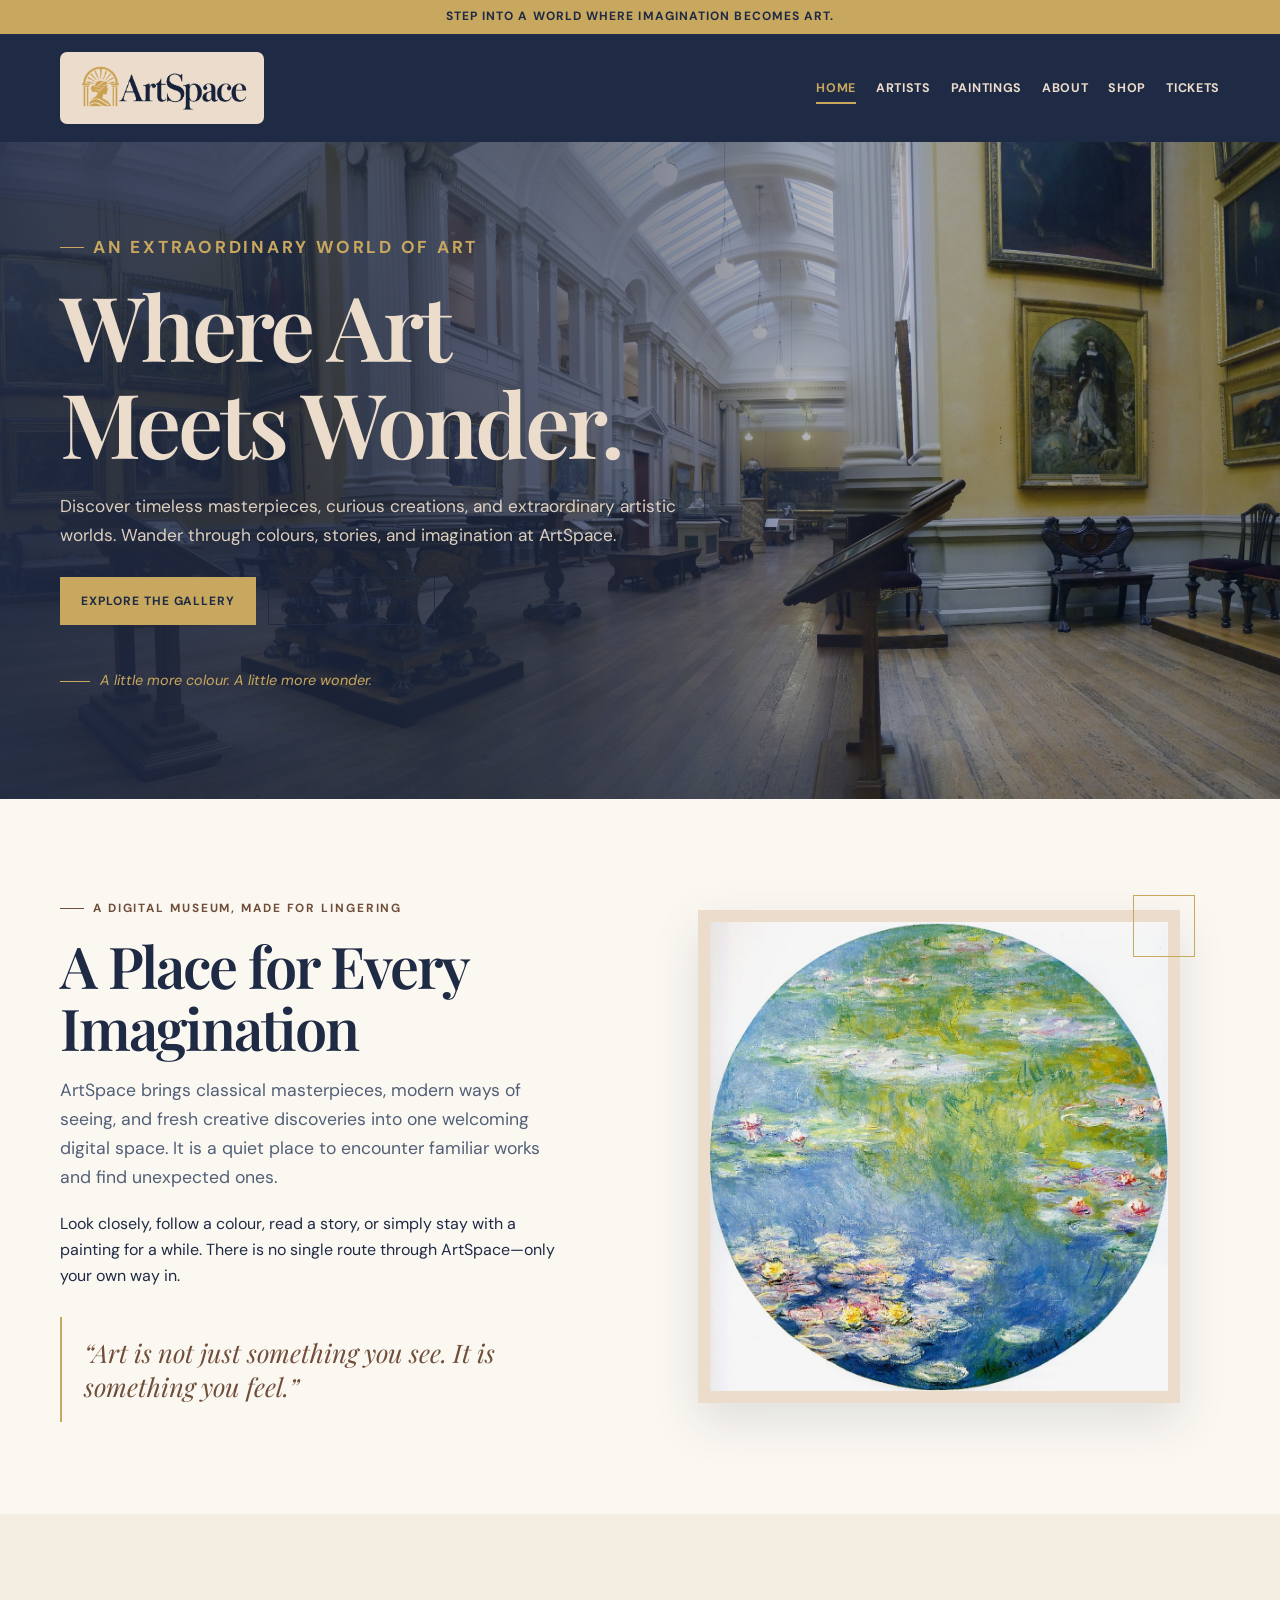
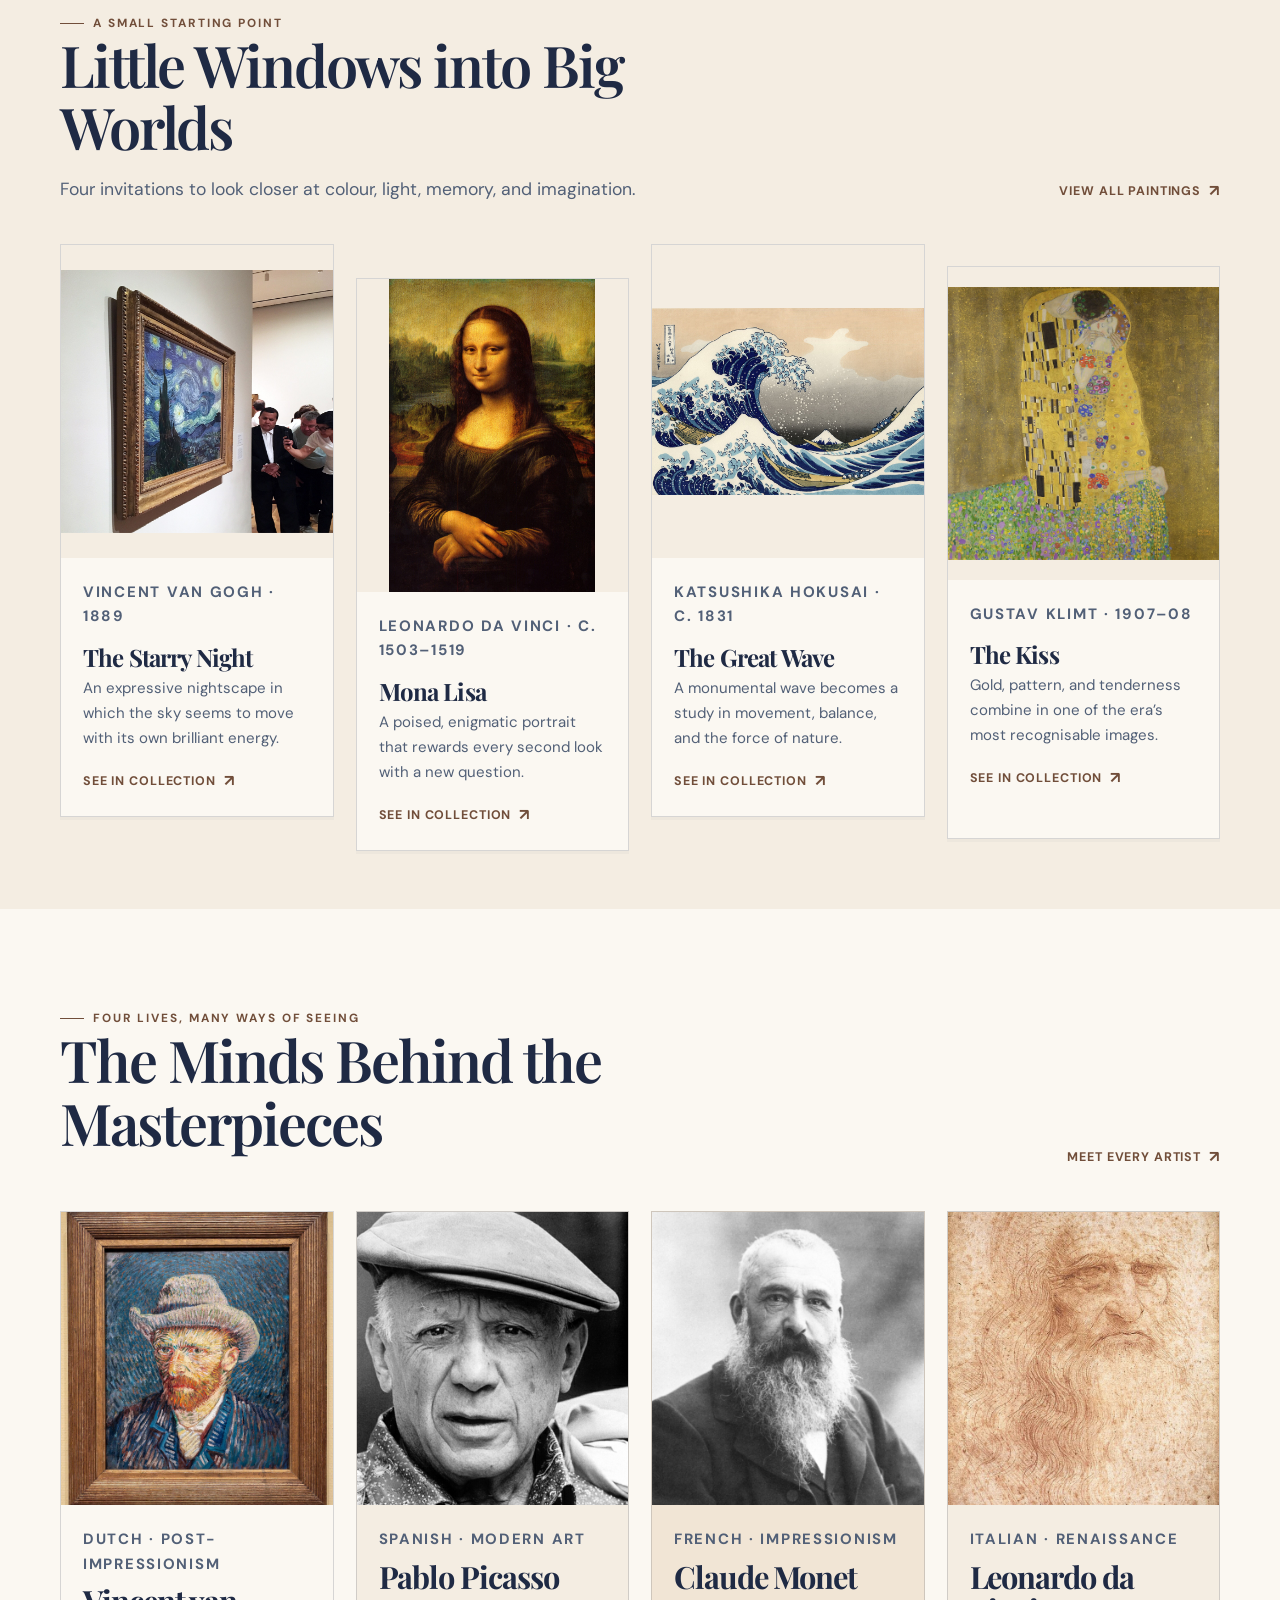
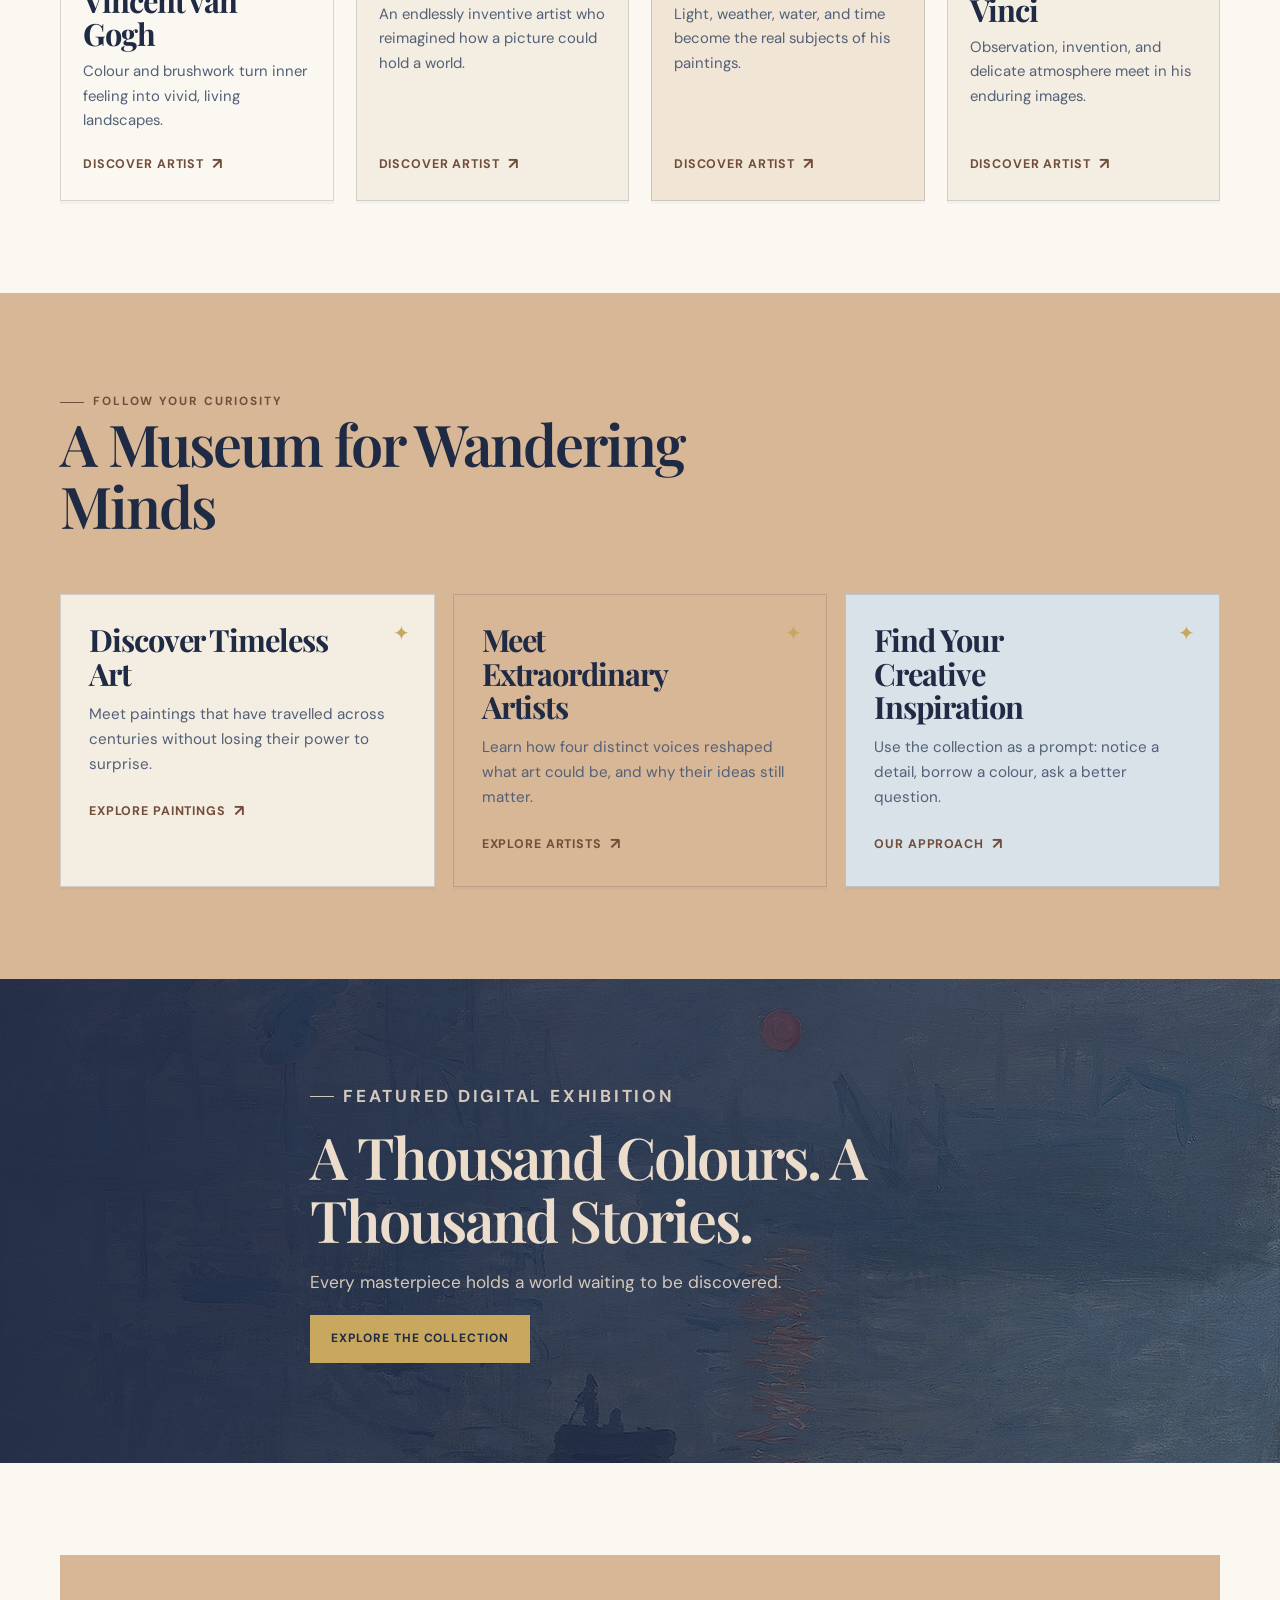
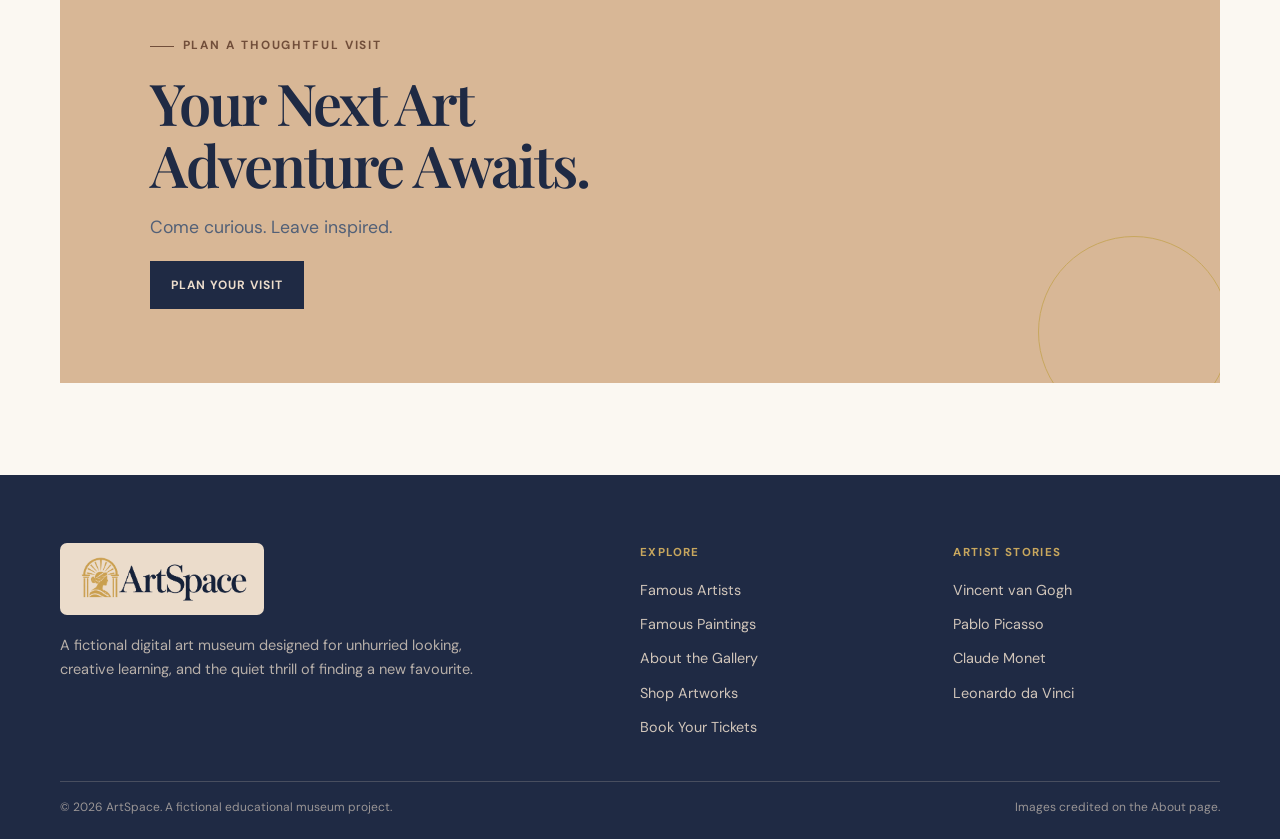
<file: index.html>
<!doctype html>
<html lang="en">
<head>
  <meta charset="utf-8">
  <meta name="viewport" content="width=device-width, initial-scale=1">
  <meta name="description" content="ArtSpace is a fictional digital museum for curious visitors, timeless masterpieces, and creative discovery.">
  <title>ArtSpace | Where Art Meets Wonder</title>
  <link rel="stylesheet" href="style.css">
</head>
<body>
  <div class="announcement">Step into a world where imagination becomes art.</div>
  <header class="site-header">
    <div class="wrap nav-shell">
      <a class="brand" href="index.html" aria-label="ArtSpace home">
        <img class="brand-logo" src="images/artspace-logo-v2.png" alt="ArtSpace Digital Art Gallery">
      </a>
      <nav class="site-nav" aria-label="Primary navigation">
        <a href="index.html" aria-current="page">Home</a>
        <a href="artists.html">Artists</a>
        <a href="paintings.html">Paintings</a>
        <a href="about.html">About</a>
        <a href="shop.html">Shop</a>
        <a href="tickets.html">Tickets</a>
      </nav>
    </div>
  </header>

  <main class="page-main">
    <section class="hero" aria-labelledby="hero-title">
      <div class="hero-media"><img src="images/gallery-hero.jpg" alt="Sunlit historic art gallery with golden walls, framed paintings, columns, and a glass roof"></div>
      <div class="wrap hero-content">
        <div class="hero-copy">
          <p class="eyebrow">An extraordinary world of art</p>
          <h1 id="hero-title">Where Art<br>Meets Wonder.</h1>
          <p>Discover timeless masterpieces, curious creations, and extraordinary artistic worlds. Wander through colours, stories, and imagination at ArtSpace.</p>
          <div class="hero-actions">
            <a class="button button--gold" href="paintings.html">Explore the gallery</a>
            <a class="button button--outline" href="artists.html">Meet the artists</a>
          </div>
          <p class="hero-note">A little more colour. A little more wonder.</p>
        </div>
      </div>
    </section>

    <section class="section" aria-labelledby="imagination-title">
      <div class="wrap split">
        <div>
          <p class="eyebrow">A digital museum, made for lingering</p>
          <h2 id="imagination-title">A Place for Every Imagination</h2>
          <p class="lead">ArtSpace brings classical masterpieces, modern ways of seeing, and fresh creative discoveries into one welcoming digital space. It is a quiet place to encounter familiar works and find unexpected ones.</p>
          <p>Look closely, follow a colour, read a story, or simply stay with a painting for a while. There is no single route through ArtSpace—only your own way in.</p>
          <p class="pull-quote">“Art is not just something you see. It is something you feel.”</p>
        </div>
        <figure class="image-frame image-frame--art">
          <img src="images/paintings/water-lilies.jpg" loading="lazy" alt="Claude Monet's Water Lilies painting, with blue water and pale blossoms">
        </figure>
      </div>
    </section>

    <section class="section section--paper" aria-labelledby="windows-title">
      <div class="wrap">
        <div class="section-head">
          <div>
            <p class="eyebrow">A small starting point</p>
            <h2 id="windows-title">Little Windows into Big Worlds</h2>
            <p class="lead">Four invitations to look closer at colour, light, memory, and imagination.</p>
          </div>
          <a class="text-link" href="paintings.html">View all paintings</a>
        </div>
        <div class="collection-grid">
          <article class="art-card">
            <div class="art-media"><img src="images/paintings/starry-night.jpg" loading="lazy" alt="The Starry Night by Vincent van Gogh, a swirling blue night sky over a village"></div>
            <div class="art-body"><p class="art-meta">Vincent van Gogh · 1889</p><h3>The Starry Night</h3><p>An expressive nightscape in which the sky seems to move with its own brilliant energy.</p><a class="text-link" href="paintings.html#modern">See in collection</a></div>
          </article>
          <article class="art-card">
            <div class="art-media"><img src="images/paintings/mona-lisa.jpg" loading="lazy" alt="Leonardo da Vinci's Mona Lisa portrait"></div>
            <div class="art-body"><p class="art-meta">Leonardo da Vinci · c. 1503–1519</p><h3>Mona Lisa</h3><p>A poised, enigmatic portrait that rewards every second look with a new question.</p><a class="text-link" href="paintings.html#classical">See in collection</a></div>
          </article>
          <article class="art-card">
            <div class="art-media"><img src="images/paintings/great-wave.jpg" loading="lazy" alt="The Great Wave off Kanagawa by Katsushika Hokusai, with a foaming wave above boats"></div>
            <div class="art-body"><p class="art-meta">Katsushika Hokusai · c. 1831</p><h3>The Great Wave</h3><p>A monumental wave becomes a study in movement, balance, and the force of nature.</p><a class="text-link" href="paintings.html#classical">See in collection</a></div>
          </article>
          <article class="art-card">
            <div class="art-media"><img src="images/paintings/kiss.jpg" loading="lazy" alt="The Kiss by Gustav Klimt, a couple embraced in a gold patterned composition"></div>
            <div class="art-body"><p class="art-meta">Gustav Klimt · 1907–08</p><h3>The Kiss</h3><p>Gold, pattern, and tenderness combine in one of the era’s most recognisable images.</p><a class="text-link" href="paintings.html#modern">See in collection</a></div>
          </article>
        </div>
      </div>
    </section>

    <section class="section" aria-labelledby="minds-title">
      <div class="wrap">
        <div class="section-head">
          <div>
            <p class="eyebrow">Four lives, many ways of seeing</p>
            <h2 id="minds-title">The Minds Behind the Masterpieces</h2>
          </div>
          <a class="text-link" href="artists.html">Meet every artist</a>
        </div>
        <div class="artist-grid">
          <article class="artist-card"><img src="images/van-gogh.jpg" loading="lazy" alt="Vincent van Gogh's Self-Portrait with Grey Felt Hat"><div class="artist-body"><p class="card-kicker">Dutch · Post-Impressionism</p><h3>Vincent van Gogh</h3><p>Colour and brushwork turn inner feeling into vivid, living landscapes.</p><a class="text-link" href="artist-van-gogh.html">Discover artist</a></div></article>
          <article class="artist-card"><img src="images/picasso.jpg" loading="lazy" alt="Black-and-white portrait photograph of Pablo Picasso wearing a cap"><div class="artist-body"><p class="card-kicker">Spanish · Modern art</p><h3>Pablo Picasso</h3><p>An endlessly inventive artist who reimagined how a picture could hold a world.</p><a class="text-link" href="artist-picasso.html">Discover artist</a></div></article>
          <article class="artist-card"><img src="images/monet.jpg" loading="lazy" alt="Portrait photograph of Claude Monet with a long white beard"><div class="artist-body"><p class="card-kicker">French · Impressionism</p><h3>Claude Monet</h3><p>Light, weather, water, and time become the real subjects of his paintings.</p><a class="text-link" href="artist-monet.html">Discover artist</a></div></article>
          <article class="artist-card"><img src="images/da-vinci.jpg" loading="lazy" alt="Leonardo da Vinci's red chalk self-portrait drawing"><div class="artist-body"><p class="card-kicker">Italian · Renaissance</p><h3>Leonardo da Vinci</h3><p>Observation, invention, and delicate atmosphere meet in his enduring images.</p><a class="text-link" href="artist-da-vinci.html">Discover artist</a></div></article>
        </div>
      </div>
    </section>

    <section class="section section--tan" aria-labelledby="highlights-title">
      <div class="wrap">
        <div class="section-head"><div><p class="eyebrow">Follow your curiosity</p><h2 id="highlights-title">A Museum for Wandering Minds</h2></div></div>
        <div class="highlight-grid">
          <article class="info-card"><h3>Discover Timeless Art</h3><p>Meet paintings that have travelled across centuries without losing their power to surprise.</p><a class="text-link" href="paintings.html">Explore paintings</a></article>
          <article class="info-card"><h3>Meet Extraordinary Artists</h3><p>Learn how four distinct voices reshaped what art could be, and why their ideas still matter.</p><a class="text-link" href="artists.html">Explore artists</a></article>
          <article class="info-card"><h3>Find Your Creative Inspiration</h3><p>Use the collection as a prompt: notice a detail, borrow a colour, ask a better question.</p><a class="text-link" href="about.html">Our approach</a></article>
        </div>
      </div>
    </section>

    <section class="exhibition" aria-labelledby="exhibition-title">
      <img src="images/paintings/impression-sunrise.jpg" loading="lazy" alt="Claude Monet's Impression, Sunrise, with a red sun over a misty harbour">
      <div class="wrap exhibition-copy"><p class="eyebrow">Featured digital exhibition</p><h2 id="exhibition-title">A Thousand Colours. A Thousand Stories.</h2><p>Every masterpiece holds a world waiting to be discovered.</p><a class="button button--gold" href="paintings.html">Explore the collection</a></div>
    </section>

    <section class="section" aria-labelledby="visit-title">
      <div class="wrap visit-cta"><p class="eyebrow">Plan a thoughtful visit</p><h2 id="visit-title">Your Next Art Adventure Awaits.</h2><p class="lead">Come curious. Leave inspired.</p><a class="button" href="tickets.html">Plan your visit</a></div>
    </section>
  </main>

  <footer class="site-footer">
    <div class="wrap footer-top">
      <div><a class="brand footer-brand" href="index.html"><img class="brand-logo" src="images/artspace-logo-v2.png" alt="ArtSpace Digital Art Gallery"></a><p class="footer-copy">A fictional digital art museum designed for unhurried looking, creative learning, and the quiet thrill of finding a new favourite.</p></div>
      <div><p class="footer-title">Explore</p><ul class="footer-links"><li><a href="artists.html">Famous Artists</a></li><li><a href="paintings.html">Famous Paintings</a></li><li><a href="about.html">About the Gallery</a></li><li><a href="shop.html">Shop Artworks</a></li><li><a href="tickets.html">Book Your Tickets</a></li></ul></div>
      <div><p class="footer-title">Artist stories</p><ul class="footer-links"><li><a href="artist-van-gogh.html">Vincent van Gogh</a></li><li><a href="artist-picasso.html">Pablo Picasso</a></li><li><a href="artist-monet.html">Claude Monet</a></li><li><a href="artist-da-vinci.html">Leonardo da Vinci</a></li></ul></div>
    </div>
    <div class="wrap footer-bottom"><span>© 2026 ArtSpace. A fictional educational museum project.</span><span>Images credited on the About page.</span></div>
  </footer>
</body>
</html>
</file>
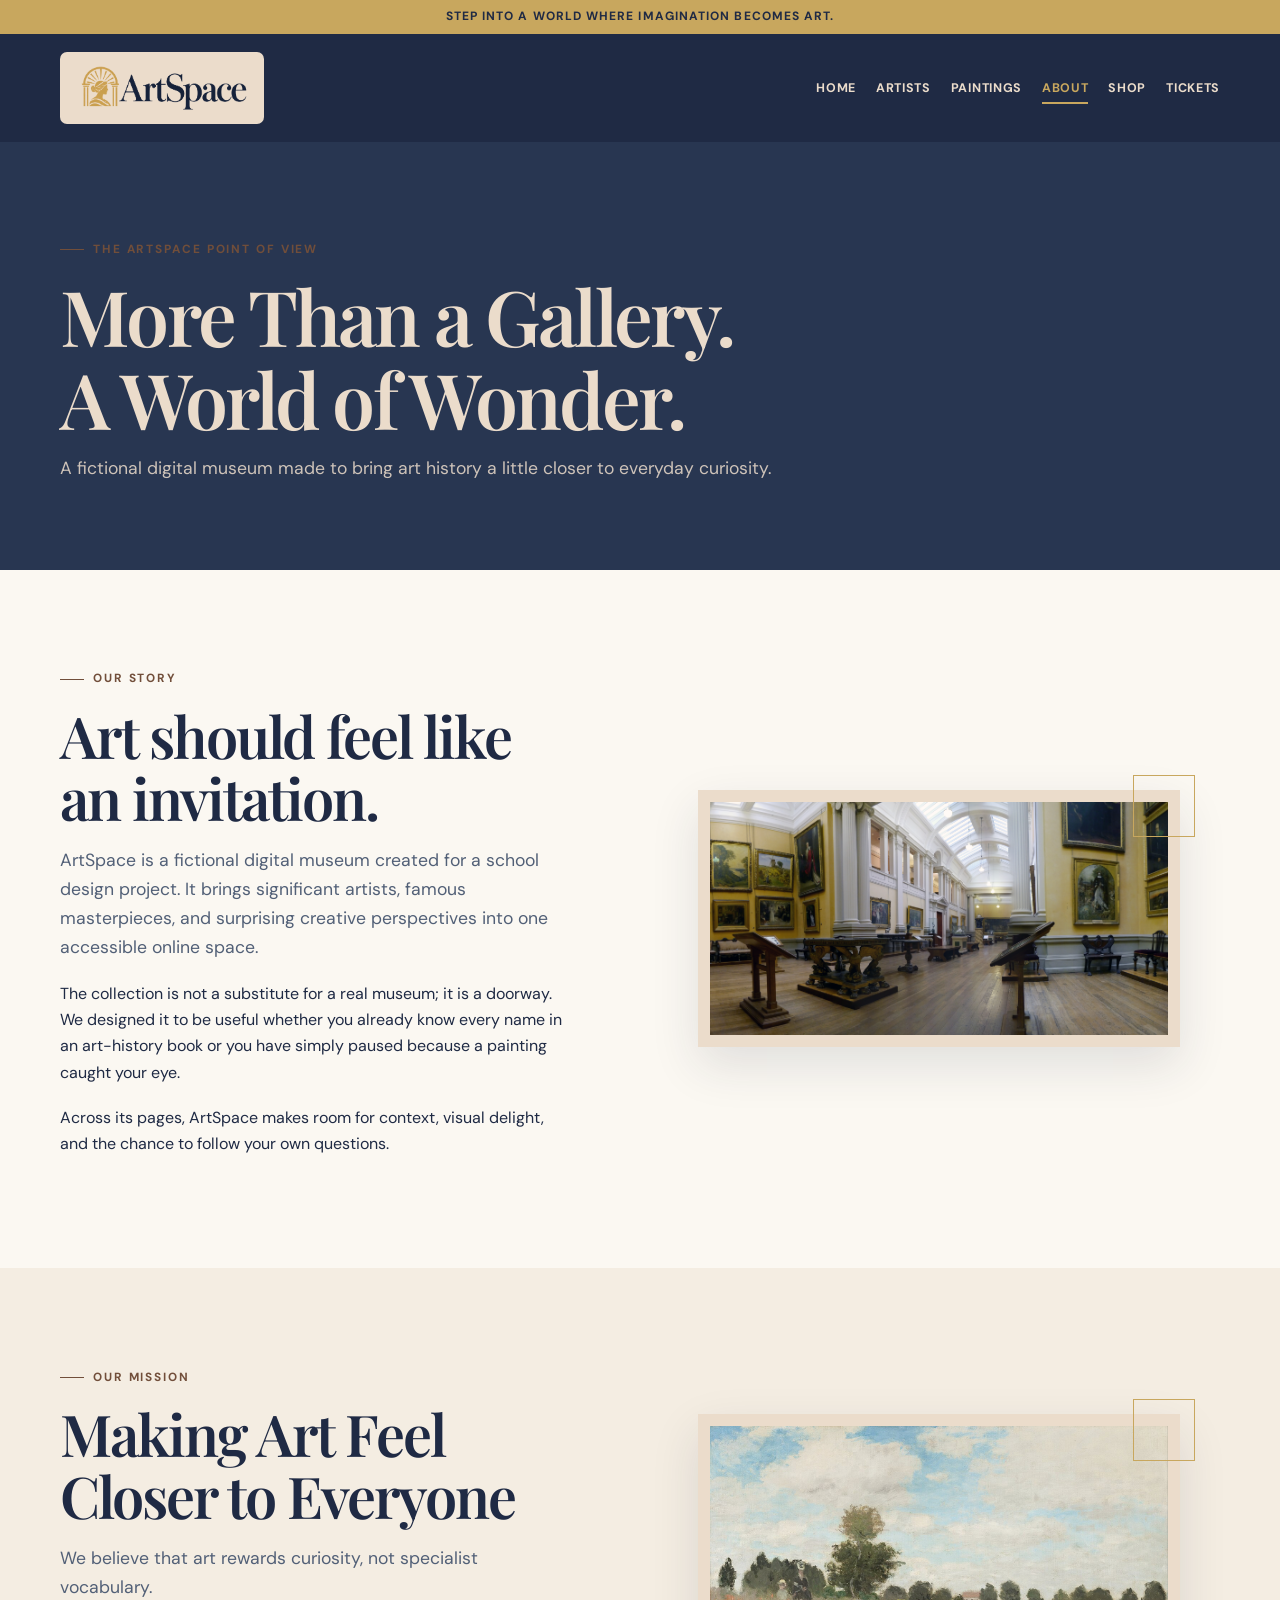
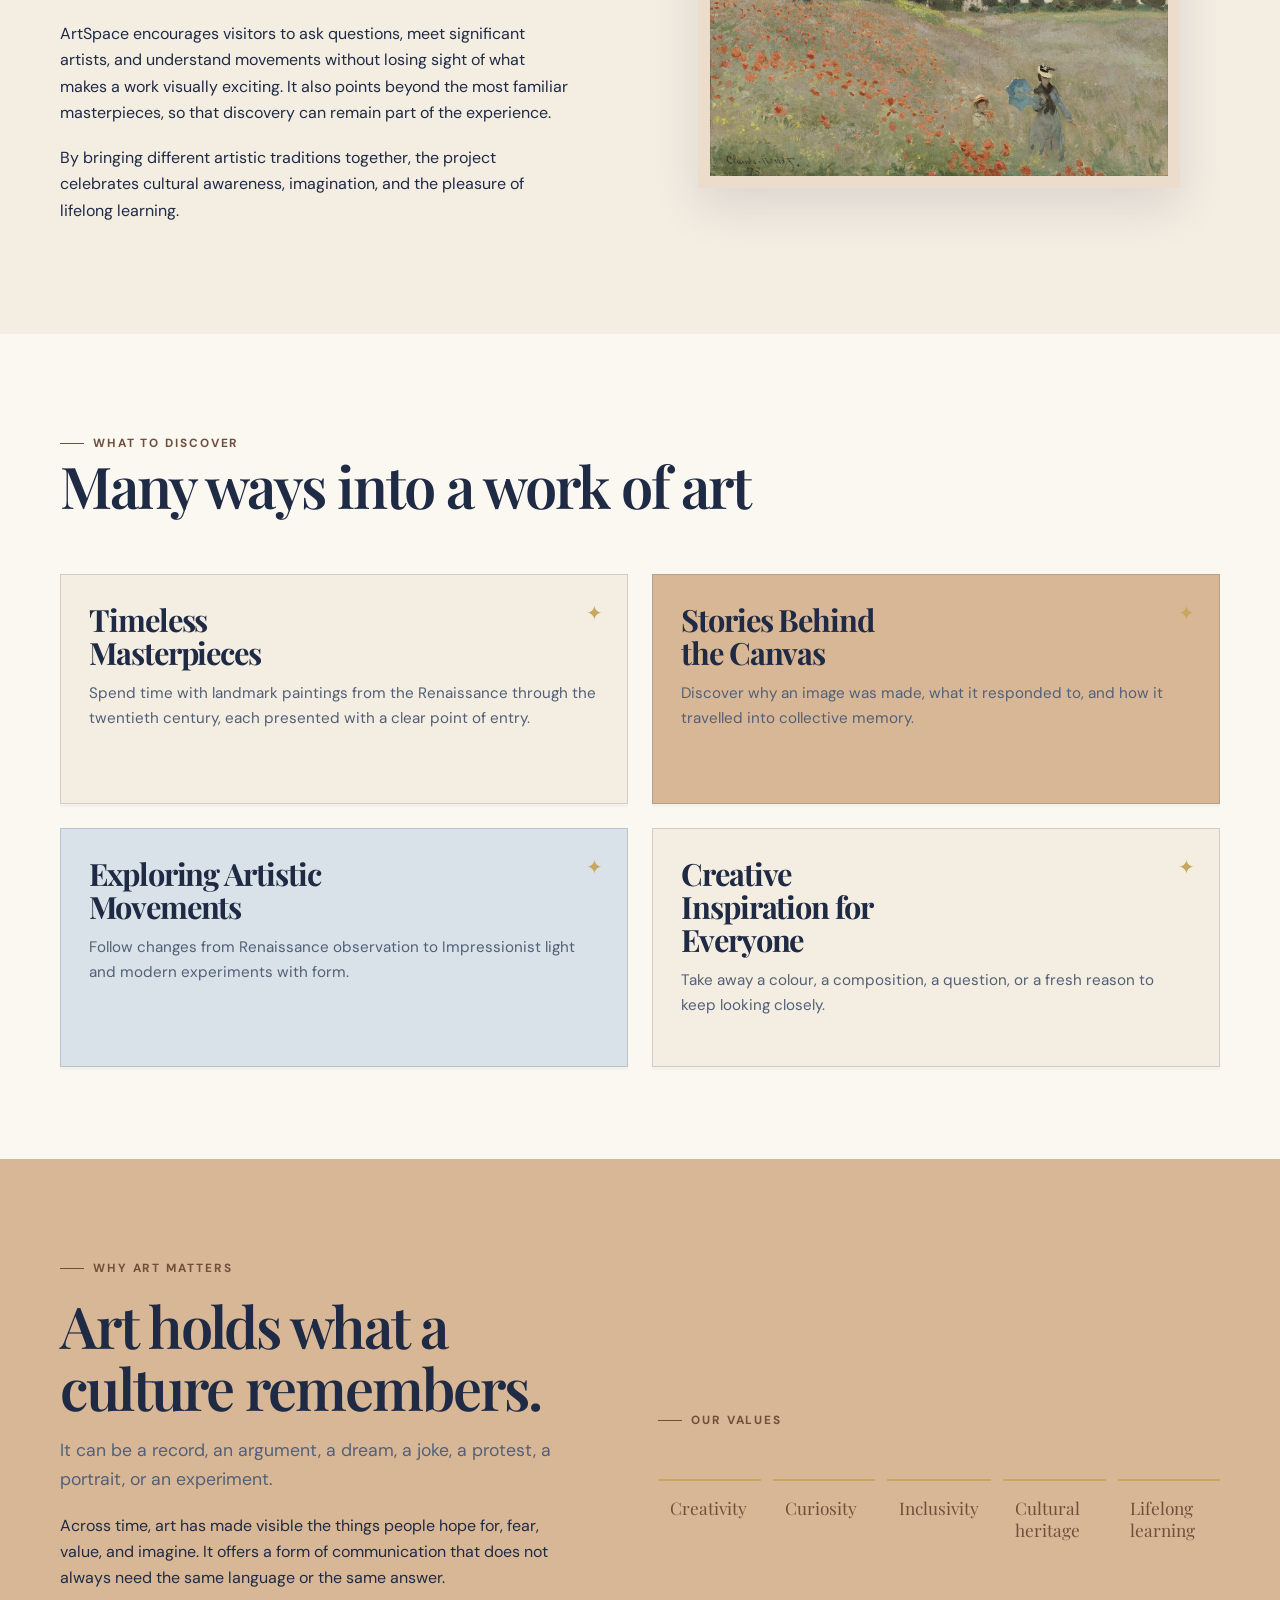
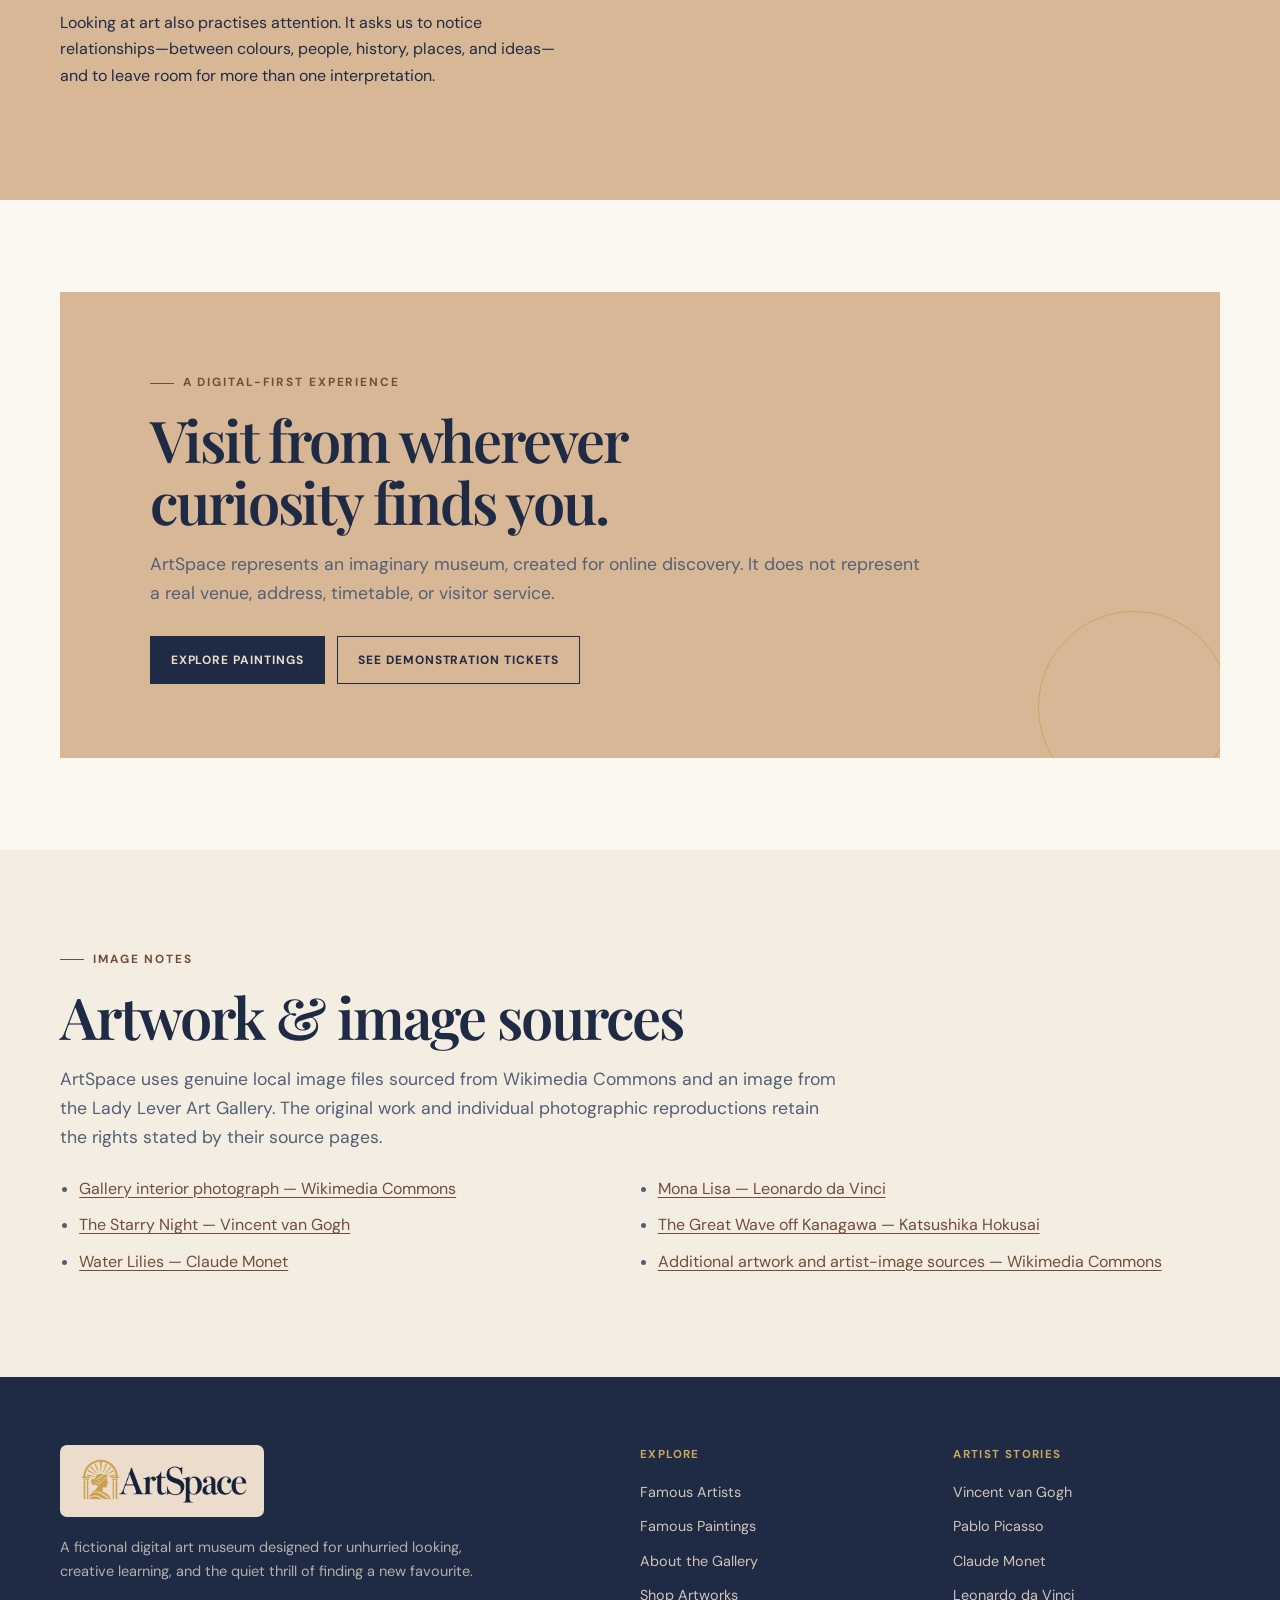
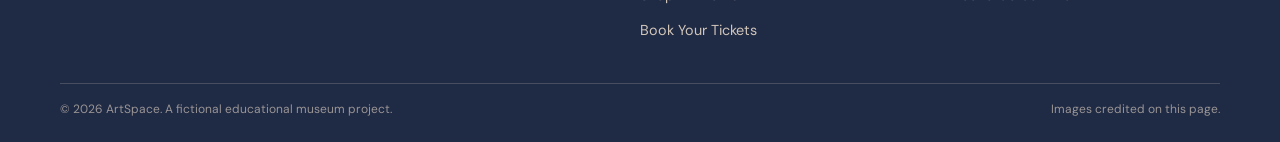
<file: about.html>
<!doctype html>
<html lang="en">
<head><meta charset="utf-8"><meta name="viewport" content="width=device-width, initial-scale=1"><meta name="description" content="Learn about ArtSpace, a fictional digital museum created to make art more approachable."><title>About the Gallery | ArtSpace</title><link rel="stylesheet" href="style.css"></head>
<body>
  <div class="announcement">Step into a world where imagination becomes art.</div>
  <header class="site-header"><div class="wrap nav-shell"><a class="brand" href="index.html" aria-label="ArtSpace home"><img class="brand-logo" src="images/artspace-logo-v2.png" alt="ArtSpace Digital Art Gallery"></a><nav class="site-nav" aria-label="Primary navigation"><a href="index.html">Home</a><a href="artists.html">Artists</a><a href="paintings.html">Paintings</a><a href="about.html" aria-current="page">About</a><a href="shop.html">Shop</a><a href="tickets.html">Tickets</a></nav></div></header>
  <main class="page-main">
    <section class="page-intro" aria-labelledby="about-title"><div class="wrap"><p class="eyebrow">The ArtSpace point of view</p><h1 id="about-title">More Than a Gallery.<br>A World of Wonder.</h1><p class="lead">A fictional digital museum made to bring art history a little closer to everyday curiosity.</p></div></section>
    <section class="section"><div class="wrap split"><div><p class="eyebrow">Our story</p><h2>Art should feel like an invitation.</h2><p class="lead">ArtSpace is a fictional digital museum created for a school design project. It brings significant artists, famous masterpieces, and surprising creative perspectives into one accessible online space.</p><p>The collection is not a substitute for a real museum; it is a doorway. We designed it to be useful whether you already know every name in an art-history book or you have simply paused because a painting caught your eye.</p><p>Across its pages, ArtSpace makes room for context, visual delight, and the chance to follow your own questions.</p></div><figure class="image-frame"><img src="images/gallery-hero.jpg" loading="lazy" alt="Bright historic art gallery interior with golden walls, framed art, and a skylight"></figure></div></section>
    <section class="section section--paper" aria-labelledby="mission-title"><div class="wrap split split--reverse"><figure class="image-frame image-frame--art"><img src="images/paintings/poppy-field.jpg" loading="lazy" alt="Claude Monet's Poppy Field near Argenteuil"></figure><div><p class="eyebrow">Our mission</p><h2 id="mission-title">Making Art Feel Closer to Everyone</h2><p class="lead">We believe that art rewards curiosity, not specialist vocabulary.</p><p>ArtSpace encourages visitors to ask questions, meet significant artists, and understand movements without losing sight of what makes a work visually exciting. It also points beyond the most familiar masterpieces, so that discovery can remain part of the experience.</p><p>By bringing different artistic traditions together, the project celebrates cultural awareness, imagination, and the pleasure of lifelong learning.</p></div></div></section>
    <section class="section" aria-labelledby="discover-title"><div class="wrap"><div class="section-head"><div><p class="eyebrow">What to discover</p><h2 id="discover-title">Many ways into a work of art</h2></div></div><div class="about-grid"><article class="info-card"><h3>Timeless Masterpieces</h3><p>Spend time with landmark paintings from the Renaissance through the twentieth century, each presented with a clear point of entry.</p></article><article class="info-card"><h3>Stories Behind the Canvas</h3><p>Discover why an image was made, what it responded to, and how it travelled into collective memory.</p></article><article class="info-card"><h3>Exploring Artistic Movements</h3><p>Follow changes from Renaissance observation to Impressionist light and modern experiments with form.</p></article><article class="info-card"><h3>Creative Inspiration for Everyone</h3><p>Take away a colour, a composition, a question, or a fresh reason to keep looking closely.</p></article></div></div></section>
    <section class="section section--tan" aria-labelledby="matters-title"><div class="wrap split"><div><p class="eyebrow">Why art matters</p><h2 id="matters-title">Art holds what a culture remembers.</h2><p class="lead">It can be a record, an argument, a dream, a joke, a protest, a portrait, or an experiment.</p><p>Across time, art has made visible the things people hope for, fear, value, and imagine. It offers a form of communication that does not always need the same language or the same answer.</p><p>Looking at art also practises attention. It asks us to notice relationships—between colours, people, history, places, and ideas—and to leave room for more than one interpretation.</p></div><div><p class="eyebrow">Our values</p><ul class="values"><li>Creativity</li><li>Curiosity</li><li>Inclusivity</li><li>Cultural heritage</li><li>Lifelong learning</li></ul></div></div></section>
    <section class="section" aria-labelledby="visit-title"><div class="wrap visit-cta"><p class="eyebrow">A digital-first experience</p><h2 id="visit-title">Visit from wherever curiosity finds you.</h2><p class="lead">ArtSpace represents an imaginary museum, created for online discovery. It does not represent a real venue, address, timetable, or visitor service.</p><div class="button-row"><a class="button" href="paintings.html">Explore paintings</a><a class="button button--outline" href="tickets.html">See demonstration tickets</a></div></div></section>
    <section class="section section--paper" id="image-notes" aria-labelledby="credits-title"><div class="wrap"><p class="eyebrow">Image notes</p><h2 id="credits-title">Artwork &amp; image sources</h2><p class="lead">ArtSpace uses genuine local image files sourced from Wikimedia Commons and an image from the Lady Lever Art Gallery. The original work and individual photographic reproductions retain the rights stated by their source pages.</p><ul class="credits-list"><li><a href="https://commons.wikimedia.org/wiki/File:Lady_Lever_Art_Gallery,_Port_Sunlight,_Wirral._(30_365)_(12223683453).jpg" target="_blank" rel="noopener noreferrer">Gallery interior photograph — Wikimedia Commons</a></li><li><a href="https://commons.wikimedia.org/wiki/File:The_Starry_Night.jpg" target="_blank" rel="noopener noreferrer">The Starry Night — Vincent van Gogh</a></li><li><a href="https://commons.wikimedia.org/wiki/File:Claude_Monet_Water_Lilies_1908.jpg" target="_blank" rel="noopener noreferrer">Water Lilies — Claude Monet</a></li><li><a href="https://commons.wikimedia.org/wiki/File:Mona_Lisa.jpg" target="_blank" rel="noopener noreferrer">Mona Lisa — Leonardo da Vinci</a></li><li><a href="https://commons.wikimedia.org/wiki/File:The_Great_Wave_off_Kanagawa.jpg" target="_blank" rel="noopener noreferrer">The Great Wave off Kanagawa — Katsushika Hokusai</a></li><li><a href="https://commons.wikimedia.org/" target="_blank" rel="noopener noreferrer">Additional artwork and artist-image sources — Wikimedia Commons</a></li></ul></div></section>
  </main>
  <footer class="site-footer"><div class="wrap footer-top"><div><a class="brand footer-brand" href="index.html"><img class="brand-logo" src="images/artspace-logo-v2.png" alt="ArtSpace Digital Art Gallery"></a><p class="footer-copy">A fictional digital art museum designed for unhurried looking, creative learning, and the quiet thrill of finding a new favourite.</p></div><div><p class="footer-title">Explore</p><ul class="footer-links"><li><a href="artists.html">Famous Artists</a></li><li><a href="paintings.html">Famous Paintings</a></li><li><a href="about.html">About the Gallery</a></li><li><a href="shop.html">Shop Artworks</a></li><li><a href="tickets.html">Book Your Tickets</a></li></ul></div><div><p class="footer-title">Artist stories</p><ul class="footer-links"><li><a href="artist-van-gogh.html">Vincent van Gogh</a></li><li><a href="artist-picasso.html">Pablo Picasso</a></li><li><a href="artist-monet.html">Claude Monet</a></li><li><a href="artist-da-vinci.html">Leonardo da Vinci</a></li></ul></div></div><div class="wrap footer-bottom"><span>© 2026 ArtSpace. A fictional educational museum project.</span><span>Images credited on this page.</span></div>
  </footer>
</body>
</html>
</file>
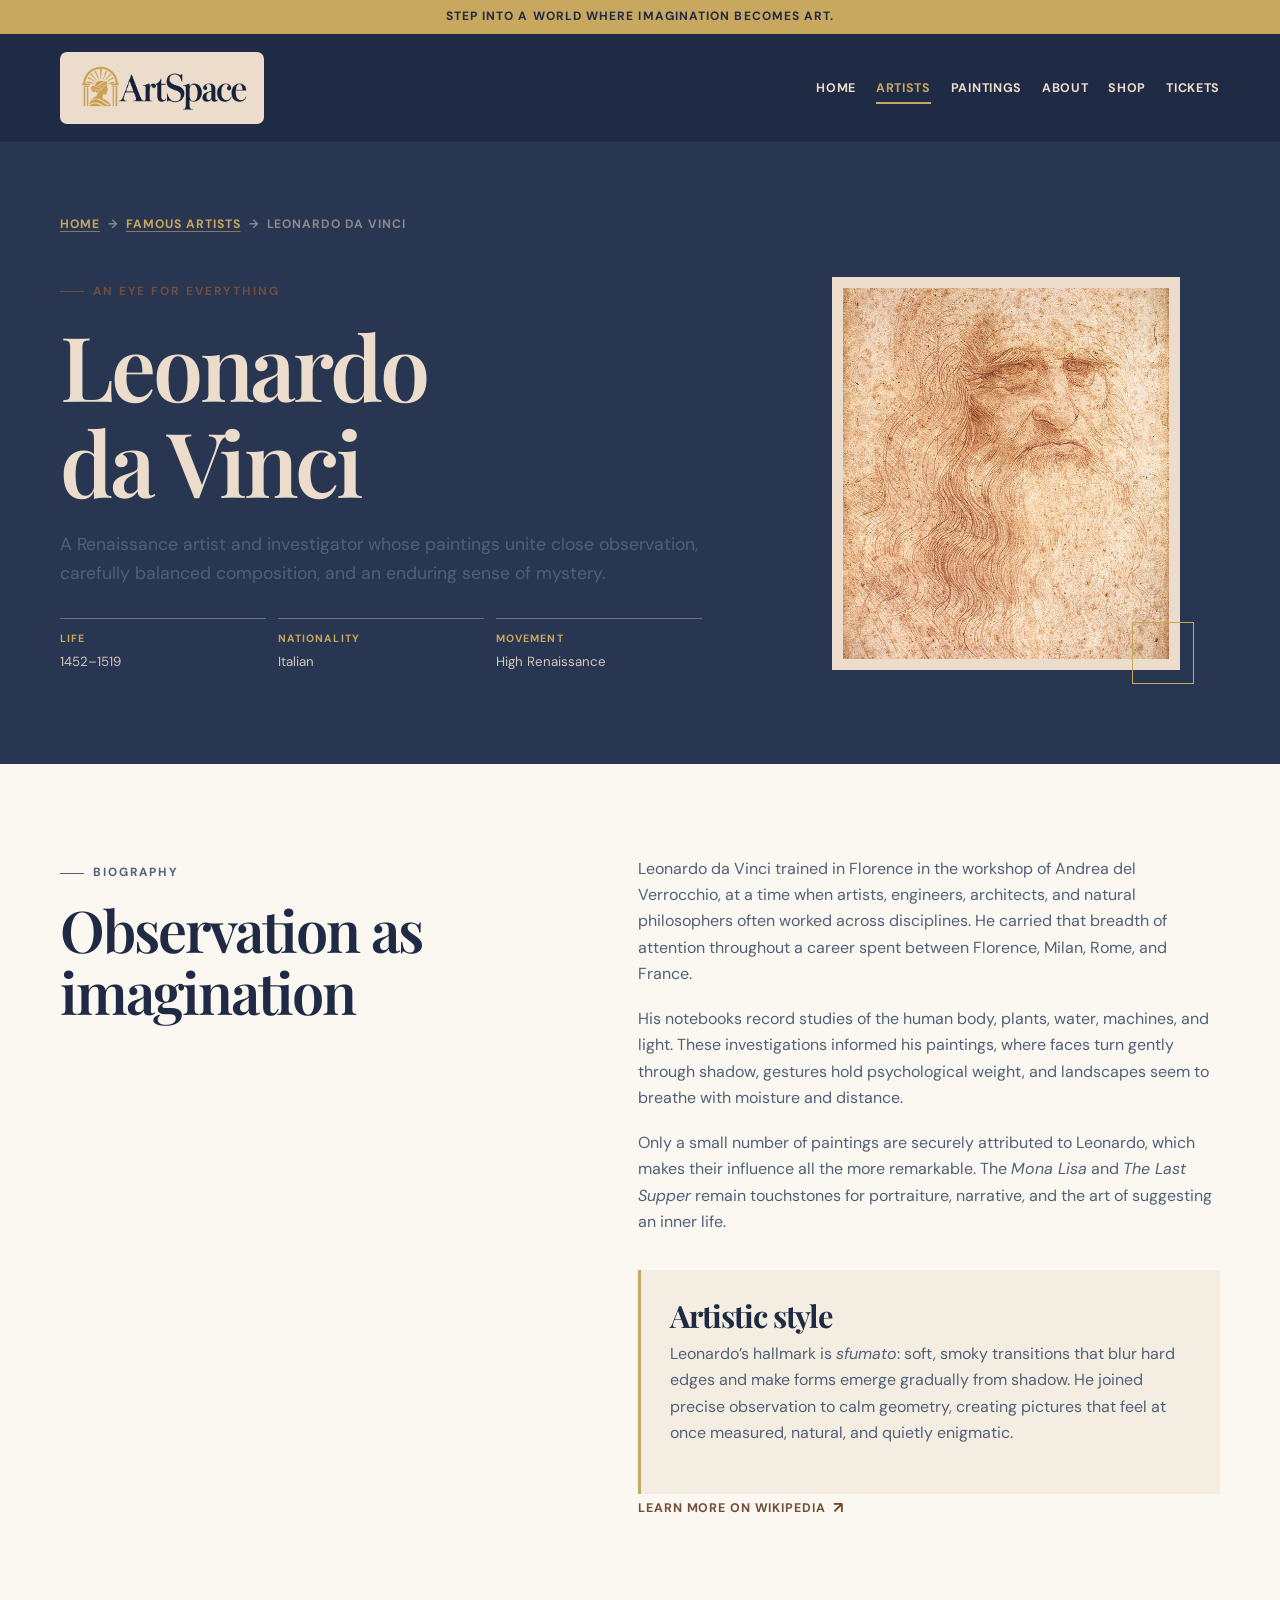
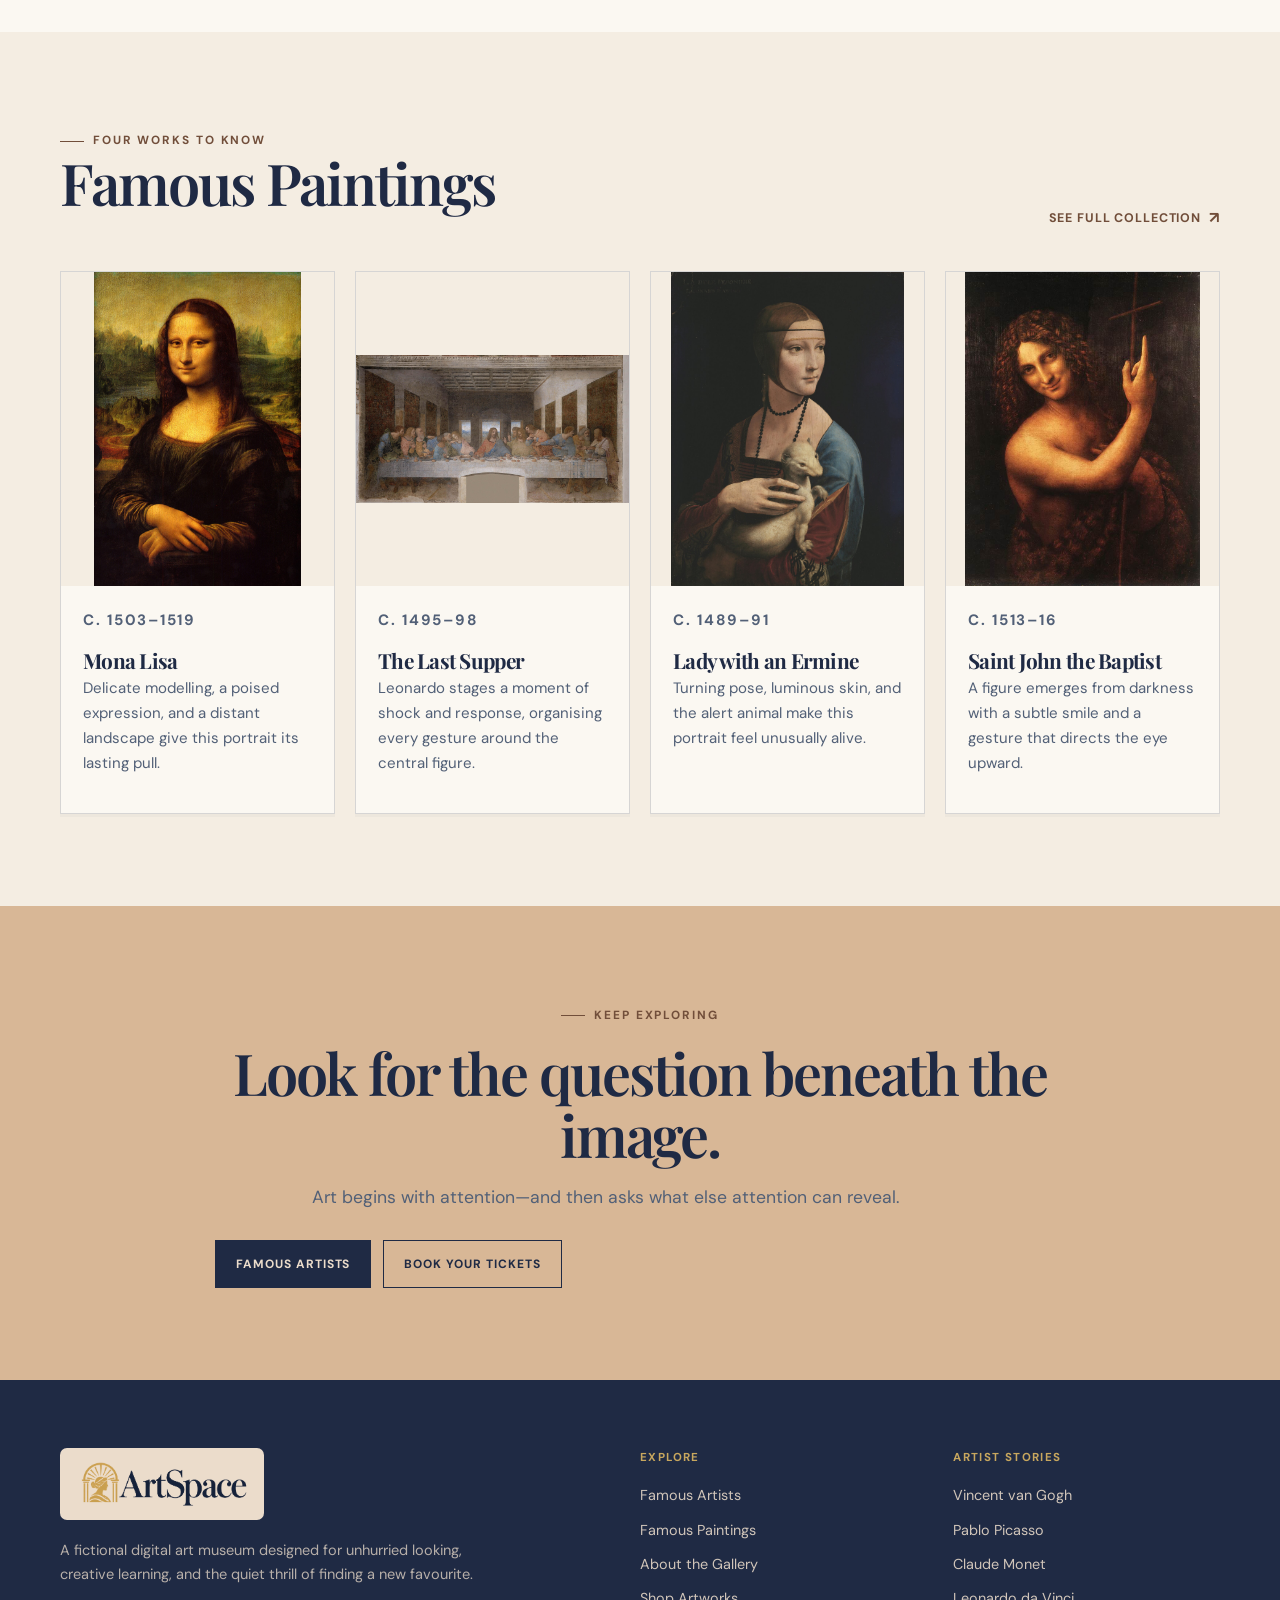
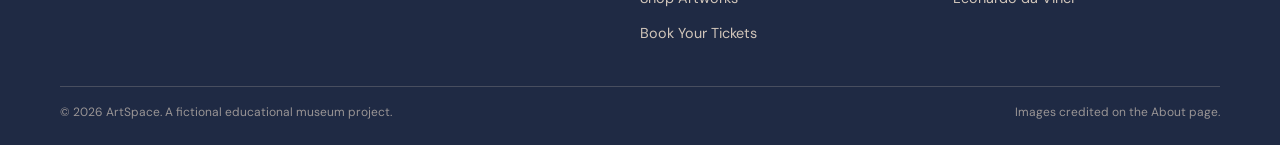
<file: artist-da-vinci.html>
<!doctype html>
<html lang="en">
<head><meta charset="utf-8"><meta name="viewport" content="width=device-width, initial-scale=1"><meta name="description" content="Discover the life, style, and famous paintings of Leonardo da Vinci at ArtSpace."><title>Leonardo da Vinci | ArtSpace</title><link rel="stylesheet" href="style.css"></head>
<body>
  <div class="announcement">Step into a world where imagination becomes art.</div>
  <header class="site-header"><div class="wrap nav-shell"><a class="brand" href="index.html" aria-label="ArtSpace home"><img class="brand-logo" src="images/artspace-logo-v2.png" alt="ArtSpace Digital Art Gallery"></a><nav class="site-nav" aria-label="Primary navigation"><a href="index.html">Home</a><a href="artists.html" aria-current="page">Artists</a><a href="paintings.html">Paintings</a><a href="about.html">About</a><a href="shop.html">Shop</a><a href="tickets.html">Tickets</a></nav></div></header>
  <main class="page-main">
    <section class="artist-hero" aria-labelledby="artist-title"><div class="wrap"><nav class="breadcrumbs" aria-label="Breadcrumb"><a href="index.html">Home</a><span>→</span><a href="artists.html">Famous artists</a><span>→</span><span aria-current="page">Leonardo da Vinci</span></nav><div class="artist-hero-grid"><div><p class="eyebrow">An eye for everything</p><h1 id="artist-title">Leonardo<br>da Vinci</h1><p class="lead">A Renaissance artist and investigator whose paintings unite close observation, carefully balanced composition, and an enduring sense of mystery.</p><ul class="artist-facts"><li><strong>Life</strong>1452–1519</li><li><strong>Nationality</strong>Italian</li><li><strong>Movement</strong>High Renaissance</li></ul></div><figure class="portrait-frame"><img src="images/da-vinci.jpg" alt="Leonardo da Vinci's red chalk self-portrait drawing"></figure></div></div></section>
    <section class="section"><div class="wrap prose-grid"><div><p class="eyebrow">Biography</p><h2>Observation as imagination</h2></div><div><p>Leonardo da Vinci trained in Florence in the workshop of Andrea del Verrocchio, at a time when artists, engineers, architects, and natural philosophers often worked across disciplines. He carried that breadth of attention throughout a career spent between Florence, Milan, Rome, and France.</p><p>His notebooks record studies of the human body, plants, water, machines, and light. These investigations informed his paintings, where faces turn gently through shadow, gestures hold psychological weight, and landscapes seem to breathe with moisture and distance.</p><p>Only a small number of paintings are securely attributed to Leonardo, which makes their influence all the more remarkable. The <em>Mona Lisa</em> and <em>The Last Supper</em> remain touchstones for portraiture, narrative, and the art of suggesting an inner life.</p><div class="style-note"><h3>Artistic style</h3><p>Leonardo’s hallmark is <em>sfumato</em>: soft, smoky transitions that blur hard edges and make forms emerge gradually from shadow. He joined precise observation to calm geometry, creating pictures that feel at once measured, natural, and quietly enigmatic.</p></div><p><a class="text-link" href="https://en.wikipedia.org/wiki/Leonardo_da_Vinci" target="_blank" rel="noopener noreferrer">Learn more on Wikipedia</a></p></div></div></section>
    <section class="section section--paper" aria-labelledby="works-title"><div class="wrap"><div class="section-head"><div><p class="eyebrow">Four works to know</p><h2 id="works-title">Famous Paintings</h2></div><a class="text-link" href="paintings.html">See full collection</a></div><div class="painting-grid"><article class="art-card"><div class="art-media"><img src="images/paintings/mona-lisa.jpg" loading="lazy" alt="Mona Lisa by Leonardo da Vinci"></div><div class="art-body"><p class="art-meta">c. 1503–1519</p><h3>Mona Lisa</h3><p>Delicate modelling, a poised expression, and a distant landscape give this portrait its lasting pull.</p></div></article><article class="art-card"><div class="art-media"><img src="images/paintings/last-supper.jpg" loading="lazy" alt="The Last Supper by Leonardo da Vinci, a long dining scene with Christ and apostles"></div><div class="art-body"><p class="art-meta">c. 1495–98</p><h3>The Last Supper</h3><p>Leonardo stages a moment of shock and response, organising every gesture around the central figure.</p></div></article><article class="art-card"><div class="art-media"><img src="images/paintings/lady-ermine.jpg" loading="lazy" alt="Lady with an Ermine by Leonardo da Vinci, a portrait of a woman holding an ermine"></div><div class="art-body"><p class="art-meta">c. 1489–91</p><h3>Lady with an Ermine</h3><p>Turning pose, luminous skin, and the alert animal make this portrait feel unusually alive.</p></div></article><article class="art-card"><div class="art-media"><img src="images/paintings/saint-john.jpg" loading="lazy" alt="Saint John the Baptist by Leonardo da Vinci"></div><div class="art-body"><p class="art-meta">c. 1513–16</p><h3>Saint John the Baptist</h3><p>A figure emerges from darkness with a subtle smile and a gesture that directs the eye upward.</p></div></article></div></div></section>
    <section class="section section--tan"><div class="wrap statement"><p class="eyebrow">Keep exploring</p><h2>Look for the question beneath the image.</h2><p class="lead">Art begins with attention—and then asks what else attention can reveal.</p><div class="button-row"><a class="button" href="artists.html">Famous artists</a><a class="button button--outline" href="tickets.html">Book your tickets</a></div></div></section>
  </main>
  <footer class="site-footer"><div class="wrap footer-top"><div><a class="brand footer-brand" href="index.html"><img class="brand-logo" src="images/artspace-logo-v2.png" alt="ArtSpace Digital Art Gallery"></a><p class="footer-copy">A fictional digital art museum designed for unhurried looking, creative learning, and the quiet thrill of finding a new favourite.</p></div><div><p class="footer-title">Explore</p><ul class="footer-links"><li><a href="artists.html">Famous Artists</a></li><li><a href="paintings.html">Famous Paintings</a></li><li><a href="about.html">About the Gallery</a></li><li><a href="shop.html">Shop Artworks</a></li><li><a href="tickets.html">Book Your Tickets</a></li></ul></div><div><p class="footer-title">Artist stories</p><ul class="footer-links"><li><a href="artist-van-gogh.html">Vincent van Gogh</a></li><li><a href="artist-picasso.html">Pablo Picasso</a></li><li><a href="artist-monet.html">Claude Monet</a></li><li><a href="artist-da-vinci.html">Leonardo da Vinci</a></li></ul></div></div><div class="wrap footer-bottom"><span>© 2026 ArtSpace. A fictional educational museum project.</span><span>Images credited on the About page.</span></div>
  </footer>
</body>
</html>
</file>
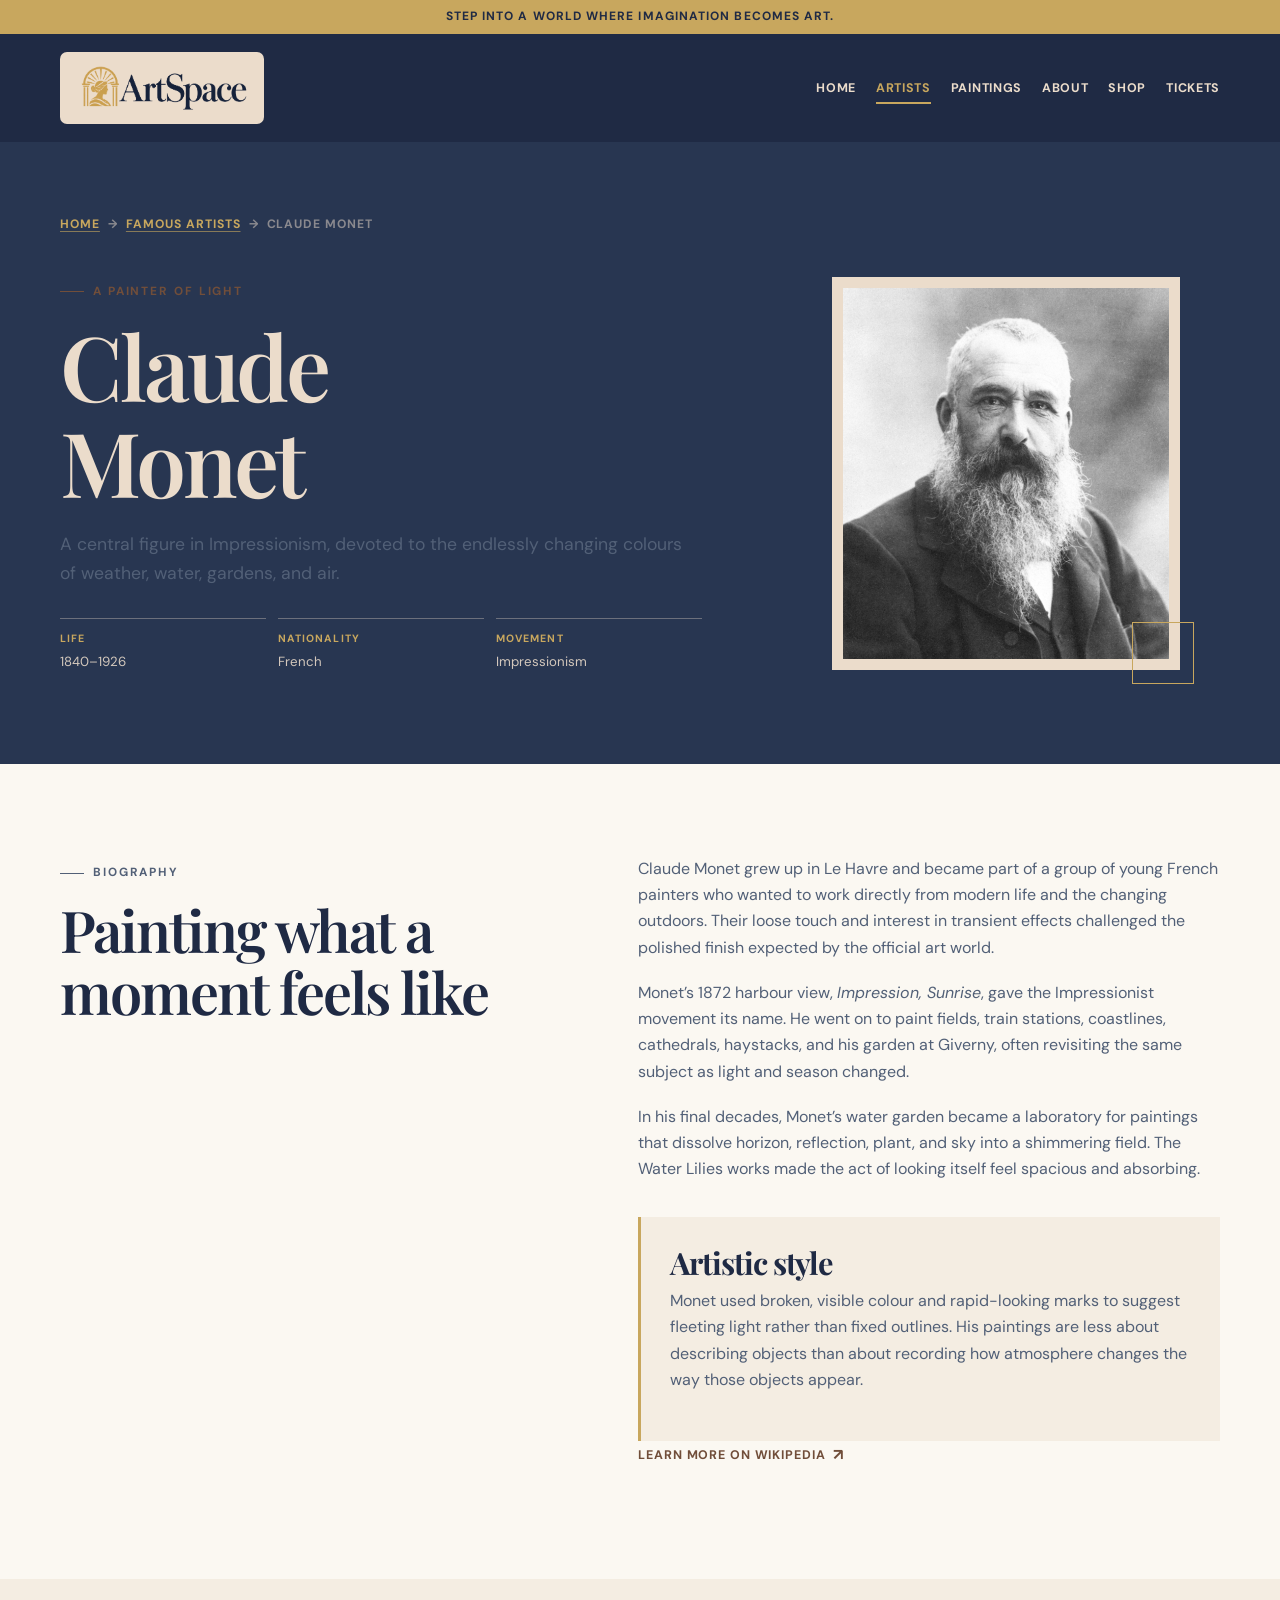
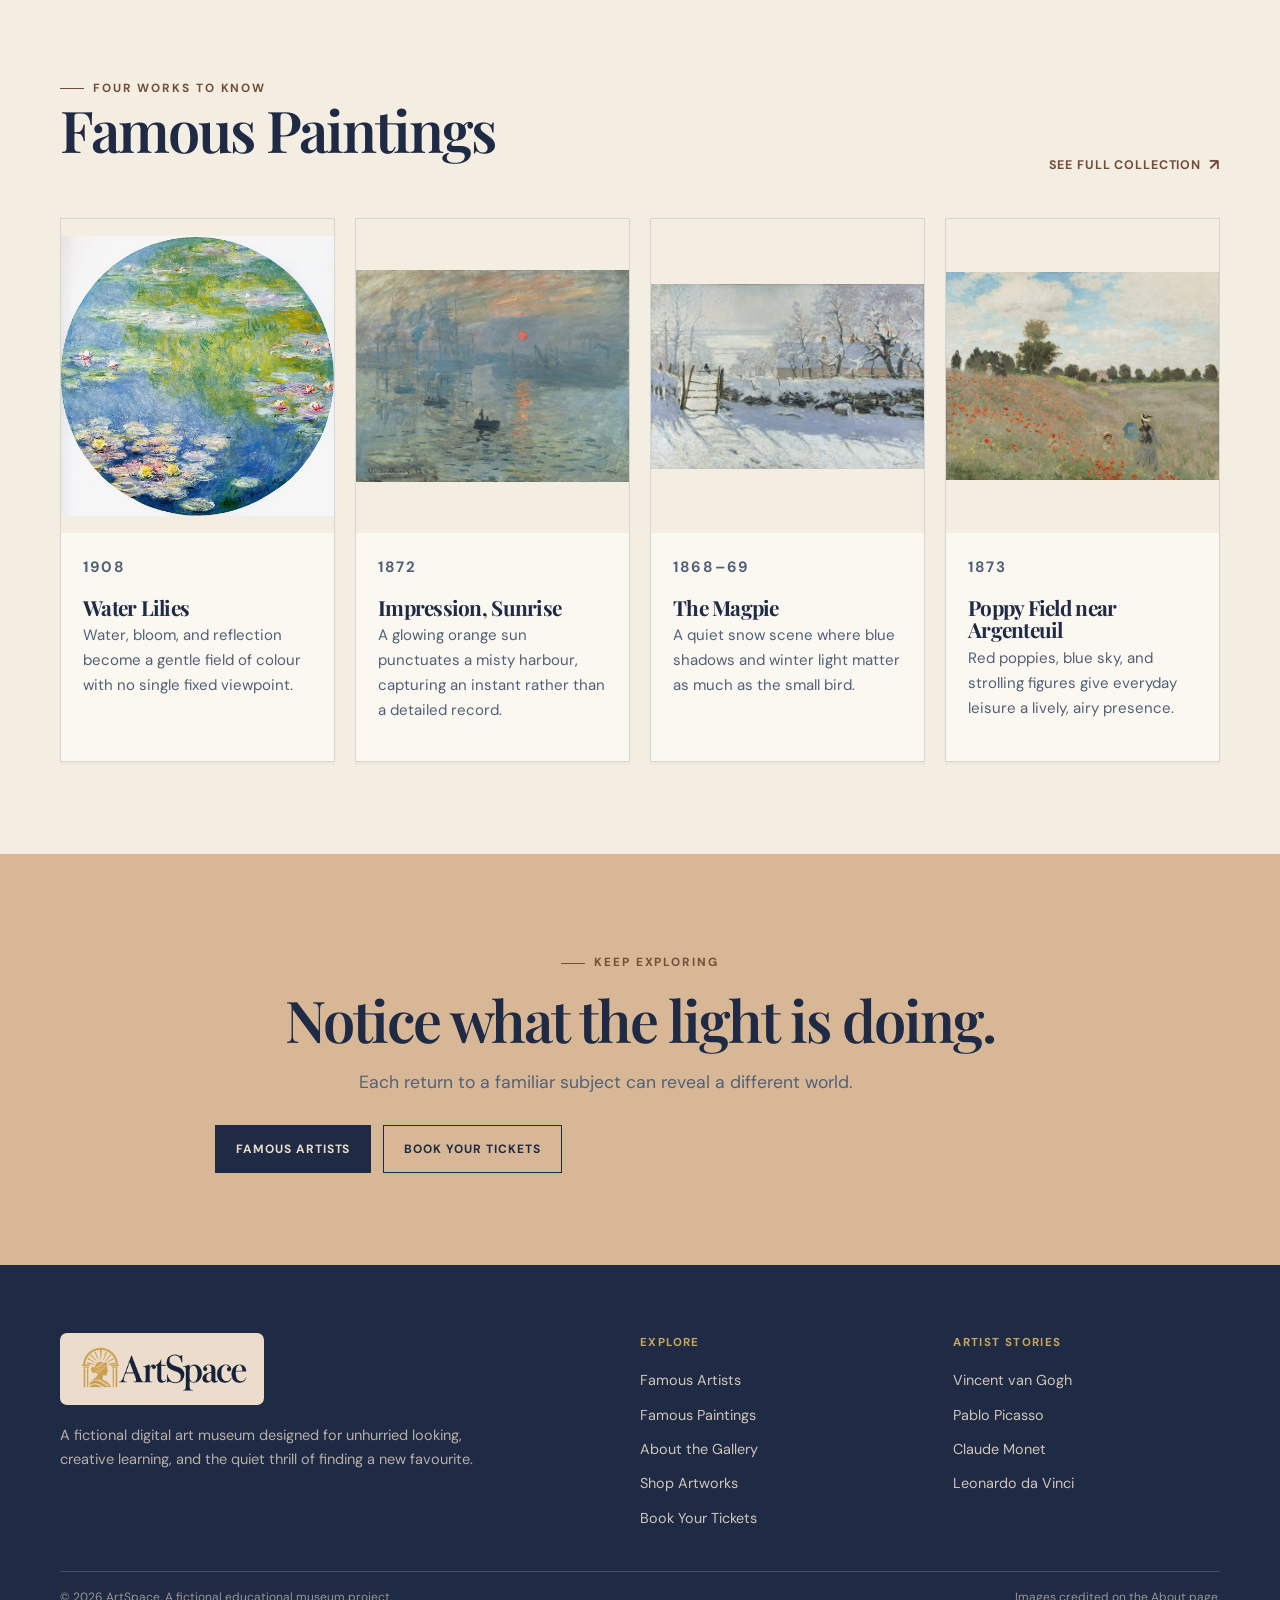
<file: artist-monet.html>
<!doctype html>
<html lang="en">
<head><meta charset="utf-8"><meta name="viewport" content="width=device-width, initial-scale=1"><meta name="description" content="Discover the life, style, and famous paintings of Claude Monet at ArtSpace."><title>Claude Monet | ArtSpace</title><link rel="stylesheet" href="style.css"></head>
<body>
  <div class="announcement">Step into a world where imagination becomes art.</div>
  <header class="site-header"><div class="wrap nav-shell"><a class="brand" href="index.html" aria-label="ArtSpace home"><img class="brand-logo" src="images/artspace-logo-v2.png" alt="ArtSpace Digital Art Gallery"></a><nav class="site-nav" aria-label="Primary navigation"><a href="index.html">Home</a><a href="artists.html" aria-current="page">Artists</a><a href="paintings.html">Paintings</a><a href="about.html">About</a><a href="shop.html">Shop</a><a href="tickets.html">Tickets</a></nav></div></header>
  <main class="page-main">
    <section class="artist-hero" aria-labelledby="artist-title"><div class="wrap"><nav class="breadcrumbs" aria-label="Breadcrumb"><a href="index.html">Home</a><span>→</span><a href="artists.html">Famous artists</a><span>→</span><span aria-current="page">Claude Monet</span></nav><div class="artist-hero-grid"><div><p class="eyebrow">A painter of light</p><h1 id="artist-title">Claude<br>Monet</h1><p class="lead">A central figure in Impressionism, devoted to the endlessly changing colours of weather, water, gardens, and air.</p><ul class="artist-facts"><li><strong>Life</strong>1840–1926</li><li><strong>Nationality</strong>French</li><li><strong>Movement</strong>Impressionism</li></ul></div><figure class="portrait-frame"><img src="images/monet.jpg" alt="Portrait photograph of Claude Monet with a long white beard"></figure></div></div></section>
    <section class="section"><div class="wrap prose-grid"><div><p class="eyebrow">Biography</p><h2>Painting what a moment feels like</h2></div><div><p>Claude Monet grew up in Le Havre and became part of a group of young French painters who wanted to work directly from modern life and the changing outdoors. Their loose touch and interest in transient effects challenged the polished finish expected by the official art world.</p><p>Monet’s 1872 harbour view, <em>Impression, Sunrise</em>, gave the Impressionist movement its name. He went on to paint fields, train stations, coastlines, cathedrals, haystacks, and his garden at Giverny, often revisiting the same subject as light and season changed.</p><p>In his final decades, Monet’s water garden became a laboratory for paintings that dissolve horizon, reflection, plant, and sky into a shimmering field. The Water Lilies works made the act of looking itself feel spacious and absorbing.</p><div class="style-note"><h3>Artistic style</h3><p>Monet used broken, visible colour and rapid-looking marks to suggest fleeting light rather than fixed outlines. His paintings are less about describing objects than about recording how atmosphere changes the way those objects appear.</p></div><p><a class="text-link" href="https://en.wikipedia.org/wiki/Claude_Monet" target="_blank" rel="noopener noreferrer">Learn more on Wikipedia</a></p></div></div></section>
    <section class="section section--paper" aria-labelledby="works-title"><div class="wrap"><div class="section-head"><div><p class="eyebrow">Four works to know</p><h2 id="works-title">Famous Paintings</h2></div><a class="text-link" href="paintings.html">See full collection</a></div><div class="painting-grid"><article class="art-card"><div class="art-media"><img src="images/paintings/water-lilies.jpg" loading="lazy" alt="Water Lilies by Claude Monet, painted in 1908"></div><div class="art-body"><p class="art-meta">1908</p><h3>Water Lilies</h3><p>Water, bloom, and reflection become a gentle field of colour with no single fixed viewpoint.</p></div></article><article class="art-card"><div class="art-media"><img src="images/paintings/impression-sunrise.jpg" loading="lazy" alt="Impression, Sunrise by Claude Monet"></div><div class="art-body"><p class="art-meta">1872</p><h3>Impression, Sunrise</h3><p>A glowing orange sun punctuates a misty harbour, capturing an instant rather than a detailed record.</p></div></article><article class="art-card"><div class="art-media"><img src="images/paintings/magpie.jpg" loading="lazy" alt="The Magpie by Claude Monet, a snowy landscape with a black bird on a gate"></div><div class="art-body"><p class="art-meta">1868–69</p><h3>The Magpie</h3><p>A quiet snow scene where blue shadows and winter light matter as much as the small bird.</p></div></article><article class="art-card"><div class="art-media"><img src="images/paintings/poppy-field.jpg" loading="lazy" alt="Poppy Field near Argenteuil by Claude Monet, with figures walking through red flowers"></div><div class="art-body"><p class="art-meta">1873</p><h3>Poppy Field near Argenteuil</h3><p>Red poppies, blue sky, and strolling figures give everyday leisure a lively, airy presence.</p></div></article></div></div></section>
    <section class="section section--tan"><div class="wrap statement"><p class="eyebrow">Keep exploring</p><h2>Notice what the light is doing.</h2><p class="lead">Each return to a familiar subject can reveal a different world.</p><div class="button-row"><a class="button" href="artists.html">Famous artists</a><a class="button button--outline" href="tickets.html">Book your tickets</a></div></div></section>
  </main>
  <footer class="site-footer"><div class="wrap footer-top"><div><a class="brand footer-brand" href="index.html"><img class="brand-logo" src="images/artspace-logo-v2.png" alt="ArtSpace Digital Art Gallery"></a><p class="footer-copy">A fictional digital art museum designed for unhurried looking, creative learning, and the quiet thrill of finding a new favourite.</p></div><div><p class="footer-title">Explore</p><ul class="footer-links"><li><a href="artists.html">Famous Artists</a></li><li><a href="paintings.html">Famous Paintings</a></li><li><a href="about.html">About the Gallery</a></li><li><a href="shop.html">Shop Artworks</a></li><li><a href="tickets.html">Book Your Tickets</a></li></ul></div><div><p class="footer-title">Artist stories</p><ul class="footer-links"><li><a href="artist-van-gogh.html">Vincent van Gogh</a></li><li><a href="artist-picasso.html">Pablo Picasso</a></li><li><a href="artist-monet.html">Claude Monet</a></li><li><a href="artist-da-vinci.html">Leonardo da Vinci</a></li></ul></div></div><div class="wrap footer-bottom"><span>© 2026 ArtSpace. A fictional educational museum project.</span><span>Images credited on the About page.</span></div>
  </footer>
</body>
</html>
</file>
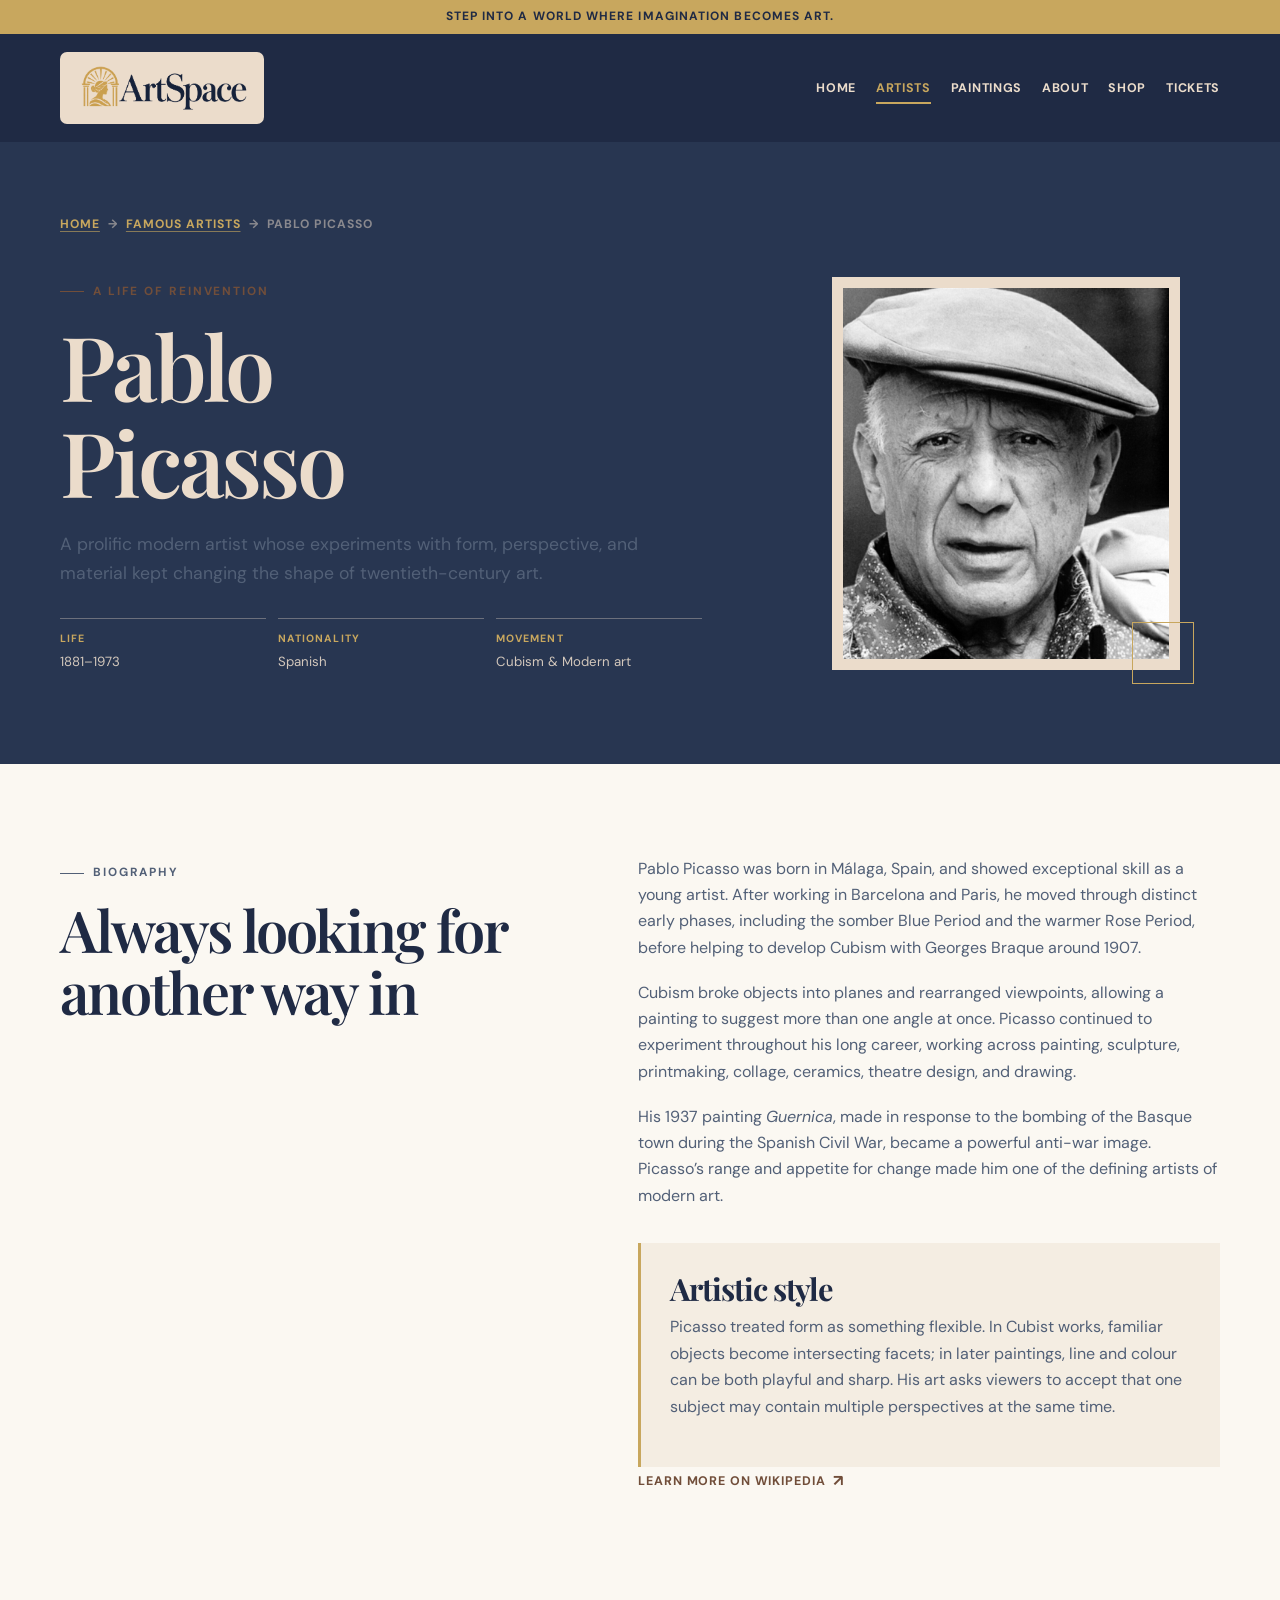
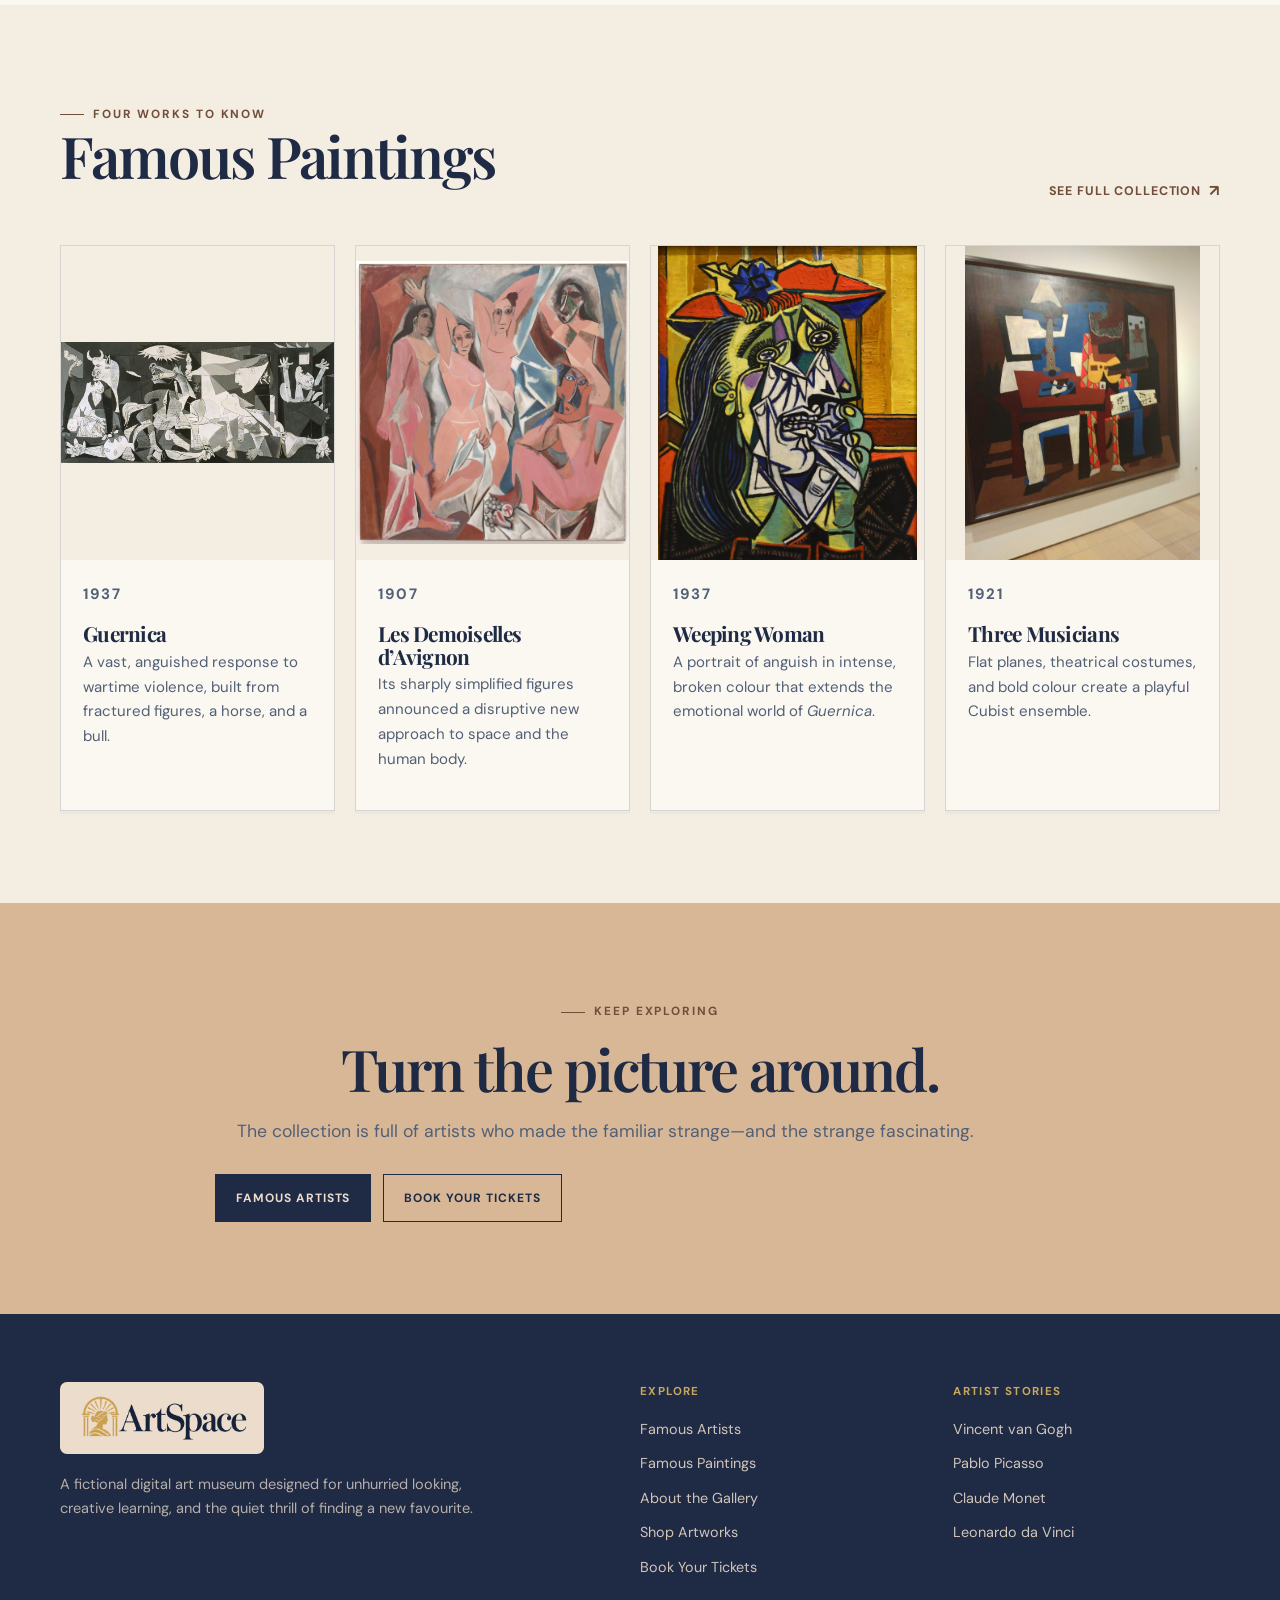
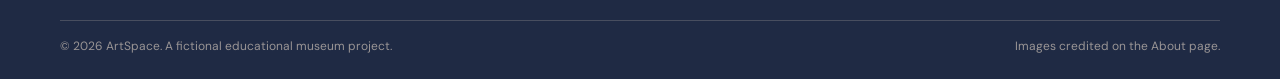
<file: artist-picasso.html>
<!doctype html>
<html lang="en">
<head><meta charset="utf-8"><meta name="viewport" content="width=device-width, initial-scale=1"><meta name="description" content="Discover the life, style, and famous works of Pablo Picasso at ArtSpace."><title>Pablo Picasso | ArtSpace</title><link rel="stylesheet" href="style.css"></head>
<body>
  <div class="announcement">Step into a world where imagination becomes art.</div>
  <header class="site-header"><div class="wrap nav-shell"><a class="brand" href="index.html" aria-label="ArtSpace home"><img class="brand-logo" src="images/artspace-logo-v2.png" alt="ArtSpace Digital Art Gallery"></a><nav class="site-nav" aria-label="Primary navigation"><a href="index.html">Home</a><a href="artists.html" aria-current="page">Artists</a><a href="paintings.html">Paintings</a><a href="about.html">About</a><a href="shop.html">Shop</a><a href="tickets.html">Tickets</a></nav></div></header>
  <main class="page-main">
    <section class="artist-hero" aria-labelledby="artist-title"><div class="wrap"><nav class="breadcrumbs" aria-label="Breadcrumb"><a href="index.html">Home</a><span>→</span><a href="artists.html">Famous artists</a><span>→</span><span aria-current="page">Pablo Picasso</span></nav><div class="artist-hero-grid"><div><p class="eyebrow">A life of reinvention</p><h1 id="artist-title">Pablo<br>Picasso</h1><p class="lead">A prolific modern artist whose experiments with form, perspective, and material kept changing the shape of twentieth-century art.</p><ul class="artist-facts"><li><strong>Life</strong>1881–1973</li><li><strong>Nationality</strong>Spanish</li><li><strong>Movement</strong>Cubism &amp; Modern art</li></ul></div><figure class="portrait-frame"><img src="images/picasso.jpg" alt="Black-and-white portrait photograph of Pablo Picasso wearing a cap"></figure></div></div></section>
    <section class="section"><div class="wrap prose-grid"><div><p class="eyebrow">Biography</p><h2>Always looking for another way in</h2></div><div><p>Pablo Picasso was born in Málaga, Spain, and showed exceptional skill as a young artist. After working in Barcelona and Paris, he moved through distinct early phases, including the somber Blue Period and the warmer Rose Period, before helping to develop Cubism with Georges Braque around 1907.</p><p>Cubism broke objects into planes and rearranged viewpoints, allowing a painting to suggest more than one angle at once. Picasso continued to experiment throughout his long career, working across painting, sculpture, printmaking, collage, ceramics, theatre design, and drawing.</p><p>His 1937 painting <em>Guernica</em>, made in response to the bombing of the Basque town during the Spanish Civil War, became a powerful anti-war image. Picasso’s range and appetite for change made him one of the defining artists of modern art.</p><div class="style-note"><h3>Artistic style</h3><p>Picasso treated form as something flexible. In Cubist works, familiar objects become intersecting facets; in later paintings, line and colour can be both playful and sharp. His art asks viewers to accept that one subject may contain multiple perspectives at the same time.</p></div><p><a class="text-link" href="https://en.wikipedia.org/wiki/Pablo_Picasso" target="_blank" rel="noopener noreferrer">Learn more on Wikipedia</a></p></div></div></section>
    <section class="section section--paper" aria-labelledby="works-title"><div class="wrap"><div class="section-head"><div><p class="eyebrow">Four works to know</p><h2 id="works-title">Famous Paintings</h2></div><a class="text-link" href="paintings.html">See full collection</a></div><div class="painting-grid"><article class="art-card"><div class="art-media"><img src="images/paintings/guernica.jpg" loading="lazy" alt="Guernica by Pablo Picasso, a large monochrome anti-war painting"></div><div class="art-body"><p class="art-meta">1937</p><h3>Guernica</h3><p>A vast, anguished response to wartime violence, built from fractured figures, a horse, and a bull.</p></div></article><article class="art-card"><div class="art-media"><img src="images/paintings/demoiselles.jpg" loading="lazy" alt="Les Demoiselles d'Avignon by Pablo Picasso"></div><div class="art-body"><p class="art-meta">1907</p><h3>Les Demoiselles d’Avignon</h3><p>Its sharply simplified figures announced a disruptive new approach to space and the human body.</p></div></article><article class="art-card"><div class="art-media"><img src="images/paintings/weeping-woman.jpg" loading="lazy" alt="Weeping Woman by Pablo Picasso, painted in 1937"></div><div class="art-body"><p class="art-meta">1937</p><h3>Weeping Woman</h3><p>A portrait of anguish in intense, broken colour that extends the emotional world of <em>Guernica</em>.</p></div></article><article class="art-card"><div class="art-media"><img src="images/paintings/three-musicians.jpg" loading="lazy" alt="Photograph of Pablo Picasso's Three Musicians displayed at the Museum of Modern Art"></div><div class="art-body"><p class="art-meta">1921</p><h3>Three Musicians</h3><p>Flat planes, theatrical costumes, and bold colour create a playful Cubist ensemble.</p></div></article></div></div></section>
    <section class="section section--tan"><div class="wrap statement"><p class="eyebrow">Keep exploring</p><h2>Turn the picture around.</h2><p class="lead">The collection is full of artists who made the familiar strange—and the strange fascinating.</p><div class="button-row"><a class="button" href="artists.html">Famous artists</a><a class="button button--outline" href="tickets.html">Book your tickets</a></div></div></section>
  </main>
  <footer class="site-footer"><div class="wrap footer-top"><div><a class="brand footer-brand" href="index.html"><img class="brand-logo" src="images/artspace-logo-v2.png" alt="ArtSpace Digital Art Gallery"></a><p class="footer-copy">A fictional digital art museum designed for unhurried looking, creative learning, and the quiet thrill of finding a new favourite.</p></div><div><p class="footer-title">Explore</p><ul class="footer-links"><li><a href="artists.html">Famous Artists</a></li><li><a href="paintings.html">Famous Paintings</a></li><li><a href="about.html">About the Gallery</a></li><li><a href="shop.html">Shop Artworks</a></li><li><a href="tickets.html">Book Your Tickets</a></li></ul></div><div><p class="footer-title">Artist stories</p><ul class="footer-links"><li><a href="artist-van-gogh.html">Vincent van Gogh</a></li><li><a href="artist-picasso.html">Pablo Picasso</a></li><li><a href="artist-monet.html">Claude Monet</a></li><li><a href="artist-da-vinci.html">Leonardo da Vinci</a></li></ul></div></div><div class="wrap footer-bottom"><span>© 2026 ArtSpace. A fictional educational museum project.</span><span>Images credited on the About page.</span></div>
  </footer>
</body>
</html>
</file>
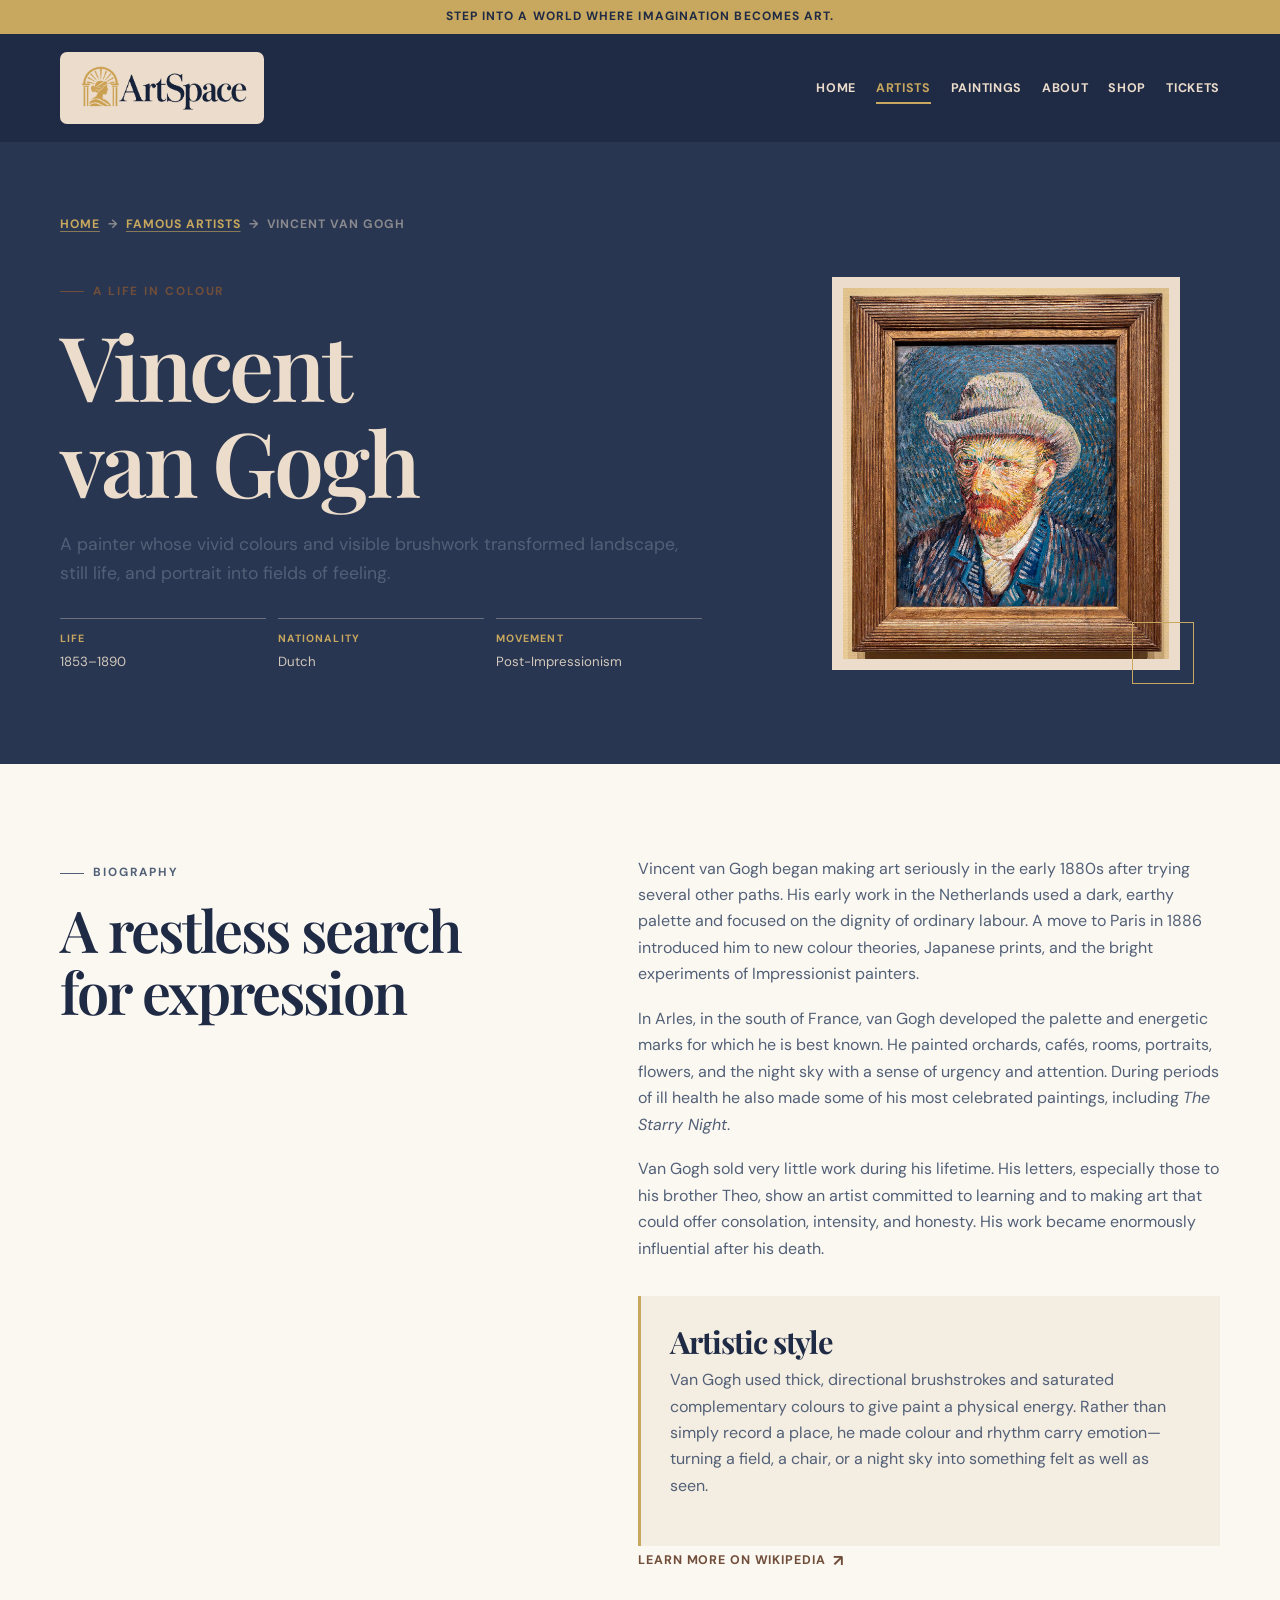
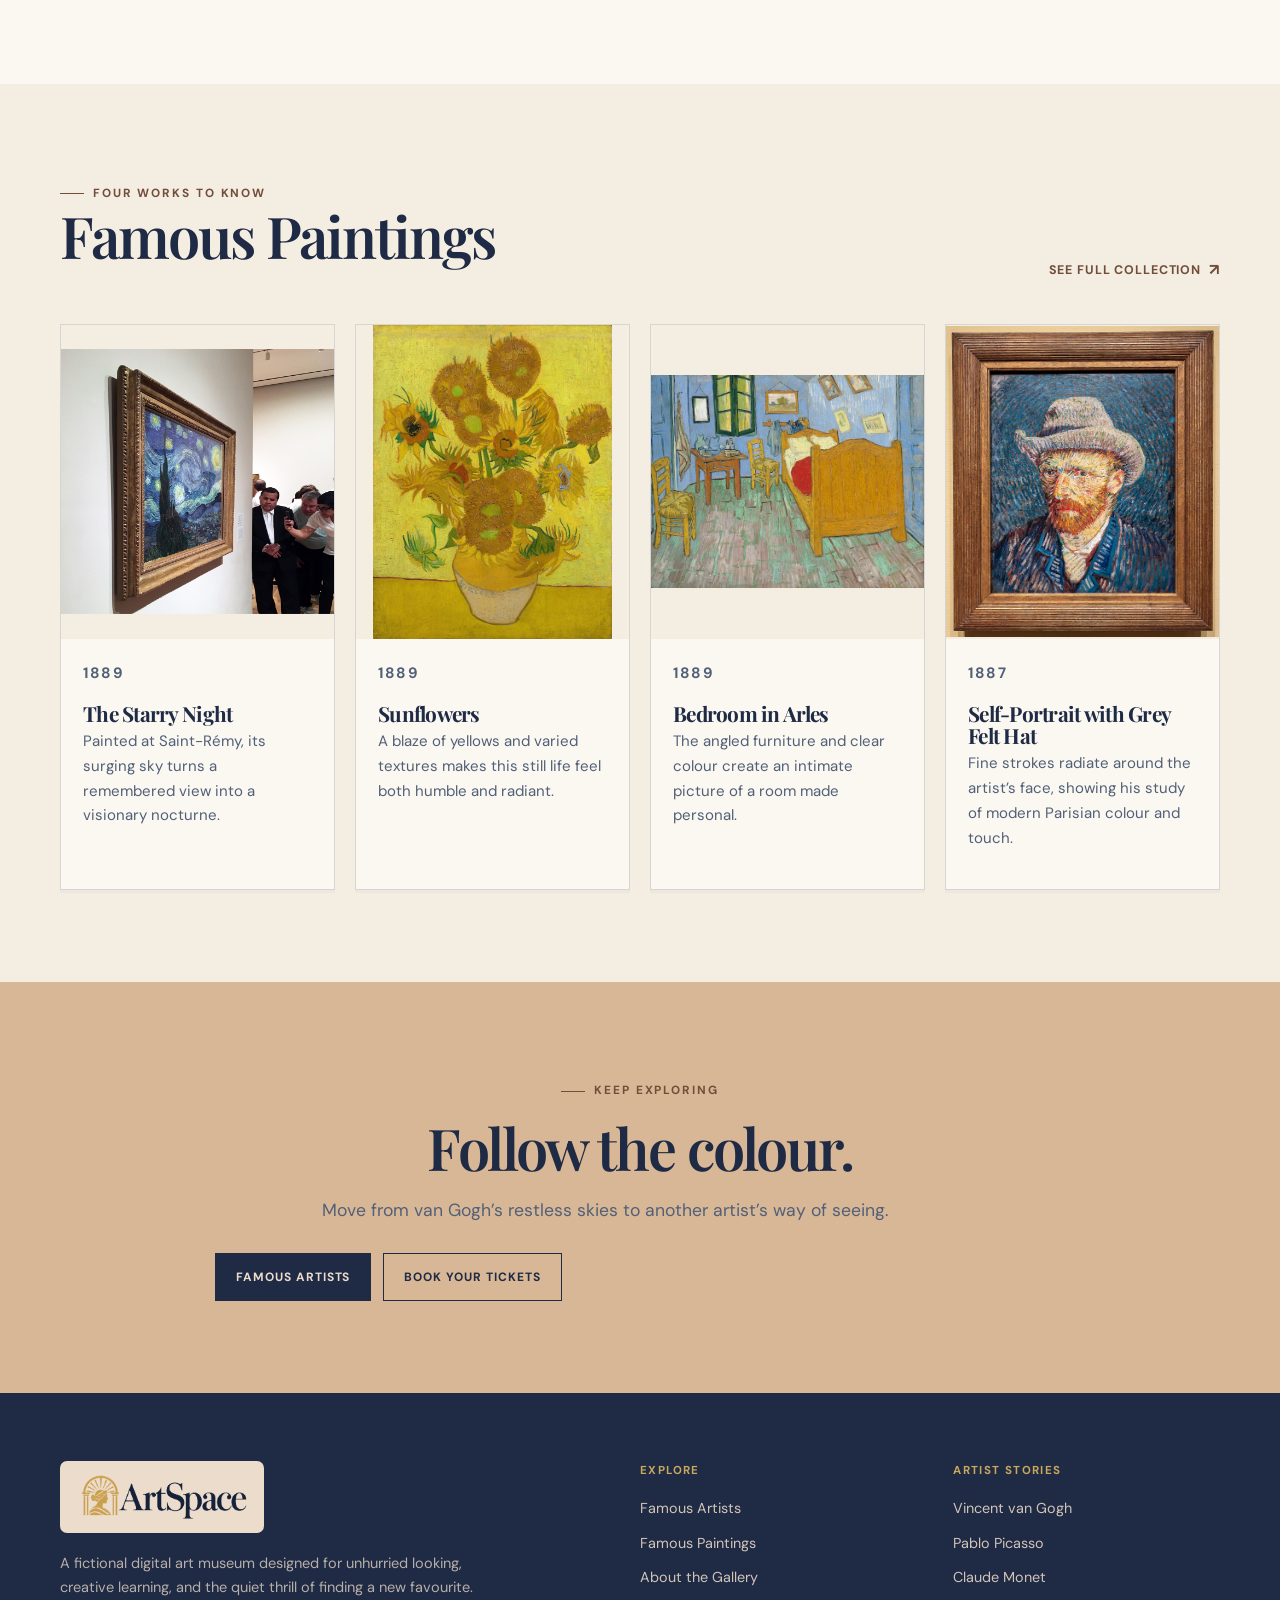
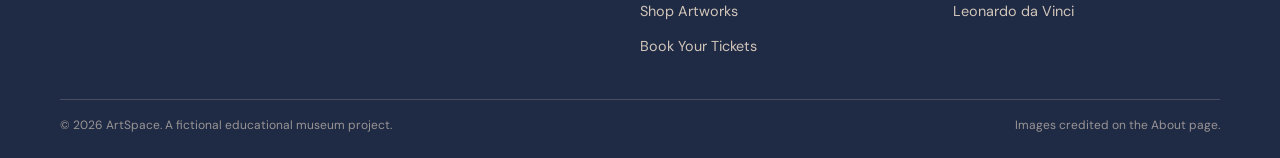
<file: artist-van-gogh.html>
<!doctype html>
<html lang="en">
<head><meta charset="utf-8"><meta name="viewport" content="width=device-width, initial-scale=1"><meta name="description" content="Discover the life, style, and famous paintings of Vincent van Gogh at ArtSpace."><title>Vincent van Gogh | ArtSpace</title><link rel="stylesheet" href="style.css"></head>
<body>
  <div class="announcement">Step into a world where imagination becomes art.</div>
  <header class="site-header"><div class="wrap nav-shell"><a class="brand" href="index.html" aria-label="ArtSpace home"><img class="brand-logo" src="images/artspace-logo-v2.png" alt="ArtSpace Digital Art Gallery"></a><nav class="site-nav" aria-label="Primary navigation"><a href="index.html">Home</a><a href="artists.html" aria-current="page">Artists</a><a href="paintings.html">Paintings</a><a href="about.html">About</a><a href="shop.html">Shop</a><a href="tickets.html">Tickets</a></nav></div></header>
  <main class="page-main">
    <section class="artist-hero" aria-labelledby="artist-title"><div class="wrap"><nav class="breadcrumbs" aria-label="Breadcrumb"><a href="index.html">Home</a><span>→</span><a href="artists.html">Famous artists</a><span>→</span><span aria-current="page">Vincent van Gogh</span></nav><div class="artist-hero-grid"><div><p class="eyebrow">A life in colour</p><h1 id="artist-title">Vincent<br>van Gogh</h1><p class="lead">A painter whose vivid colours and visible brushwork transformed landscape, still life, and portrait into fields of feeling.</p><ul class="artist-facts"><li><strong>Life</strong>1853–1890</li><li><strong>Nationality</strong>Dutch</li><li><strong>Movement</strong>Post-Impressionism</li></ul></div><figure class="portrait-frame"><img src="images/van-gogh.jpg" alt="Vincent van Gogh's Self-Portrait with Grey Felt Hat, painted in 1887"></figure></div></div></section>
    <section class="section"><div class="wrap prose-grid"><div><p class="eyebrow">Biography</p><h2>A restless search for expression</h2></div><div><p>Vincent van Gogh began making art seriously in the early 1880s after trying several other paths. His early work in the Netherlands used a dark, earthy palette and focused on the dignity of ordinary labour. A move to Paris in 1886 introduced him to new colour theories, Japanese prints, and the bright experiments of Impressionist painters.</p><p>In Arles, in the south of France, van Gogh developed the palette and energetic marks for which he is best known. He painted orchards, cafés, rooms, portraits, flowers, and the night sky with a sense of urgency and attention. During periods of ill health he also made some of his most celebrated paintings, including <em>The Starry Night</em>.</p><p>Van Gogh sold very little work during his lifetime. His letters, especially those to his brother Theo, show an artist committed to learning and to making art that could offer consolation, intensity, and honesty. His work became enormously influential after his death.</p><div class="style-note"><h3>Artistic style</h3><p>Van Gogh used thick, directional brushstrokes and saturated complementary colours to give paint a physical energy. Rather than simply record a place, he made colour and rhythm carry emotion—turning a field, a chair, or a night sky into something felt as well as seen.</p></div><p><a class="text-link" href="https://en.wikipedia.org/wiki/Vincent_van_Gogh" target="_blank" rel="noopener noreferrer">Learn more on Wikipedia</a></p></div></div></section>
    <section class="section section--paper" aria-labelledby="works-title"><div class="wrap"><div class="section-head"><div><p class="eyebrow">Four works to know</p><h2 id="works-title">Famous Paintings</h2></div><a class="text-link" href="paintings.html">See full collection</a></div><div class="painting-grid"><article class="art-card"><div class="art-media"><img src="images/paintings/starry-night.jpg" loading="lazy" alt="The Starry Night by Vincent van Gogh"></div><div class="art-body"><p class="art-meta">1889</p><h3>The Starry Night</h3><p>Painted at Saint-Rémy, its surging sky turns a remembered view into a visionary nocturne.</p></div></article><article class="art-card"><div class="art-media"><img src="images/paintings/sunflowers.jpg" loading="lazy" alt="Sunflowers by Vincent van Gogh in a yellow vase"></div><div class="art-body"><p class="art-meta">1889</p><h3>Sunflowers</h3><p>A blaze of yellows and varied textures makes this still life feel both humble and radiant.</p></div></article><article class="art-card"><div class="art-media"><img src="images/paintings/bedroom-arles.jpg" loading="lazy" alt="Bedroom in Arles by Vincent van Gogh, showing a blue-walled room"></div><div class="art-body"><p class="art-meta">1889</p><h3>Bedroom in Arles</h3><p>The angled furniture and clear colour create an intimate picture of a room made personal.</p></div></article><article class="art-card"><div class="art-media"><img src="images/van-gogh.jpg" loading="lazy" alt="Self-Portrait with Grey Felt Hat by Vincent van Gogh"></div><div class="art-body"><p class="art-meta">1887</p><h3>Self-Portrait with Grey Felt Hat</h3><p>Fine strokes radiate around the artist’s face, showing his study of modern Parisian colour and touch.</p></div></article></div></div></section>
    <section class="section section--tan"><div class="wrap statement"><p class="eyebrow">Keep exploring</p><h2>Follow the colour.</h2><p class="lead">Move from van Gogh’s restless skies to another artist’s way of seeing.</p><div class="button-row"><a class="button" href="artists.html">Famous artists</a><a class="button button--outline" href="tickets.html">Book your tickets</a></div></div></section>
  </main>
  <footer class="site-footer"><div class="wrap footer-top"><div><a class="brand footer-brand" href="index.html"><img class="brand-logo" src="images/artspace-logo-v2.png" alt="ArtSpace Digital Art Gallery"></a><p class="footer-copy">A fictional digital art museum designed for unhurried looking, creative learning, and the quiet thrill of finding a new favourite.</p></div><div><p class="footer-title">Explore</p><ul class="footer-links"><li><a href="artists.html">Famous Artists</a></li><li><a href="paintings.html">Famous Paintings</a></li><li><a href="about.html">About the Gallery</a></li><li><a href="shop.html">Shop Artworks</a></li><li><a href="tickets.html">Book Your Tickets</a></li></ul></div><div><p class="footer-title">Artist stories</p><ul class="footer-links"><li><a href="artist-van-gogh.html">Vincent van Gogh</a></li><li><a href="artist-picasso.html">Pablo Picasso</a></li><li><a href="artist-monet.html">Claude Monet</a></li><li><a href="artist-da-vinci.html">Leonardo da Vinci</a></li></ul></div></div><div class="wrap footer-bottom"><span>© 2026 ArtSpace. A fictional educational museum project.</span><span>Images credited on the About page.</span></div>
  </footer>
</body>
</html>
</file>
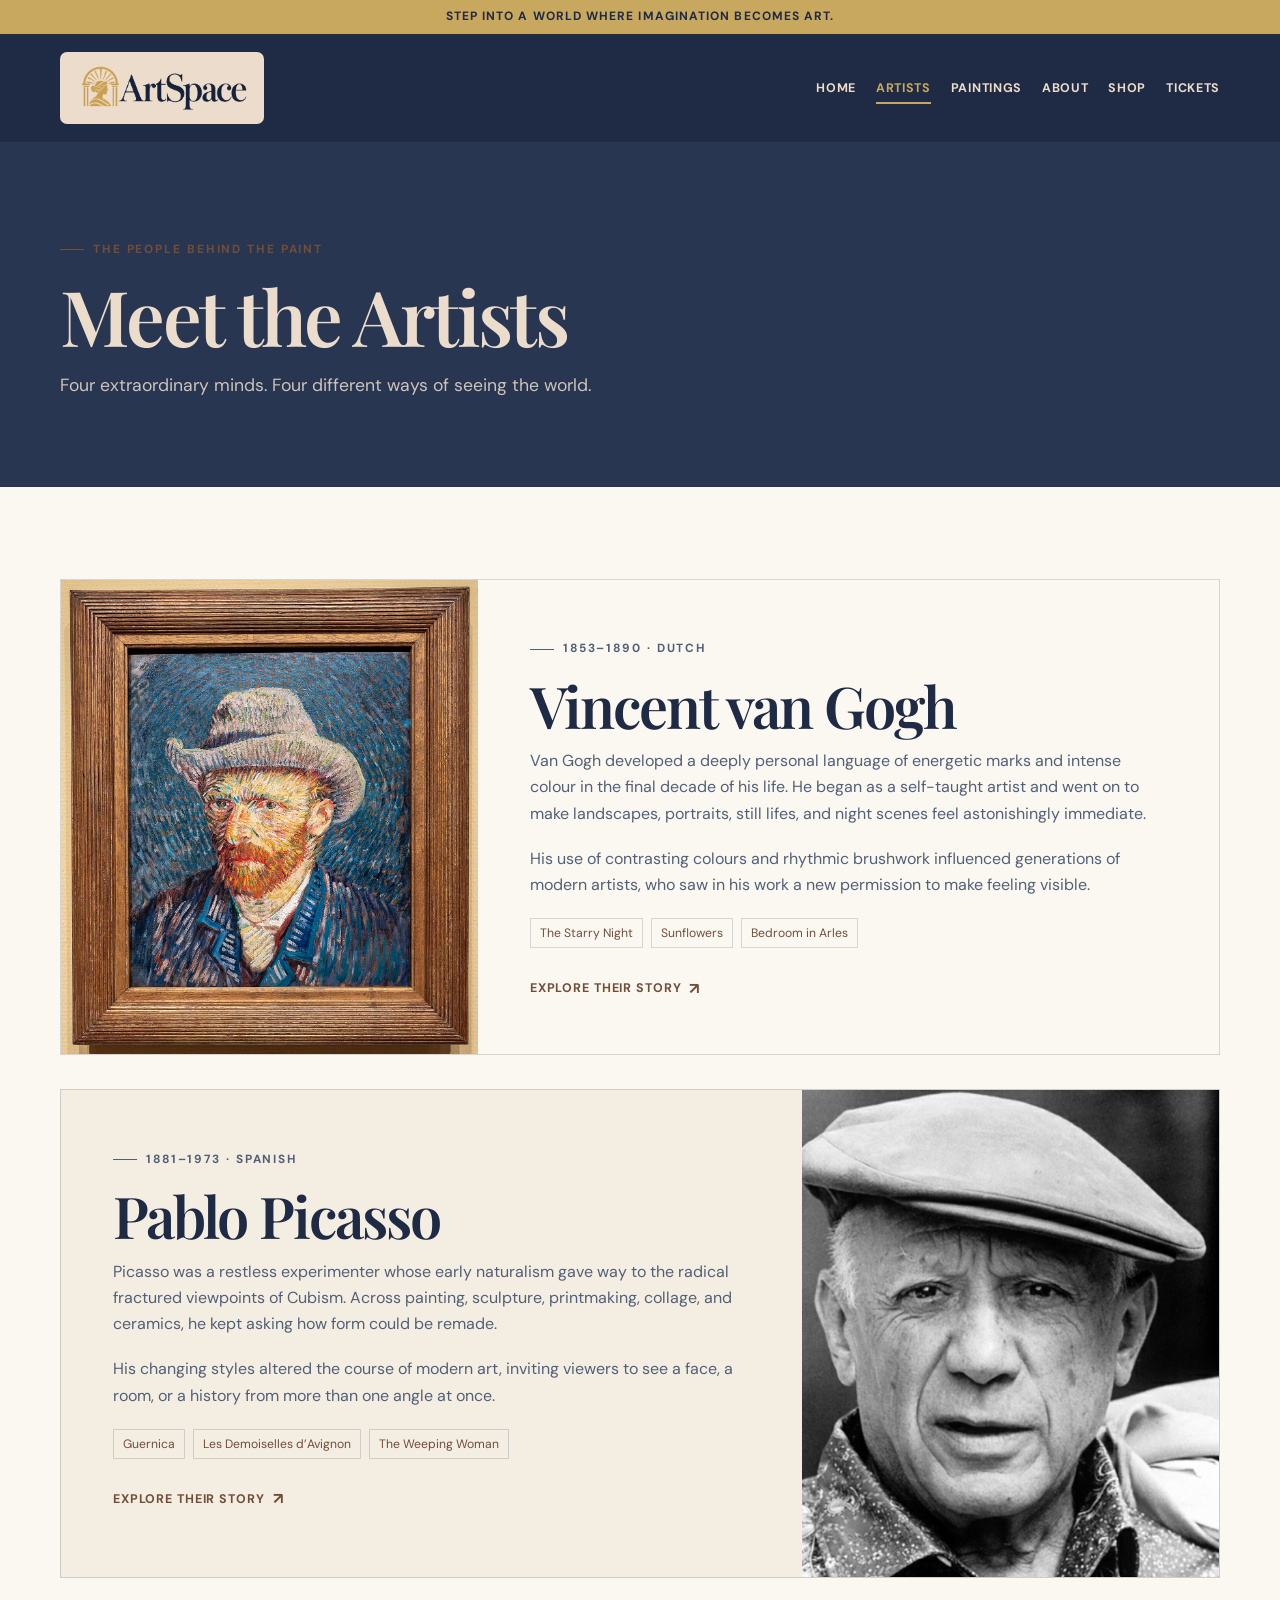
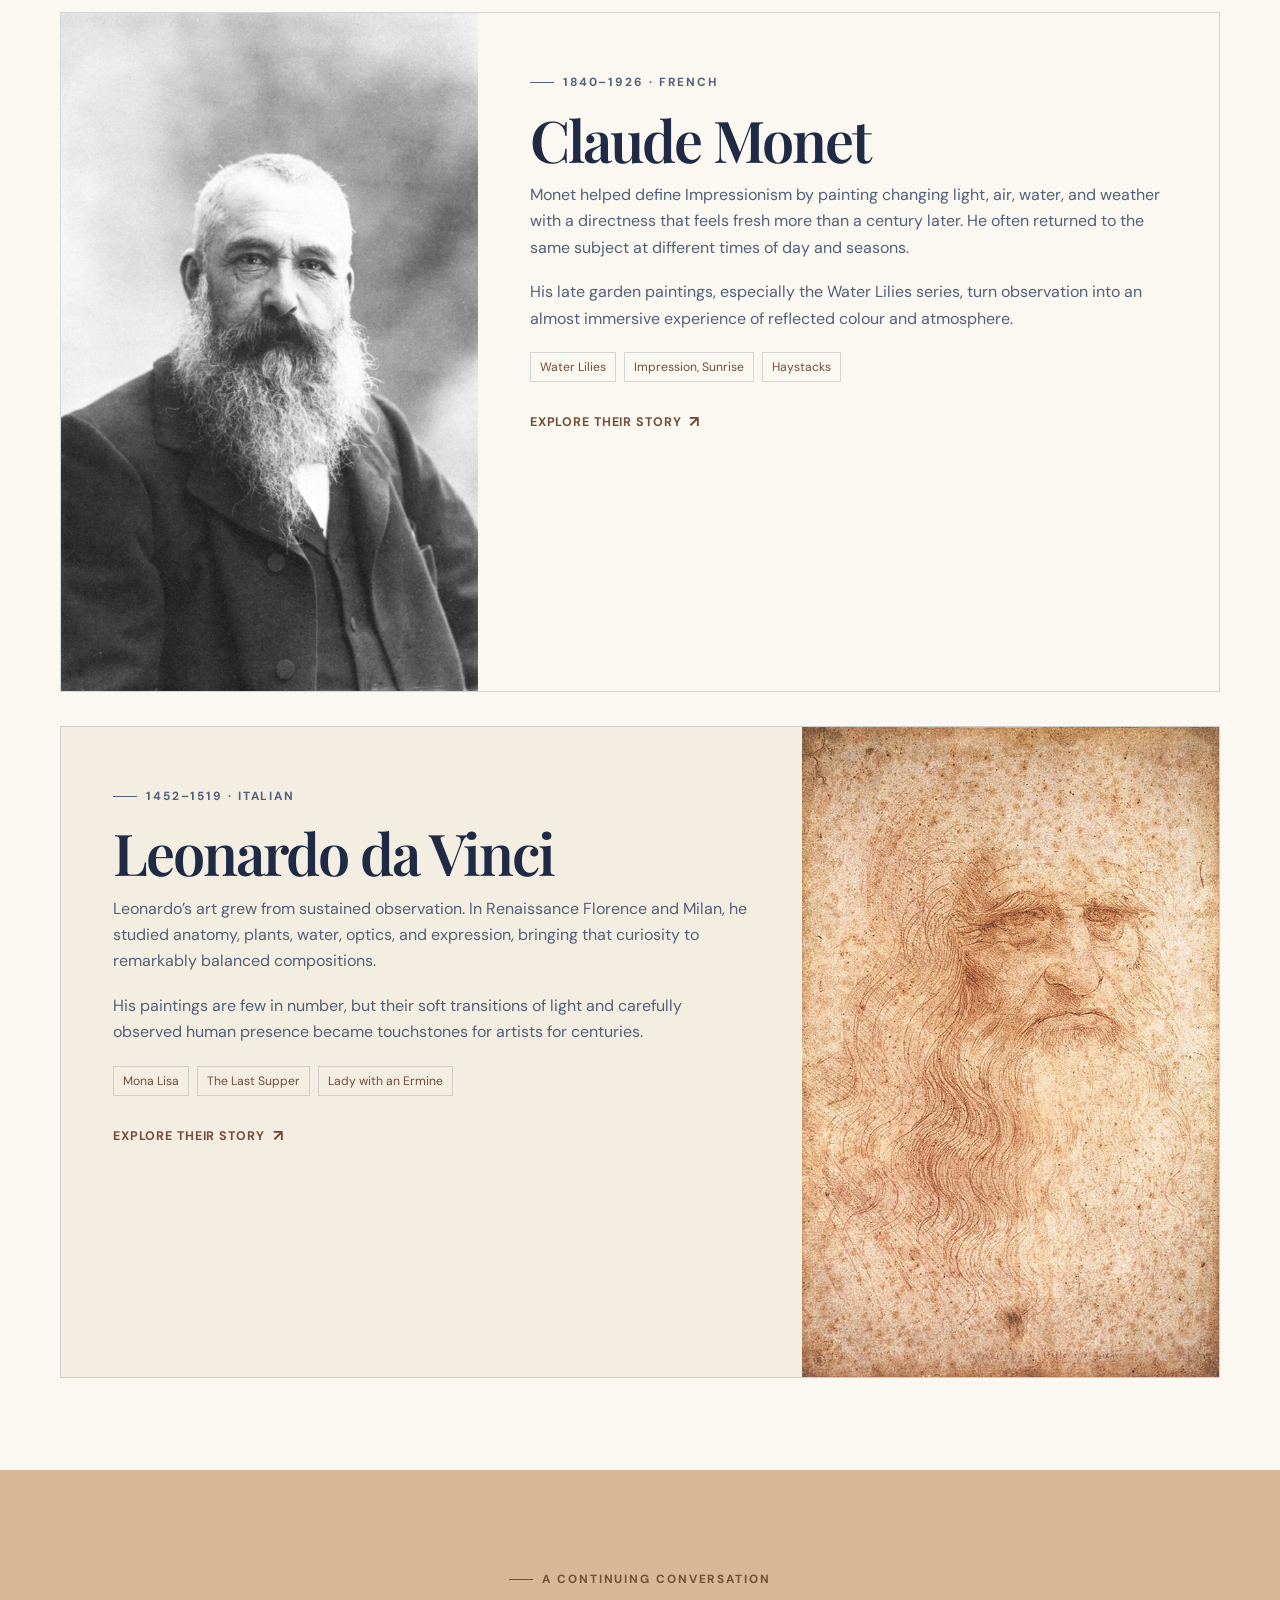
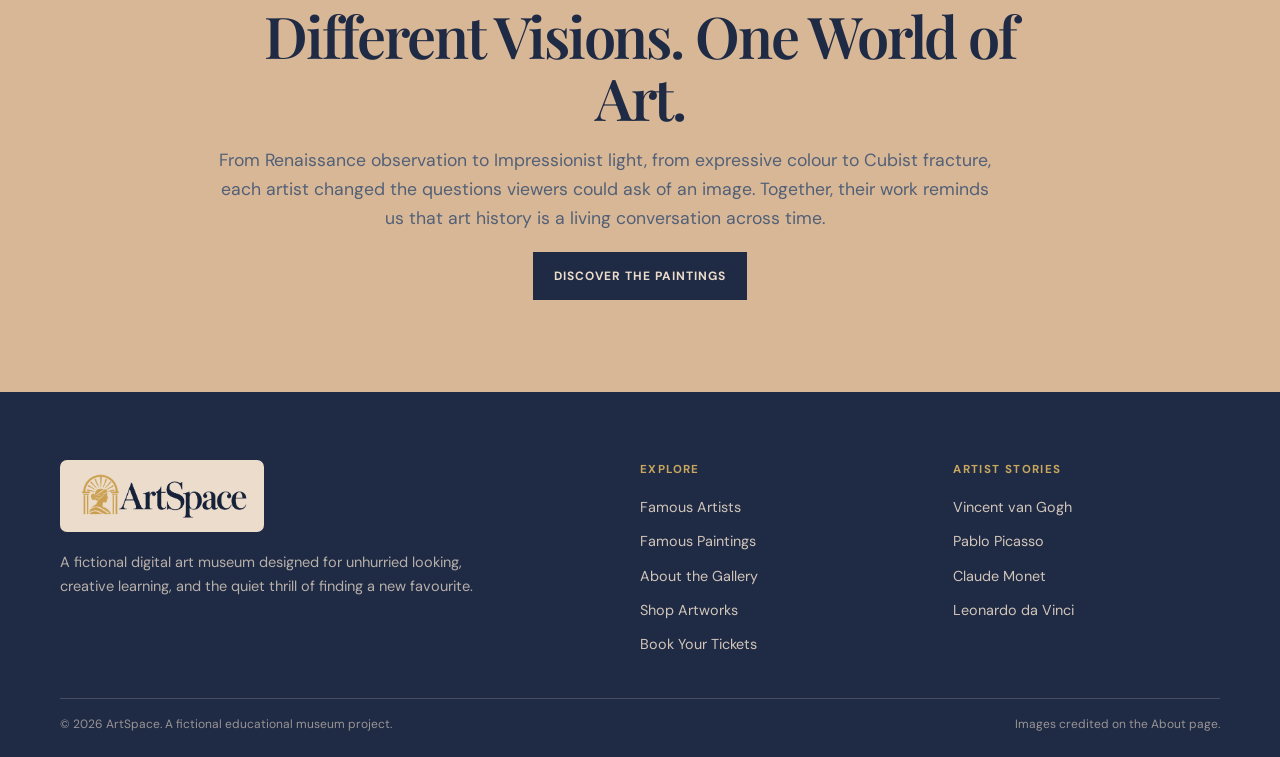
<file: artists.html>
<!doctype html>
<html lang="en">
<head>
  <meta charset="utf-8">
  <meta name="viewport" content="width=device-width, initial-scale=1">
  <meta name="description" content="Meet four extraordinary artists at ArtSpace: Vincent van Gogh, Pablo Picasso, Claude Monet, and Leonardo da Vinci.">
  <title>Famous Artists | ArtSpace</title>
  <link rel="stylesheet" href="style.css">
</head>
<body>
  <div class="announcement">Step into a world where imagination becomes art.</div>
  <header class="site-header"><div class="wrap nav-shell"><a class="brand" href="index.html" aria-label="ArtSpace home"><img class="brand-logo" src="images/artspace-logo-v2.png" alt="ArtSpace Digital Art Gallery"></a><nav class="site-nav" aria-label="Primary navigation"><a href="index.html">Home</a><a href="artists.html" aria-current="page">Artists</a><a href="paintings.html">Paintings</a><a href="about.html">About</a><a href="shop.html">Shop</a><a href="tickets.html">Tickets</a></nav></div></header>

  <main class="page-main">
    <section class="page-intro" aria-labelledby="artists-title"><div class="wrap"><p class="eyebrow">The people behind the paint</p><h1 id="artists-title">Meet the Artists</h1><p class="lead">Four extraordinary minds. Four different ways of seeing the world.</p></div></section>

    <section class="section" aria-label="Artist profiles">
      <div class="wrap artist-list">
        <article class="artist-feature">
          <div class="artist-feature-media"><img src="images/van-gogh.jpg" alt="Vincent van Gogh's Self-Portrait with Grey Felt Hat"></div>
          <div class="artist-feature-copy"><p class="eyebrow">1853–1890 · Dutch</p><h2>Vincent van Gogh</h2><p>Van Gogh developed a deeply personal language of energetic marks and intense colour in the final decade of his life. He began as a self-taught artist and went on to make landscapes, portraits, still lifes, and night scenes feel astonishingly immediate.</p><p>His use of contrasting colours and rhythmic brushwork influenced generations of modern artists, who saw in his work a new permission to make feeling visible.</p><ul class="artist-paintings"><li>The Starry Night</li><li>Sunflowers</li><li>Bedroom in Arles</li></ul><a class="text-link" href="artist-van-gogh.html">Explore their story</a></div>
        </article>
        <article class="artist-feature">
          <div class="artist-feature-media"><img src="images/picasso.jpg" loading="lazy" alt="Black-and-white portrait photograph of Pablo Picasso wearing a cap"></div>
          <div class="artist-feature-copy"><p class="eyebrow">1881–1973 · Spanish</p><h2>Pablo Picasso</h2><p>Picasso was a restless experimenter whose early naturalism gave way to the radical fractured viewpoints of Cubism. Across painting, sculpture, printmaking, collage, and ceramics, he kept asking how form could be remade.</p><p>His changing styles altered the course of modern art, inviting viewers to see a face, a room, or a history from more than one angle at once.</p><ul class="artist-paintings"><li>Guernica</li><li>Les Demoiselles d’Avignon</li><li>The Weeping Woman</li></ul><a class="text-link" href="artist-picasso.html">Explore their story</a></div>
        </article>
        <article class="artist-feature">
          <div class="artist-feature-media"><img src="images/monet.jpg" loading="lazy" alt="Portrait photograph of Claude Monet with a long white beard"></div>
          <div class="artist-feature-copy"><p class="eyebrow">1840–1926 · French</p><h2>Claude Monet</h2><p>Monet helped define Impressionism by painting changing light, air, water, and weather with a directness that feels fresh more than a century later. He often returned to the same subject at different times of day and seasons.</p><p>His late garden paintings, especially the Water Lilies series, turn observation into an almost immersive experience of reflected colour and atmosphere.</p><ul class="artist-paintings"><li>Water Lilies</li><li>Impression, Sunrise</li><li>Haystacks</li></ul><a class="text-link" href="artist-monet.html">Explore their story</a></div>
        </article>
        <article class="artist-feature">
          <div class="artist-feature-media"><img src="images/da-vinci.jpg" loading="lazy" alt="Leonardo da Vinci's red chalk self-portrait drawing"></div>
          <div class="artist-feature-copy"><p class="eyebrow">1452–1519 · Italian</p><h2>Leonardo da Vinci</h2><p>Leonardo’s art grew from sustained observation. In Renaissance Florence and Milan, he studied anatomy, plants, water, optics, and expression, bringing that curiosity to remarkably balanced compositions.</p><p>His paintings are few in number, but their soft transitions of light and carefully observed human presence became touchstones for artists for centuries.</p><ul class="artist-paintings"><li>Mona Lisa</li><li>The Last Supper</li><li>Lady with an Ermine</li></ul><a class="text-link" href="artist-da-vinci.html">Explore their story</a></div>
        </article>
      </div>
    </section>

    <section class="section section--tan" aria-labelledby="visions-title"><div class="wrap statement"><p class="eyebrow">A continuing conversation</p><h2 id="visions-title">Different Visions. One World of Art.</h2><p class="lead">From Renaissance observation to Impressionist light, from expressive colour to Cubist fracture, each artist changed the questions viewers could ask of an image. Together, their work reminds us that art history is a living conversation across time.</p><a class="button" href="paintings.html">Discover the paintings</a></div></section>
  </main>

  <footer class="site-footer"><div class="wrap footer-top"><div><a class="brand footer-brand" href="index.html"><img class="brand-logo" src="images/artspace-logo-v2.png" alt="ArtSpace Digital Art Gallery"></a><p class="footer-copy">A fictional digital art museum designed for unhurried looking, creative learning, and the quiet thrill of finding a new favourite.</p></div><div><p class="footer-title">Explore</p><ul class="footer-links"><li><a href="artists.html">Famous Artists</a></li><li><a href="paintings.html">Famous Paintings</a></li><li><a href="about.html">About the Gallery</a></li><li><a href="shop.html">Shop Artworks</a></li><li><a href="tickets.html">Book Your Tickets</a></li></ul></div><div><p class="footer-title">Artist stories</p><ul class="footer-links"><li><a href="artist-van-gogh.html">Vincent van Gogh</a></li><li><a href="artist-picasso.html">Pablo Picasso</a></li><li><a href="artist-monet.html">Claude Monet</a></li><li><a href="artist-da-vinci.html">Leonardo da Vinci</a></li></ul></div></div><div class="wrap footer-bottom"><span>© 2026 ArtSpace. A fictional educational museum project.</span><span>Images credited on the About page.</span></div>
  </footer>
</body>
</html>
</file>
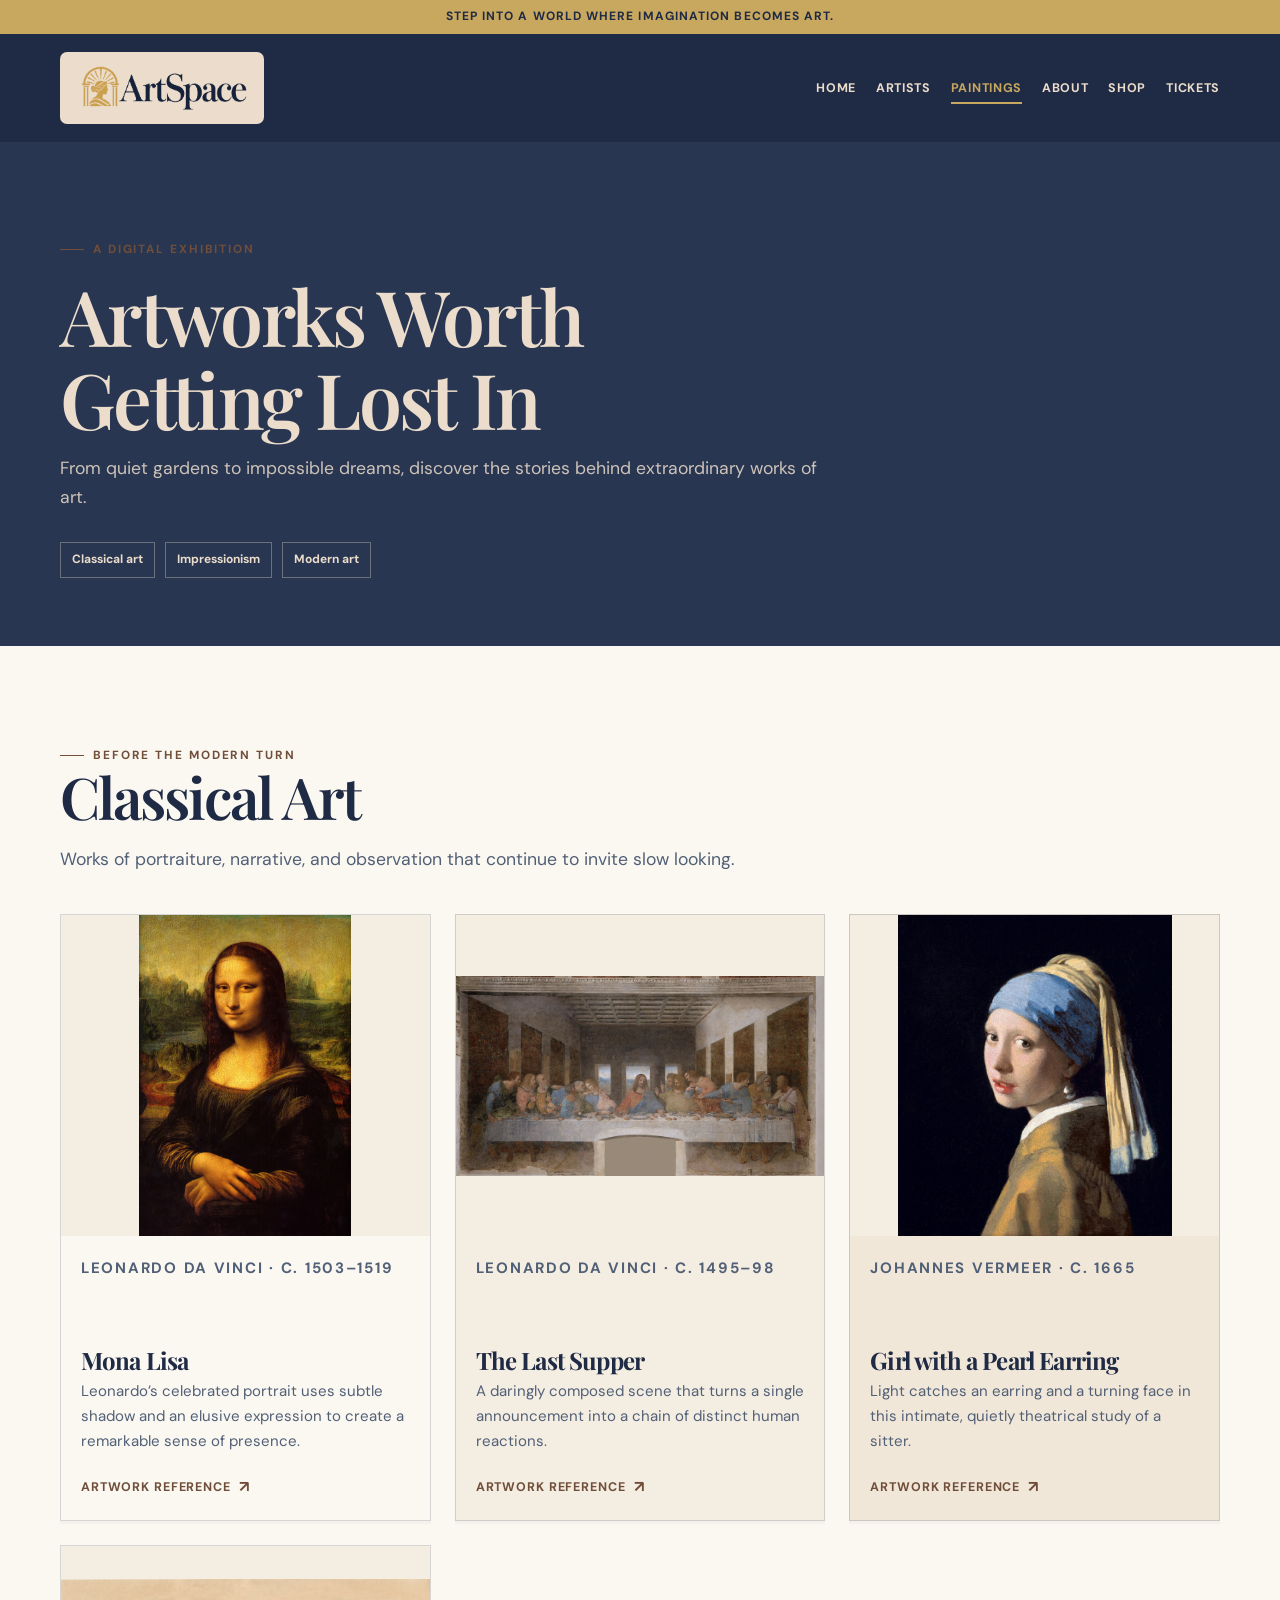
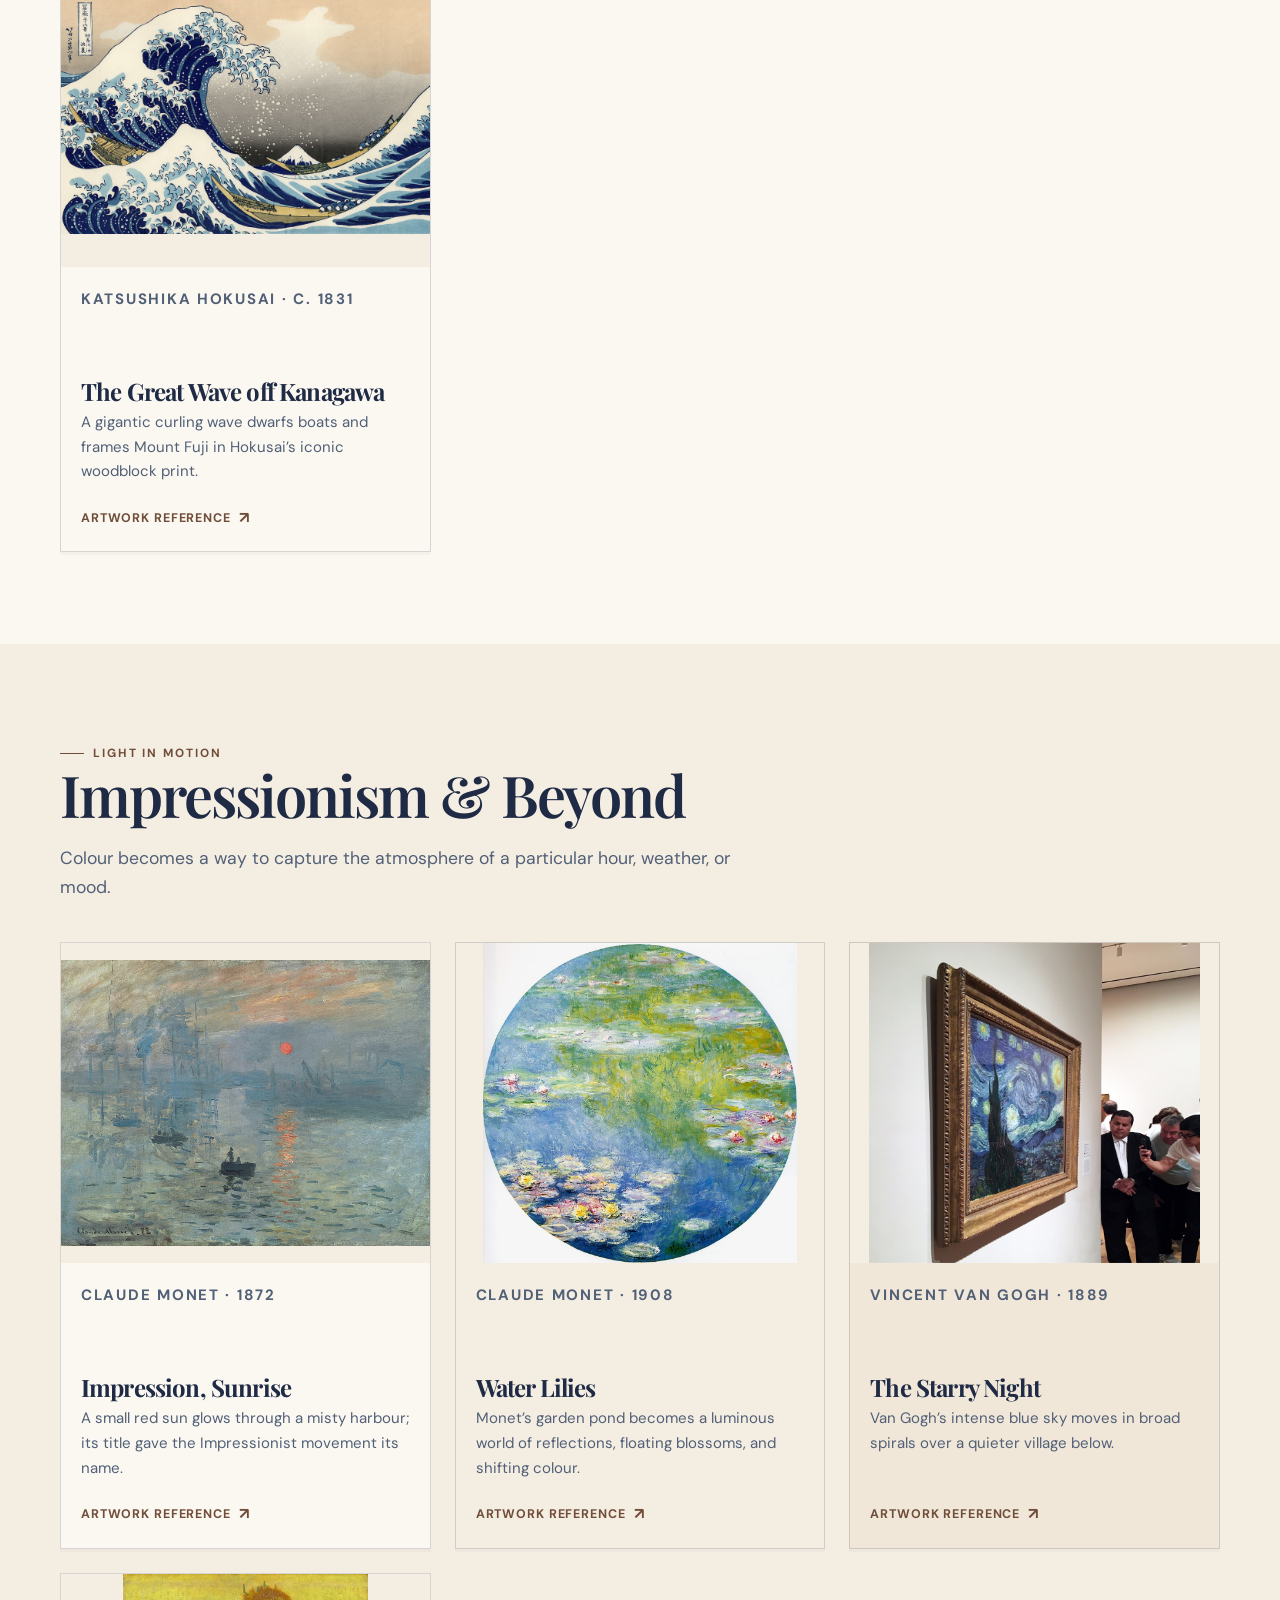
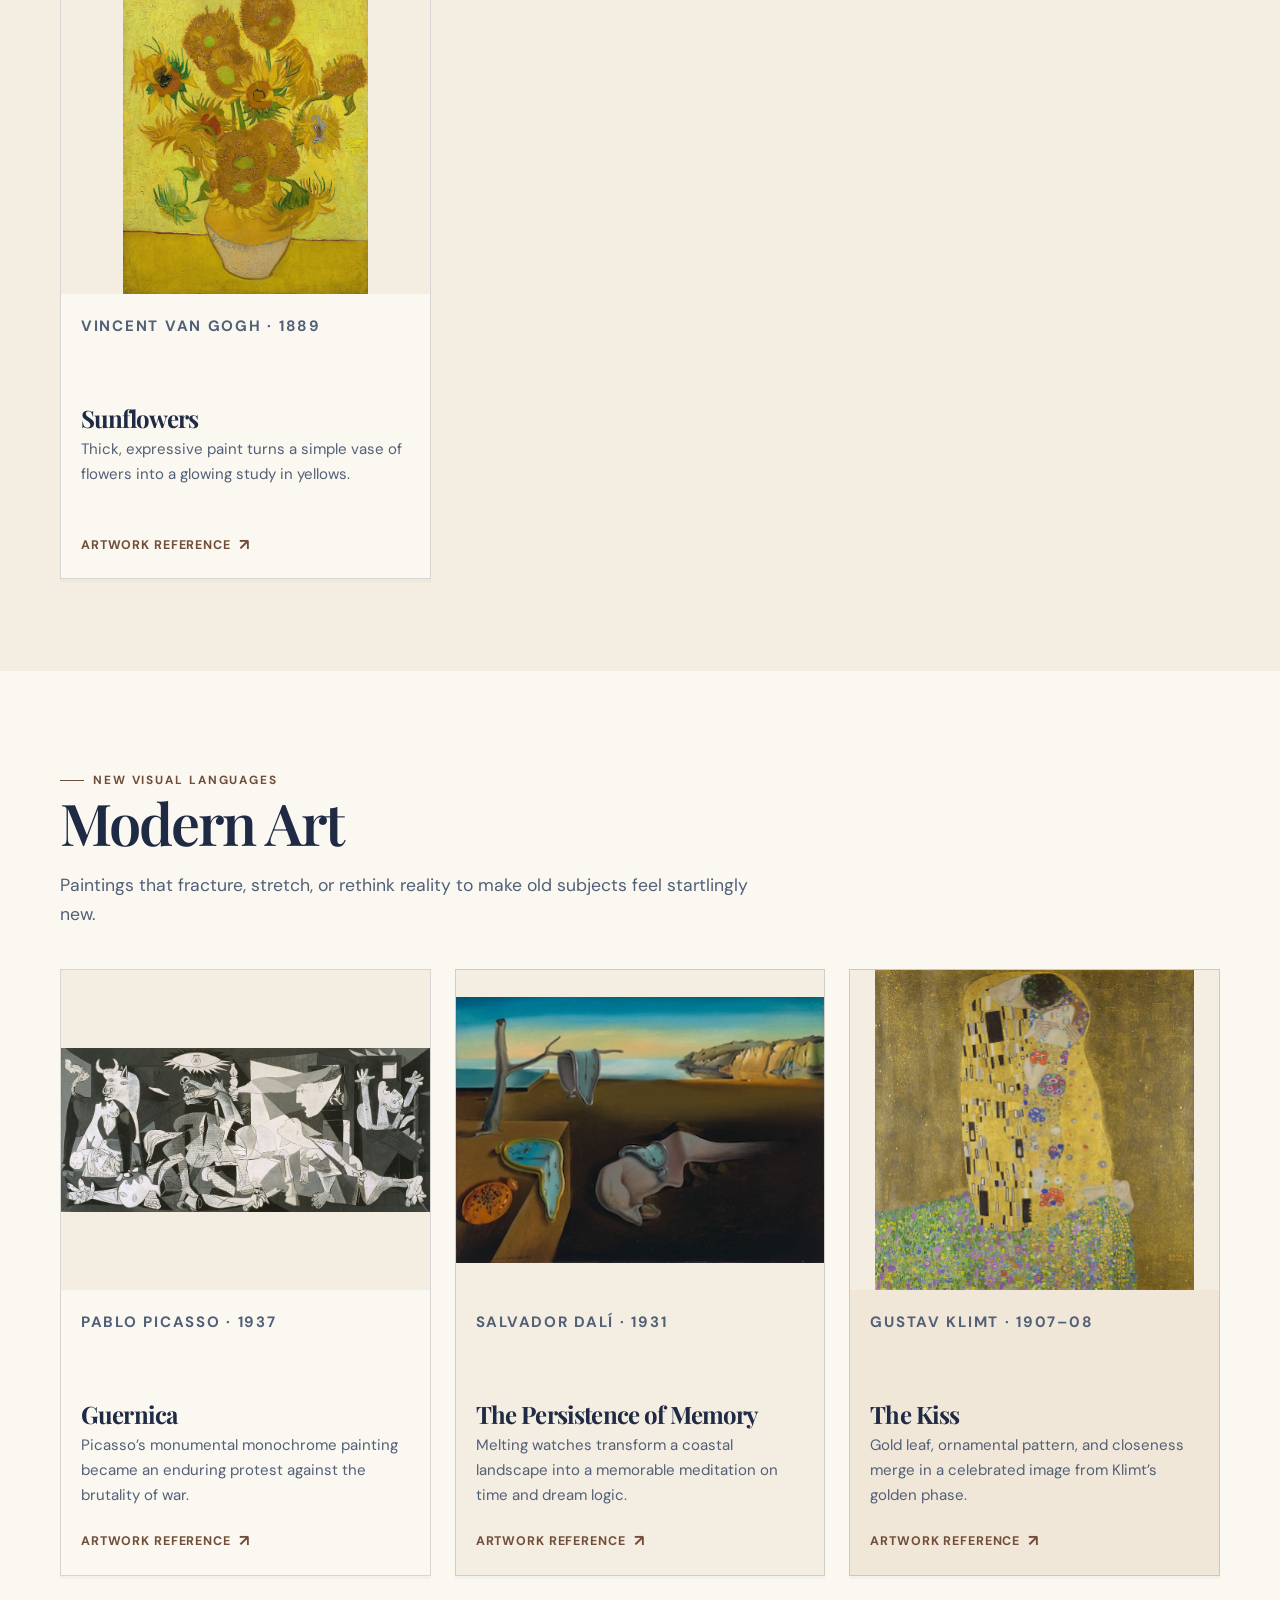
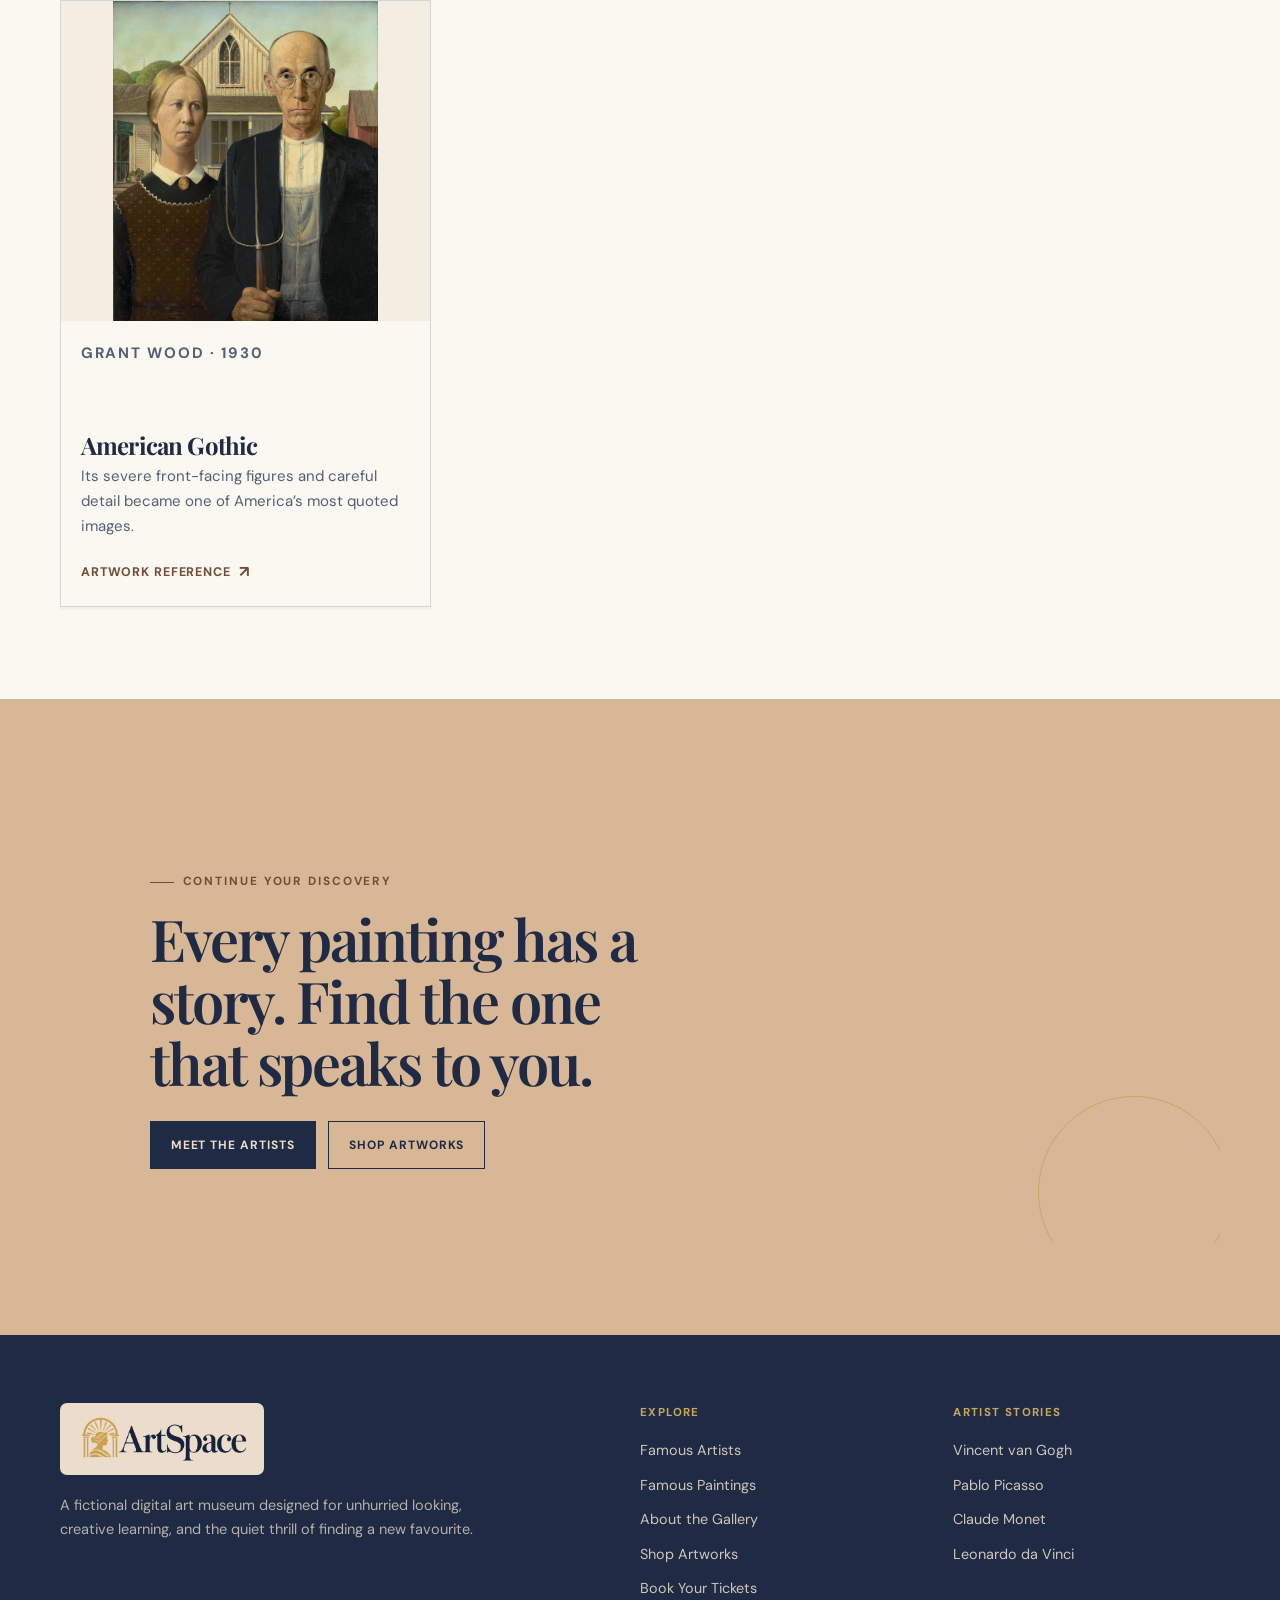
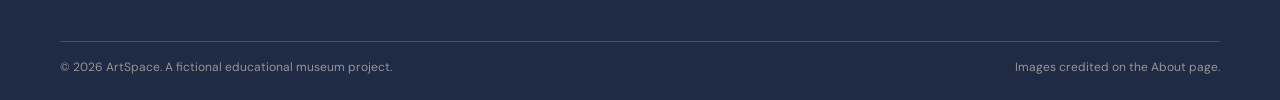
<file: paintings.html>
<!doctype html>
<html lang="en">
<head><meta charset="utf-8"><meta name="viewport" content="width=device-width, initial-scale=1"><meta name="description" content="Explore twelve famous paintings and the stories behind them at ArtSpace."><title>Famous Paintings | ArtSpace</title><link rel="stylesheet" href="style.css"></head>
<body>
  <div class="announcement">Step into a world where imagination becomes art.</div>
  <header class="site-header"><div class="wrap nav-shell"><a class="brand" href="index.html" aria-label="ArtSpace home"><img class="brand-logo" src="images/artspace-logo-v2.png" alt="ArtSpace Digital Art Gallery"></a><nav class="site-nav" aria-label="Primary navigation"><a href="index.html">Home</a><a href="artists.html">Artists</a><a href="paintings.html" aria-current="page">Paintings</a><a href="about.html">About</a><a href="shop.html">Shop</a><a href="tickets.html">Tickets</a></nav></div></header>
  <main class="page-main">
    <section class="page-intro" aria-labelledby="paintings-title"><div class="wrap"><p class="eyebrow">A digital exhibition</p><h1 id="paintings-title">Artworks Worth<br>Getting Lost In</h1><p class="lead">From quiet gardens to impossible dreams, discover the stories behind extraordinary works of art.</p><nav class="collection-jump" aria-label="Collection sections"><a href="#classical">Classical art</a><a href="#impressionism">Impressionism</a><a href="#modern">Modern art</a></nav></div></section>
    <section class="section" id="classical" aria-labelledby="classical-title"><div class="wrap"><div class="section-head"><div><p class="eyebrow">Before the modern turn</p><h2 id="classical-title">Classical Art</h2><p class="lead">Works of portraiture, narrative, and observation that continue to invite slow looking.</p></div></div><div class="gallery-grid">
      <article class="art-card"><div class="art-media"><img src="images/paintings/mona-lisa.jpg" loading="lazy" alt="Mona Lisa by Leonardo da Vinci"></div><div class="art-body"><p class="art-meta">Leonardo da Vinci · c. 1503–1519</p><h3>Mona Lisa</h3><p>Leonardo’s celebrated portrait uses subtle shadow and an elusive expression to create a remarkable sense of presence.</p><a class="text-link" href="https://en.wikipedia.org/wiki/Mona_Lisa" target="_blank" rel="noopener noreferrer">Artwork reference</a></div></article>
      <article class="art-card"><div class="art-media"><img src="images/paintings/last-supper.jpg" loading="lazy" alt="The Last Supper by Leonardo da Vinci"></div><div class="art-body"><p class="art-meta">Leonardo da Vinci · c. 1495–98</p><h3>The Last Supper</h3><p>A daringly composed scene that turns a single announcement into a chain of distinct human reactions.</p><a class="text-link" href="https://en.wikipedia.org/wiki/The_Last_Supper_(Leonardo)" target="_blank" rel="noopener noreferrer">Artwork reference</a></div></article>
      <article class="art-card"><div class="art-media"><img src="images/paintings/girl-pearl.jpg" loading="lazy" alt="Girl with a Pearl Earring by Johannes Vermeer"></div><div class="art-body"><p class="art-meta">Johannes Vermeer · c. 1665</p><h3>Girl with a Pearl Earring</h3><p>Light catches an earring and a turning face in this intimate, quietly theatrical study of a sitter.</p><a class="text-link" href="https://en.wikipedia.org/wiki/Girl_with_a_Pearl_Earring" target="_blank" rel="noopener noreferrer">Artwork reference</a></div></article>
      <article class="art-card"><div class="art-media"><img src="images/paintings/great-wave.jpg" loading="lazy" alt="The Great Wave off Kanagawa by Katsushika Hokusai"></div><div class="art-body"><p class="art-meta">Katsushika Hokusai · c. 1831</p><h3>The Great Wave off Kanagawa</h3><p>A gigantic curling wave dwarfs boats and frames Mount Fuji in Hokusai’s iconic woodblock print.</p><a class="text-link" href="https://en.wikipedia.org/wiki/The_Great_Wave_off_Kanagawa" target="_blank" rel="noopener noreferrer">Artwork reference</a></div></article>
    </div></div></section>
    <section class="section section--paper" id="impressionism" aria-labelledby="impressionism-title"><div class="wrap"><div class="section-head"><div><p class="eyebrow">Light in motion</p><h2 id="impressionism-title">Impressionism &amp; Beyond</h2><p class="lead">Colour becomes a way to capture the atmosphere of a particular hour, weather, or mood.</p></div></div><div class="gallery-grid">
      <article class="art-card"><div class="art-media"><img src="images/paintings/impression-sunrise.jpg" loading="lazy" alt="Impression, Sunrise by Claude Monet"></div><div class="art-body"><p class="art-meta">Claude Monet · 1872</p><h3>Impression, Sunrise</h3><p>A small red sun glows through a misty harbour; its title gave the Impressionist movement its name.</p><a class="text-link" href="https://en.wikipedia.org/wiki/Impression,_Sunrise" target="_blank" rel="noopener noreferrer">Artwork reference</a></div></article>
      <article class="art-card"><div class="art-media"><img src="images/paintings/water-lilies.jpg" loading="lazy" alt="Water Lilies by Claude Monet"></div><div class="art-body"><p class="art-meta">Claude Monet · 1908</p><h3>Water Lilies</h3><p>Monet’s garden pond becomes a luminous world of reflections, floating blossoms, and shifting colour.</p><a class="text-link" href="https://en.wikipedia.org/wiki/Water_Lilies_(Monet_series)" target="_blank" rel="noopener noreferrer">Artwork reference</a></div></article>
      <article class="art-card"><div class="art-media"><img src="images/paintings/starry-night.jpg" loading="lazy" alt="The Starry Night by Vincent van Gogh"></div><div class="art-body"><p class="art-meta">Vincent van Gogh · 1889</p><h3>The Starry Night</h3><p>Van Gogh’s intense blue sky moves in broad spirals over a quieter village below.</p><a class="text-link" href="https://en.wikipedia.org/wiki/The_Starry_Night" target="_blank" rel="noopener noreferrer">Artwork reference</a></div></article>
      <article class="art-card"><div class="art-media"><img src="images/paintings/sunflowers.jpg" loading="lazy" alt="Sunflowers by Vincent van Gogh in a yellow vase"></div><div class="art-body"><p class="art-meta">Vincent van Gogh · 1889</p><h3>Sunflowers</h3><p>Thick, expressive paint turns a simple vase of flowers into a glowing study in yellows.</p><a class="text-link" href="https://en.wikipedia.org/wiki/Sunflowers_(Van_Gogh_series)" target="_blank" rel="noopener noreferrer">Artwork reference</a></div></article>
    </div></div></section>
    <section class="section" id="modern" aria-labelledby="modern-title"><div class="wrap"><div class="section-head"><div><p class="eyebrow">New visual languages</p><h2 id="modern-title">Modern Art</h2><p class="lead">Paintings that fracture, stretch, or rethink reality to make old subjects feel startlingly new.</p></div></div><div class="gallery-grid">
      <article class="art-card"><div class="art-media"><img src="images/paintings/guernica.jpg" loading="lazy" alt="Guernica by Pablo Picasso"></div><div class="art-body"><p class="art-meta">Pablo Picasso · 1937</p><h3>Guernica</h3><p>Picasso’s monumental monochrome painting became an enduring protest against the brutality of war.</p><a class="text-link" href="https://en.wikipedia.org/wiki/Guernica_(Picasso)" target="_blank" rel="noopener noreferrer">Artwork reference</a></div></article>
      <article class="art-card"><div class="art-media"><img src="images/paintings/persistence-memory.jpg" loading="lazy" alt="The Persistence of Memory by Salvador Dalí, with melting clocks in a landscape"></div><div class="art-body"><p class="art-meta">Salvador Dalí · 1931</p><h3>The Persistence of Memory</h3><p>Melting watches transform a coastal landscape into a memorable meditation on time and dream logic.</p><a class="text-link" href="https://en.wikipedia.org/wiki/The_Persistence_of_Memory" target="_blank" rel="noopener noreferrer">Artwork reference</a></div></article>
      <article class="art-card"><div class="art-media"><img src="images/paintings/kiss.jpg" loading="lazy" alt="The Kiss by Gustav Klimt"></div><div class="art-body"><p class="art-meta">Gustav Klimt · 1907–08</p><h3>The Kiss</h3><p>Gold leaf, ornamental pattern, and closeness merge in a celebrated image from Klimt’s golden phase.</p><a class="text-link" href="https://en.wikipedia.org/wiki/The_Kiss_(Klimt)" target="_blank" rel="noopener noreferrer">Artwork reference</a></div></article>
      <article class="art-card"><div class="art-media"><img src="images/paintings/american-gothic.jpg" loading="lazy" alt="American Gothic by Grant Wood, showing two figures holding a pitchfork"></div><div class="art-body"><p class="art-meta">Grant Wood · 1930</p><h3>American Gothic</h3><p>Its severe front-facing figures and careful detail became one of America’s most quoted images.</p><a class="text-link" href="https://en.wikipedia.org/wiki/American_Gothic" target="_blank" rel="noopener noreferrer">Artwork reference</a></div></article>
    </div></div></section>
    <section class="section section--tan"><div class="wrap visit-cta"><p class="eyebrow">Continue your discovery</p><h2>Every painting has a story. Find the one that speaks to you.</h2><div class="button-row"><a class="button" href="artists.html">Meet the artists</a><a class="button button--outline" href="shop.html">Shop artworks</a></div></div></section>
  </main>
  <footer class="site-footer"><div class="wrap footer-top"><div><a class="brand footer-brand" href="index.html"><img class="brand-logo" src="images/artspace-logo-v2.png" alt="ArtSpace Digital Art Gallery"></a><p class="footer-copy">A fictional digital art museum designed for unhurried looking, creative learning, and the quiet thrill of finding a new favourite.</p></div><div><p class="footer-title">Explore</p><ul class="footer-links"><li><a href="artists.html">Famous Artists</a></li><li><a href="paintings.html">Famous Paintings</a></li><li><a href="about.html">About the Gallery</a></li><li><a href="shop.html">Shop Artworks</a></li><li><a href="tickets.html">Book Your Tickets</a></li></ul></div><div><p class="footer-title">Artist stories</p><ul class="footer-links"><li><a href="artist-van-gogh.html">Vincent van Gogh</a></li><li><a href="artist-picasso.html">Pablo Picasso</a></li><li><a href="artist-monet.html">Claude Monet</a></li><li><a href="artist-da-vinci.html">Leonardo da Vinci</a></li></ul></div></div><div class="wrap footer-bottom"><span>© 2026 ArtSpace. A fictional educational museum project.</span><span>Images credited on the About page.</span></div>
  </footer>
</body>
</html>
</file>
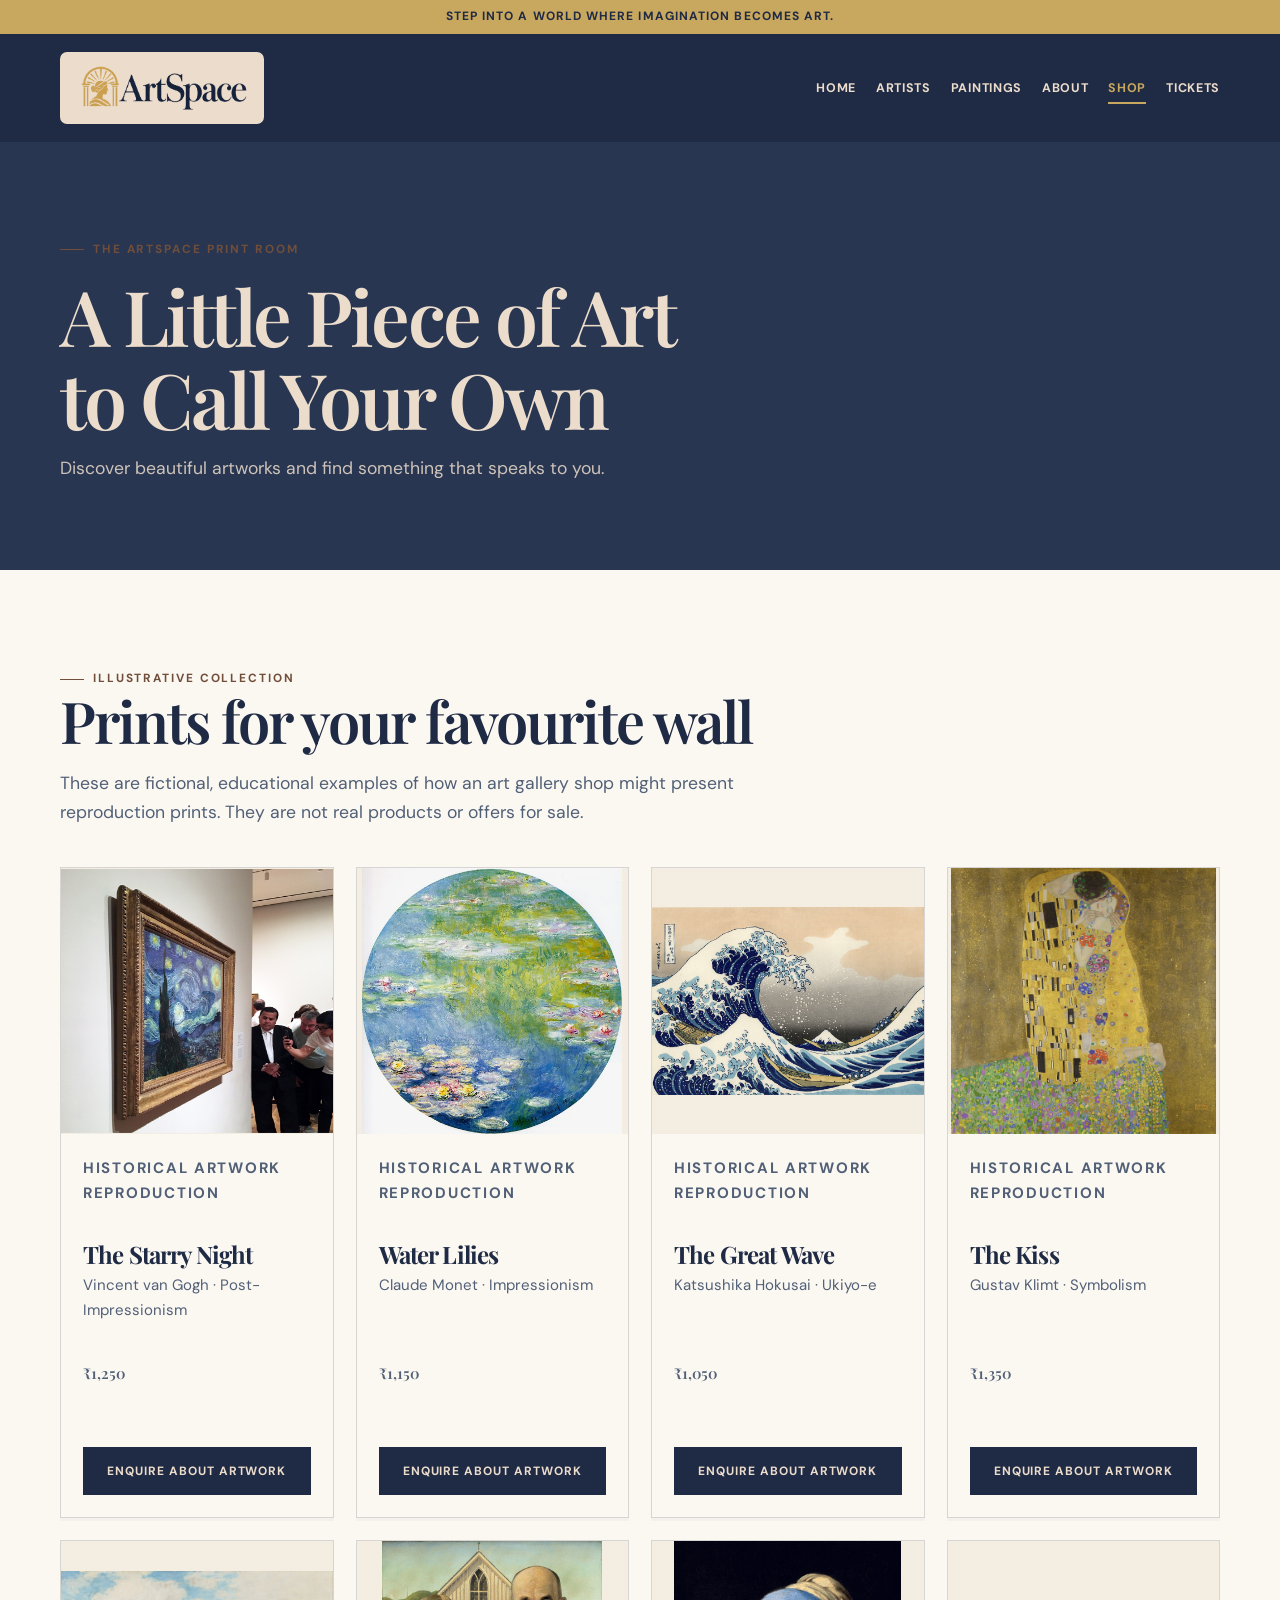
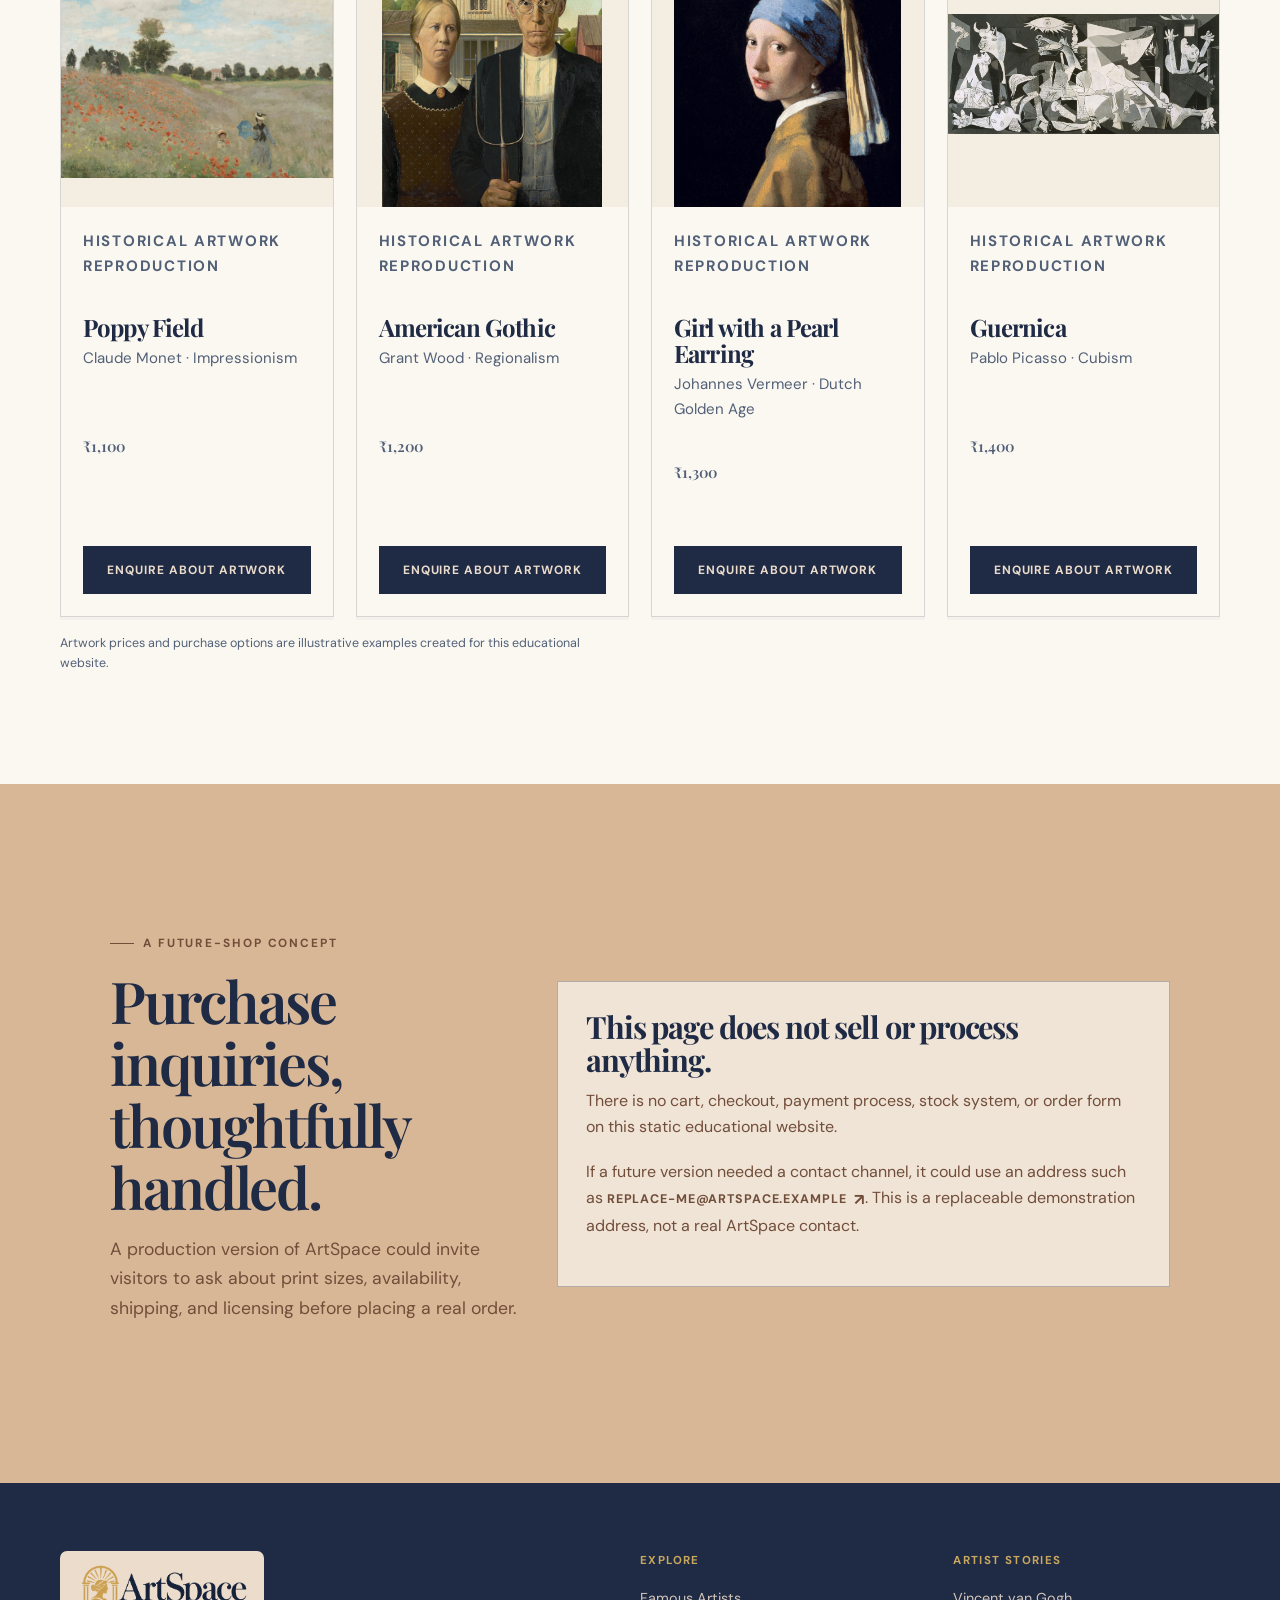
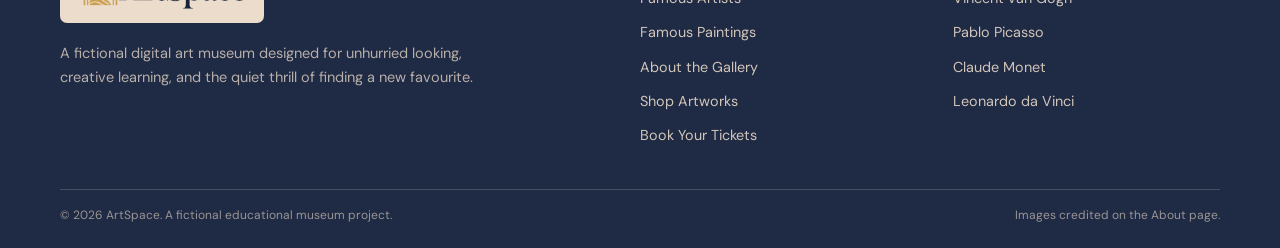
<file: shop.html>
<!doctype html>
<html lang="en">
<head><meta charset="utf-8"><meta name="viewport" content="width=device-width, initial-scale=1"><meta name="description" content="Explore fictional ArtSpace artwork reproductions and the demonstration purchase inquiry concept."><title>Shop Artworks | ArtSpace</title><link rel="stylesheet" href="style.css"></head>
<body>
  <div class="announcement">Step into a world where imagination becomes art.</div>
  <header class="site-header"><div class="wrap nav-shell"><a class="brand" href="index.html" aria-label="ArtSpace home"><img class="brand-logo" src="images/artspace-logo-v2.png" alt="ArtSpace Digital Art Gallery"></a><nav class="site-nav" aria-label="Primary navigation"><a href="index.html">Home</a><a href="artists.html">Artists</a><a href="paintings.html">Paintings</a><a href="about.html">About</a><a href="shop.html" aria-current="page">Shop</a><a href="tickets.html">Tickets</a></nav></div></header>
  <main class="page-main">
    <section class="page-intro" aria-labelledby="shop-title"><div class="wrap"><p class="eyebrow">The ArtSpace print room</p><h1 id="shop-title">A Little Piece of Art<br>to Call Your Own</h1><p class="lead">Discover beautiful artworks and find something that speaks to you.</p></div></section>
    <section class="section" aria-labelledby="prints-title"><div class="wrap"><div class="section-head"><div><p class="eyebrow">Illustrative collection</p><h2 id="prints-title">Prints for your favourite wall</h2><p class="lead">These are fictional, educational examples of how an art gallery shop might present reproduction prints. They are not real products or offers for sale.</p></div></div><div class="shop-grid">
      <article class="shop-card"><div class="art-media"><img src="images/paintings/starry-night.jpg" loading="lazy" alt="The Starry Night by Vincent van Gogh"></div><div class="shop-body"><p class="card-kicker">Historical artwork reproduction</p><h3>The Starry Night</h3><p>Vincent van Gogh · Post-Impressionism</p><p class="shop-price">₹1,250</p><a class="button" href="#purchase-inquiry">Enquire about artwork</a></div></article>
      <article class="shop-card"><div class="art-media"><img src="images/paintings/water-lilies.jpg" loading="lazy" alt="Water Lilies by Claude Monet"></div><div class="shop-body"><p class="card-kicker">Historical artwork reproduction</p><h3>Water Lilies</h3><p>Claude Monet · Impressionism</p><p class="shop-price">₹1,150</p><a class="button" href="#purchase-inquiry">Enquire about artwork</a></div></article>
      <article class="shop-card"><div class="art-media"><img src="images/paintings/great-wave.jpg" loading="lazy" alt="The Great Wave off Kanagawa by Katsushika Hokusai"></div><div class="shop-body"><p class="card-kicker">Historical artwork reproduction</p><h3>The Great Wave</h3><p>Katsushika Hokusai · Ukiyo-e</p><p class="shop-price">₹1,050</p><a class="button" href="#purchase-inquiry">Enquire about artwork</a></div></article>
      <article class="shop-card"><div class="art-media"><img src="images/paintings/kiss.jpg" loading="lazy" alt="The Kiss by Gustav Klimt"></div><div class="shop-body"><p class="card-kicker">Historical artwork reproduction</p><h3>The Kiss</h3><p>Gustav Klimt · Symbolism</p><p class="shop-price">₹1,350</p><a class="button" href="#purchase-inquiry">Enquire about artwork</a></div></article>
      <article class="shop-card"><div class="art-media"><img src="images/paintings/poppy-field.jpg" loading="lazy" alt="Poppy Field near Argenteuil by Claude Monet"></div><div class="shop-body"><p class="card-kicker">Historical artwork reproduction</p><h3>Poppy Field</h3><p>Claude Monet · Impressionism</p><p class="shop-price">₹1,100</p><a class="button" href="#purchase-inquiry">Enquire about artwork</a></div></article>
      <article class="shop-card"><div class="art-media"><img src="images/paintings/american-gothic.jpg" loading="lazy" alt="American Gothic by Grant Wood"></div><div class="shop-body"><p class="card-kicker">Historical artwork reproduction</p><h3>American Gothic</h3><p>Grant Wood · Regionalism</p><p class="shop-price">₹1,200</p><a class="button" href="#purchase-inquiry">Enquire about artwork</a></div></article>
      <article class="shop-card"><div class="art-media"><img src="images/paintings/girl-pearl.jpg" loading="lazy" alt="Girl with a Pearl Earring by Johannes Vermeer"></div><div class="shop-body"><p class="card-kicker">Historical artwork reproduction</p><h3>Girl with a Pearl Earring</h3><p>Johannes Vermeer · Dutch Golden Age</p><p class="shop-price">₹1,300</p><a class="button" href="#purchase-inquiry">Enquire about artwork</a></div></article>
      <article class="shop-card"><div class="art-media"><img src="images/paintings/guernica.jpg" loading="lazy" alt="Guernica by Pablo Picasso"></div><div class="shop-body"><p class="card-kicker">Historical artwork reproduction</p><h3>Guernica</h3><p>Pablo Picasso · Cubism</p><p class="shop-price">₹1,400</p><a class="button" href="#purchase-inquiry">Enquire about artwork</a></div></article>
    </div><p class="demo-note">Artwork prices and purchase options are illustrative examples created for this educational website.</p></div></section>
    <section class="section section--tan" id="purchase-inquiry" aria-labelledby="inquiry-title"><div class="wrap inquiry"><div><p class="eyebrow">A future-shop concept</p><h2 id="inquiry-title">Purchase inquiries, thoughtfully handled.</h2><p class="lead">A production version of ArtSpace could invite visitors to ask about print sizes, availability, shipping, and licensing before placing a real order.</p></div><div class="inquiry-box"><h3>This page does not sell or process anything.</h3><p>There is no cart, checkout, payment process, stock system, or order form on this static educational website.</p><p>If a future version needed a contact channel, it could use an address such as <a class="text-link" href="mailto:replace-me@artspace.example?subject=Artwork%20inquiry">replace-me@artspace.example</a>. This is a replaceable demonstration address, not a real ArtSpace contact.</p></div></div></section>
  </main>
  <footer class="site-footer"><div class="wrap footer-top"><div><a class="brand footer-brand" href="index.html"><img class="brand-logo" src="images/artspace-logo-v2.png" alt="ArtSpace Digital Art Gallery"></a><p class="footer-copy">A fictional digital art museum designed for unhurried looking, creative learning, and the quiet thrill of finding a new favourite.</p></div><div><p class="footer-title">Explore</p><ul class="footer-links"><li><a href="artists.html">Famous Artists</a></li><li><a href="paintings.html">Famous Paintings</a></li><li><a href="about.html">About the Gallery</a></li><li><a href="shop.html">Shop Artworks</a></li><li><a href="tickets.html">Book Your Tickets</a></li></ul></div><div><p class="footer-title">Artist stories</p><ul class="footer-links"><li><a href="artist-van-gogh.html">Vincent van Gogh</a></li><li><a href="artist-picasso.html">Pablo Picasso</a></li><li><a href="artist-monet.html">Claude Monet</a></li><li><a href="artist-da-vinci.html">Leonardo da Vinci</a></li></ul></div></div><div class="wrap footer-bottom"><span>© 2026 ArtSpace. A fictional educational museum project.</span><span>Images credited on the About page.</span></div>
  </footer>
</body>
</html>
</file>
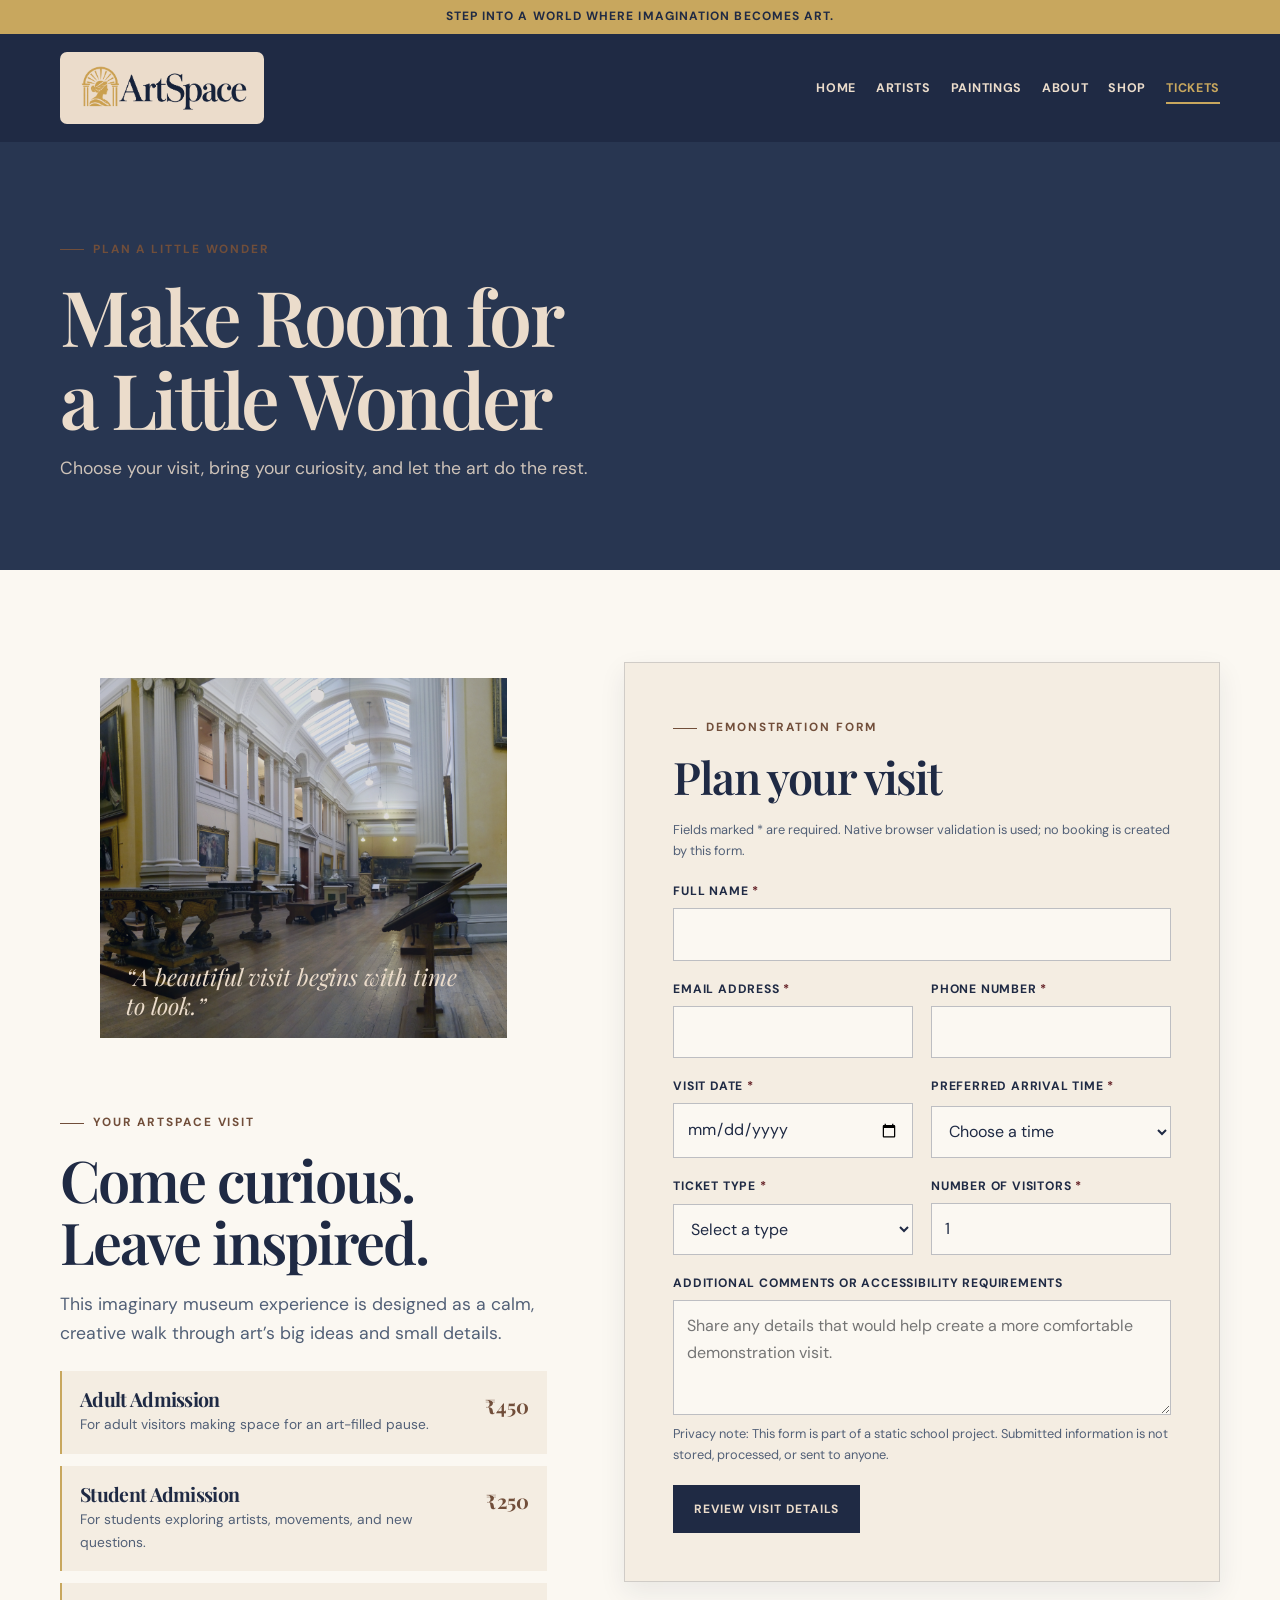
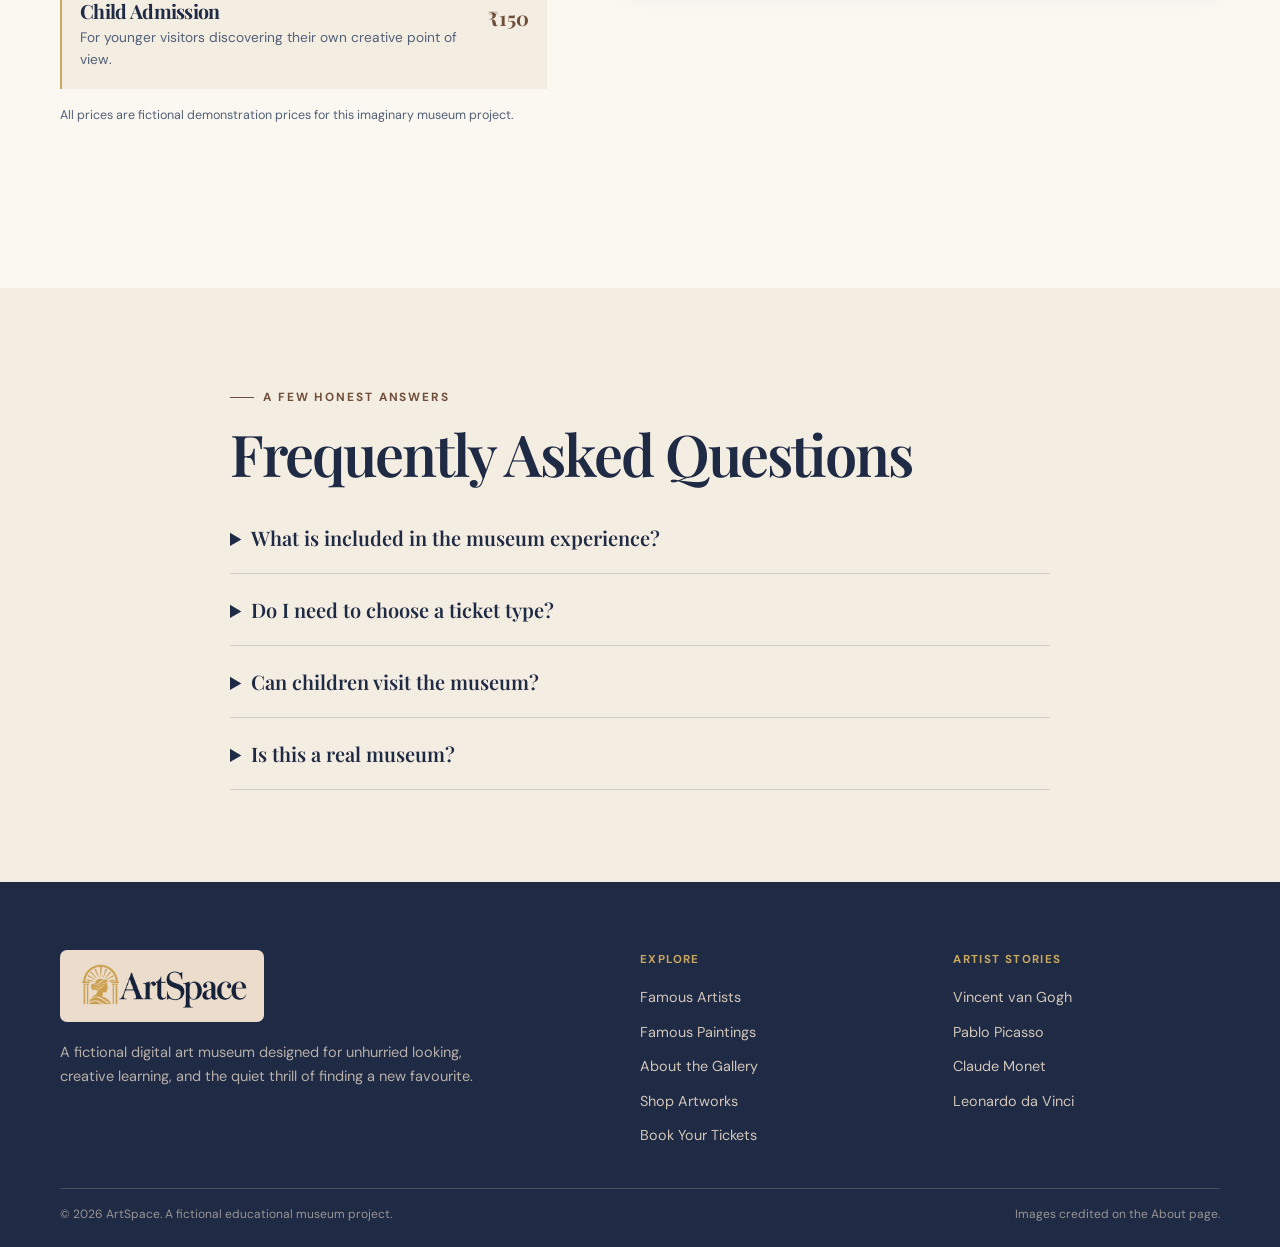
<file: tickets.html>
<!doctype html>
<html lang="en">
<head><meta charset="utf-8"><meta name="viewport" content="width=device-width, initial-scale=1"><meta name="description" content="Plan a fictional ArtSpace visit with this polished static demonstration booking form."><title>Book Your Tickets | ArtSpace</title><link rel="stylesheet" href="style.css"></head>
<body>
  <div class="announcement">Step into a world where imagination becomes art.</div>
  <header class="site-header"><div class="wrap nav-shell"><a class="brand" href="index.html" aria-label="ArtSpace home"><img class="brand-logo" src="images/artspace-logo-v2.png" alt="ArtSpace Digital Art Gallery"></a><nav class="site-nav" aria-label="Primary navigation"><a href="index.html">Home</a><a href="artists.html">Artists</a><a href="paintings.html">Paintings</a><a href="about.html">About</a><a href="shop.html">Shop</a><a href="tickets.html" aria-current="page">Tickets</a></nav></div></header>
  <main class="page-main">
    <section class="page-intro" aria-labelledby="tickets-title"><div class="wrap"><p class="eyebrow">Plan a little wonder</p><h1 id="tickets-title">Make Room for<br>a Little Wonder</h1><p class="lead">Choose your visit, bring your curiosity, and let the art do the rest.</p></div></section>
    <section class="section" aria-labelledby="booking-title"><div class="wrap tickets-layout"><div><figure class="visit-photo"><img src="images/gallery-hero.jpg" alt="Sunlit historic art gallery interior with framed paintings and a skylight"><p>“A beautiful visit begins with time to look.”</p></figure><div class="section--tight"><p class="eyebrow">Your ArtSpace visit</p><h2>Come curious. Leave inspired.</h2><p class="lead">This imaginary museum experience is designed as a calm, creative walk through art’s big ideas and small details.</p><div class="ticket-types" aria-label="Fictional example ticket types"><article class="ticket-type"><div><h3>Adult Admission</h3><p>For adult visitors making space for an art-filled pause.</p></div><strong>₹450</strong></article><article class="ticket-type"><div><h3>Student Admission</h3><p>For students exploring artists, movements, and new questions.</p></div><strong>₹250</strong></article><article class="ticket-type"><div><h3>Child Admission</h3><p>For younger visitors discovering their own creative point of view.</p></div><strong>₹150</strong></article></div><p class="demo-note">All prices are fictional demonstration prices for this imaginary museum project.</p></div></div>
      <form class="booking-form" action="#demo-note" aria-describedby="demo-note"><p class="eyebrow">Demonstration form</p><h2 id="booking-title">Plan your visit</h2><p class="form-help">Fields marked <span aria-hidden="true">*</span> are required. Native browser validation is used; no booking is created by this form.</p><div class="form-grid"><div class="field field--full"><label for="full-name">Full name <span aria-hidden="true">*</span></label><input id="full-name" name="full-name" type="text" autocomplete="name" required></div><div class="field"><label for="email">Email address <span aria-hidden="true">*</span></label><input id="email" name="email" type="email" autocomplete="email" required></div><div class="field"><label for="phone">Phone number <span aria-hidden="true">*</span></label><input id="phone" name="phone" type="tel" autocomplete="tel" required></div><div class="field"><label for="visit-date">Visit date <span aria-hidden="true">*</span></label><input id="visit-date" name="visit-date" type="date" min="2026-10-14" required></div><div class="field"><label for="arrival">Preferred arrival time <span aria-hidden="true">*</span></label><select id="arrival" name="arrival" required><option value="" selected disabled>Choose a time</option><option>10:00 AM</option><option>12:00 PM</option><option>2:00 PM</option><option>4:00 PM</option></select></div><div class="field"><label for="ticket-type">Ticket type <span aria-hidden="true">*</span></label><select id="ticket-type" name="ticket-type" required><option value="" selected disabled>Select a type</option><option>Adult Admission</option><option>Student Admission</option><option>Child Admission</option></select></div><div class="field"><label for="visitors">Number of visitors <span aria-hidden="true">*</span></label><input id="visitors" name="visitors" type="number" min="1" max="12" value="1" required></div><div class="field field--full"><label for="comments">Additional comments or accessibility requirements</label><textarea id="comments" name="comments" placeholder="Share any details that would help create a more comfortable demonstration visit."></textarea></div></div><p class="form-help" id="demo-note">Privacy note: This form is part of a static school project. Submitted information is not stored, processed, or sent to anyone.</p><button class="button" type="submit">Review visit details</button></form></div></section>
    <section class="section section--paper" aria-labelledby="faq-title"><div class="wrap faq"><p class="eyebrow">A few honest answers</p><h2 id="faq-title">Frequently Asked Questions</h2><details><summary>What is included in the museum experience?</summary><p>ArtSpace is an educational digital gallery concept featuring artist biographies, artwork descriptions, and creative discovery pages. It is not a real ticketed venue.</p></details><details><summary>Do I need to choose a ticket type?</summary><p>For this demonstration form, yes. It shows how a real booking interface could collect a visitor’s preferred admission type, but no reservation is made.</p></details><details><summary>Can children visit the museum?</summary><p>Child Admission is included as a fictional example category. ArtSpace welcomes curiosity at every age in its digital experience.</p></details><details><summary>Is this a real museum?</summary><p>No. ArtSpace is an imaginary digital art museum created as a school website-design project. It does not offer real visits, bookings, payments, or visitor services.</p></details></div></section>
  </main>
  <footer class="site-footer"><div class="wrap footer-top"><div><a class="brand footer-brand" href="index.html"><img class="brand-logo" src="images/artspace-logo-v2.png" alt="ArtSpace Digital Art Gallery"></a><p class="footer-copy">A fictional digital art museum designed for unhurried looking, creative learning, and the quiet thrill of finding a new favourite.</p></div><div><p class="footer-title">Explore</p><ul class="footer-links"><li><a href="artists.html">Famous Artists</a></li><li><a href="paintings.html">Famous Paintings</a></li><li><a href="about.html">About the Gallery</a></li><li><a href="shop.html">Shop Artworks</a></li><li><a href="tickets.html">Book Your Tickets</a></li></ul></div><div><p class="footer-title">Artist stories</p><ul class="footer-links"><li><a href="artist-van-gogh.html">Vincent van Gogh</a></li><li><a href="artist-picasso.html">Pablo Picasso</a></li><li><a href="artist-monet.html">Claude Monet</a></li><li><a href="artist-da-vinci.html">Leonardo da Vinci</a></li></ul></div></div><div class="wrap footer-bottom"><span>© 2026 ArtSpace. A fictional educational museum project.</span><span>Images credited on the About page.</span></div>
  </footer>
</body>
</html>
</file>
<file: style.css>
@import url('https://fonts.googleapis.com/css2?family=DM+Sans:opsz,wght@9..40,400;9..40,500;9..40,600;9..40,700&family=Playfair+Display:ital,wght@0,500;0,600;0,700;1,500;1,600&display=swap');

:root {
  --navy: #1F2A44;
  --beige: #EBDCCB;
  --gold: #C8A75E;
  --space-cadet: #283651;
  --slate: #637991;
  --tan: #D8B796;
  --coffee: #714E3A;
  --burgundy: #642126;
  --ivory: #FBF8F2;
  --paper: #F4EDE2;
  --ink: #1F2A44;
  --muted: #526077;
  --line: rgba(31, 42, 68, .17);
  --shadow: 0 18px 45px rgba(31, 42, 68, .12);
  --shadow-soft: 0 10px 25px rgba(31, 42, 68, .08);
  --serif: 'Playfair Display', Georgia, serif;
  --sans: 'DM Sans', Arial, sans-serif;
  --page: min(1160px, calc(100% - 48px));
}

* { box-sizing: border-box; }
html { scroll-behavior: smooth; }
body {
  margin: 0;
  color: var(--ink);
  background: var(--ivory);
  font-family: var(--sans);
  font-size: 16px;
  line-height: 1.65;
}
img { display: block; max-width: 100%; }
a { color: inherit; }
button, input, select, textarea { font: inherit; }
button { cursor: pointer; }

:focus-visible {
  outline: 3px solid var(--gold);
  outline-offset: 4px;
}

::selection { color: var(--ivory); background: var(--coffee); }

.wrap { width: var(--page); margin-inline: auto; }
.section { padding: 92px 0; position: relative; }
.section--paper { background: var(--paper); }
.section--tan { background: var(--tan); }
.section--navy { color: var(--beige); background: var(--navy); }
.section--navy h2, .section--navy h3 { color: var(--beige); }
.section--tight { padding: 52px 0; }
.page-main { overflow: hidden; }

.eyebrow {
  display: inline-flex;
  align-items: center;
  gap: 9px;
  margin: 0 0 15px;
  color: var(--coffee);
  font-size: .74rem;
  font-weight: 700;
  letter-spacing: .16em;
  text-transform: uppercase;
}
.eyebrow::before { width: 24px; height: 1px; background: currentColor; content: ''; }
.section--navy .eyebrow { color: var(--gold); }

h1, h2, h3, h4, p { margin-top: 0; }
h1, h2, h3, h4 { font-family: var(--serif); line-height: 1.08; letter-spacing: -.035em; }
h1 { max-width: 800px; margin-bottom: 22px; font-size: clamp(3rem, 7vw, 6.5rem); font-weight: 600; }
h2 { margin-bottom: 18px; font-size: clamp(2.15rem, 4.5vw, 4rem); font-weight: 600; }
h3 { margin-bottom: 12px; font-size: clamp(1.5rem, 2.4vw, 2.05rem); }
h4 { font-size: 1.25rem; }
p { max-width: 68ch; margin-bottom: 1.15rem; }
.lead { max-width: 65ch; color: var(--muted); font-size: 1.1rem; }
.section--navy .lead { color: rgba(235, 220, 203, .82); }

.announcement {
  min-height: 34px;
  padding: 7px 20px;
  color: var(--navy);
  background: var(--gold);
  text-align: center;
  font-size: .75rem;
  font-weight: 700;
  letter-spacing: .09em;
  text-transform: uppercase;
}
.site-header { position: relative; z-index: 20; color: var(--beige); background: var(--navy); }
.nav-shell { display: flex; align-items: center; justify-content: space-between; gap: 28px; min-height: 108px; }
.brand { display: inline-flex; flex: 0 0 auto; align-items: center; color: var(--beige); text-decoration: none; }
.brand-logo { display: block; width: 204px; height: 72px; padding: 5px 9px; border-radius: 7px; background: var(--beige); object-fit: contain; object-position: center; }
.site-nav { display: flex; justify-content: flex-end; align-items: center; flex-wrap: wrap; gap: 2px 20px; }
.site-nav a { position: relative; padding: 7px 0; color: var(--beige); font-size: .78rem; font-weight: 700; letter-spacing: .055em; text-decoration: none; text-transform: uppercase; }
.site-nav a::after { position: absolute; right: 0; bottom: 1px; left: 0; height: 2px; background: var(--gold); content: ''; transform: scaleX(0); transform-origin: left; transition: transform .25s ease; }
.site-nav a:hover, .site-nav a[aria-current='page'] { color: var(--gold); }
.site-nav a:hover::after, .site-nav a[aria-current='page']::after { transform: scaleX(1); }

.hero { position: relative; min-height: 650px; isolation: isolate; color: var(--beige); background: var(--navy); }
.hero-media, .hero-media::after { position: absolute; inset: 0; }
.hero-media { z-index: -2; overflow: hidden; }
.hero-media img { width: 100%; height: 100%; object-fit: cover; object-position: center; }
.hero-media::after { z-index: 1; background: linear-gradient(90deg, rgba(31, 42, 68, .9) 0%, rgba(31, 42, 68, .68) 43%, rgba(31, 42, 68, .14) 76%, rgba(31, 42, 68, .25) 100%); content: ''; }
.hero-content { display: flex; min-height: 650px; align-items: center; padding: 88px 0; }
.hero-copy { max-width: 670px; }
.hero .eyebrow { color: var(--gold); }
.hero h1 { color: var(--beige); }
.hero p { color: rgba(235, 220, 203, .92); font-size: 1.08rem; }
.hero-actions, .button-row { display: flex; flex-wrap: wrap; gap: 12px; margin-top: 28px; }
.hero-note { display: flex; align-items: center; gap: 10px; margin-top: 44px !important; color: var(--gold) !important; font-size: .9rem !important; font-style: italic; }
.hero-note::before { width: 30px; height: 1px; background: var(--gold); content: ''; }

.button {
  display: inline-flex;
  min-height: 48px;
  align-items: center;
  justify-content: center;
  padding: 11px 20px;
  border: 1px solid var(--navy);
  background: var(--navy);
  color: var(--beige);
  font-size: .75rem;
  font-weight: 700;
  letter-spacing: .08em;
  line-height: 1.2;
  text-align: center;
  text-decoration: none;
  text-transform: uppercase;
  transition: background .25s ease, color .25s ease, transform .25s ease, box-shadow .25s ease;
}
.button:hover { box-shadow: var(--shadow-soft); transform: translateY(-3px); }
.button--gold { border-color: var(--gold); background: var(--gold); color: var(--navy); }
.button--light { border-color: var(--beige); background: var(--beige); color: var(--navy); }
.button--outline { border-color: currentColor; background: transparent; color: var(--navy); }
.button--outline:hover { background: var(--navy); color: var(--beige); }
.section--navy .button--outline { color: var(--beige); }
.section--navy .button--outline:hover { background: var(--beige); color: var(--navy); }
.text-link { display: inline-flex; align-items: center; gap: 8px; color: var(--coffee); font-size: .78rem; font-weight: 700; letter-spacing: .07em; text-decoration: none; text-transform: uppercase; }
.text-link::after { content: '↗'; font-size: 1rem; transition: transform .2s ease; }
.text-link:hover::after { transform: translate(3px, -3px); }
.section--navy .text-link { color: var(--gold); }

.split { display: grid; grid-template-columns: minmax(0, .95fr) minmax(330px, 1.05fr); align-items: center; gap: clamp(36px, 7vw, 105px); }
.split--reverse > :first-child { order: 2; }
.image-frame { position: relative; padding: 12px; background: var(--beige); box-shadow: var(--shadow); }
.image-frame::before { position: absolute; top: -15px; right: -15px; width: 60px; height: 60px; border: 1px solid var(--gold); content: ''; }
.image-frame img { width: 100%; max-height: 575px; object-fit: cover; }
.image-frame--art img { object-fit: contain; background: var(--paper); }
.pull-quote { margin: 27px 0 0; padding: 18px 0 18px 22px; border-left: 2px solid var(--gold); color: var(--coffee); font-family: var(--serif); font-size: clamp(1.25rem, 2vw, 1.7rem); font-style: italic; line-height: 1.35; }

.section-head { display: flex; align-items: end; justify-content: space-between; gap: 26px; margin-bottom: 40px; }
.section-head > div { max-width: 700px; }
.section-head p { margin-bottom: 0; }
.collection-grid { display: grid; grid-template-columns: repeat(4, minmax(0, 1fr)); gap: 22px; }
.collection-grid .art-card:nth-child(2) { transform: translateY(34px); }
.collection-grid .art-card:nth-child(4) { transform: translateY(22px); }
.art-card, .artist-card, .info-card, .shop-card { overflow: hidden; border: 1px solid var(--line); background: var(--ivory); box-shadow: 0 3px 0 rgba(31, 42, 68, .03); transition: transform .27s ease, box-shadow .27s ease, border-color .27s ease; }
.art-card:hover, .artist-card:hover, .info-card:hover, .shop-card:hover { border-color: rgba(200, 167, 94, .8); box-shadow: var(--shadow); transform: translateY(-7px); }
.art-media { overflow: hidden; background: var(--paper); }
.art-media img { width: 100%; aspect-ratio: 4 / 4.6; object-fit: contain; transition: transform .45s ease; }
.art-card:hover .art-media img, .shop-card:hover .art-media img { transform: scale(1.045); }
.art-body, .artist-body, .shop-body { padding: 22px; }
.art-meta, .card-kicker { margin-bottom: 8px; color: var(--coffee); font-size: .7rem; font-weight: 700; letter-spacing: .115em; text-transform: uppercase; }
.art-card h3, .shop-card h3 { margin-bottom: 5px; font-size: 1.5rem; }
.art-card p, .shop-card p { margin-bottom: 16px; color: var(--muted); font-size: .94rem; }

.artist-grid { display: grid; grid-template-columns: repeat(4, minmax(0, 1fr)); gap: 22px; }
.artist-card { display: flex; flex-direction: column; }
.artist-card:nth-child(even) { background: var(--paper); }
.artist-card:nth-child(3n) { background: #f1e5d5; }
.artist-card img { width: 100%; aspect-ratio: 1 / 1.08; object-fit: cover; filter: saturate(.9); }
.artist-body { display: flex; flex: 1; flex-direction: column; align-items: flex-start; }
.artist-body h3 { margin-bottom: 9px; }
.artist-body p { color: var(--muted); font-size: .93rem; }
.artist-body .text-link { margin-top: auto; }

.highlight-grid { display: grid; grid-template-columns: repeat(3, 1fr); gap: 18px; }
.info-card { position: relative; padding: 28px; background: var(--paper); }
.info-card:nth-child(2) { background: var(--tan); }
.info-card:nth-child(3) { background: #d9e2e9; }
.info-card::after { position: absolute; top: 22px; right: 24px; color: var(--gold); content: '✦'; font-size: 1.25rem; }
.info-card h3 { max-width: 12ch; }
.info-card p { margin-bottom: 20px; color: var(--muted); font-size: .95rem; }

.exhibition { position: relative; overflow: hidden; min-height: 415px; color: var(--beige); background: var(--navy); }
.exhibition img { position: absolute; inset: 0; width: 100%; height: 100%; object-fit: cover; opacity: .57; }
.exhibition::after { position: absolute; inset: 0; background: linear-gradient(90deg, rgba(31,42,68,.91), rgba(31,42,68,.36)); content: ''; }
.exhibition-copy { position: relative; z-index: 1; max-width: 660px; padding: 100px 0; }
.exhibition h2 { color: var(--beige); }
.exhibition p { color: rgba(235, 220, 203, .88); font-size: 1.08rem; }
.visit-cta { position: relative; overflow: hidden; padding: 74px clamp(28px, 7vw, 94px); background: var(--tan); }
.visit-cta::after { position: absolute; right: -10px; bottom: -45px; width: 190px; height: 190px; border: 1px solid var(--gold); border-radius: 50%; content: ''; }
.visit-cta > * { position: relative; z-index: 1; }
.visit-cta h2 { max-width: 15ch; }

.page-intro { padding: 90px 0 68px; color: var(--beige); background: var(--space-cadet); }
.page-intro h1 { max-width: 920px; margin-bottom: 14px; color: var(--beige); font-size: clamp(3rem, 6vw, 5.8rem); }
.page-intro .lead { color: rgba(235, 220, 203, .85); }
.breadcrumbs { display: flex; flex-wrap: wrap; gap: 8px; margin: 0 0 27px; color: var(--gold); font-size: .76rem; font-weight: 700; letter-spacing: .08em; text-transform: uppercase; }
.breadcrumbs a { text-decoration-color: rgba(200, 167, 94, .6); text-underline-offset: 3px; }
.breadcrumbs span { color: rgba(235, 220, 203, .5); }

.artist-list { display: grid; gap: 34px; }
.artist-feature { display: grid; grid-template-columns: minmax(230px, .72fr) minmax(0, 1.28fr); overflow: hidden; border: 1px solid var(--line); background: var(--ivory); }
.artist-feature:nth-child(even) { grid-template-columns: minmax(0, 1.28fr) minmax(230px, .72fr); background: var(--paper); }
.artist-feature:nth-child(even) .artist-feature-media { order: 2; }
.artist-feature-media { min-height: 330px; background: var(--tan); }
.artist-feature-media img { width: 100%; height: 100%; object-fit: cover; }
.artist-feature-copy { padding: clamp(28px, 5vw, 52px); }
.artist-feature-copy h2 { margin-bottom: 12px; }
.artist-feature-copy p { color: var(--muted); }
.artist-paintings { display: flex; flex-wrap: wrap; gap: 8px; margin: 20px 0 26px; padding: 0; list-style: none; }
.artist-paintings li { padding: 4px 9px; border: 1px solid var(--line); color: var(--coffee); font-size: .76rem; }
.statement { max-width: 850px; margin: auto; text-align: center; }

.artist-hero { padding: 72px 0 78px; color: var(--beige); background: var(--space-cadet); }
.artist-hero-grid { display: grid; grid-template-columns: minmax(0, 1.2fr) minmax(260px, .8fr); align-items: center; gap: clamp(30px, 7vw, 105px); }
.artist-hero h1 { margin-bottom: 20px; color: var(--beige); }
.artist-facts { display: grid; grid-template-columns: repeat(3, 1fr); gap: 12px; margin: 30px 0 0; padding: 0; list-style: none; }
.artist-facts li { padding-top: 11px; border-top: 1px solid rgba(235,220,203,.35); color: rgba(235,220,203,.88); font-size: .83rem; }
.artist-facts strong { display: block; margin-bottom: 3px; color: var(--gold); font-size: .66rem; letter-spacing: .1em; text-transform: uppercase; }
.portrait-frame { position: relative; padding: 11px; background: var(--beige); }
.portrait-frame::after { position: absolute; right: -14px; bottom: -14px; width: 60px; height: 60px; border: 1px solid var(--gold); content: ''; }
.portrait-frame img { width: 100%; aspect-ratio: .88; object-fit: cover; }
.prose-grid { display: grid; grid-template-columns: .9fr 1.1fr; gap: clamp(32px, 8vw, 120px); }
.prose-grid h2 { position: sticky; top: 26px; }
.prose-grid p { color: var(--muted); }
.style-note { margin-top: 34px; padding: 29px; border-left: 3px solid var(--gold); background: var(--paper); }
.style-note h3 { margin-bottom: 9px; }
.painting-grid { display: grid; grid-template-columns: repeat(4, 1fr); gap: 20px; }
.painting-grid .art-card h3 { font-size: 1.3rem; }

.collection-jump { display: flex; flex-wrap: wrap; gap: 10px; margin: 30px 0 0; }
.collection-jump a { padding: 7px 11px; border: 1px solid rgba(235,220,203,.35); color: var(--beige); font-size: .75rem; font-weight: 700; text-decoration: none; }
.collection-jump a:hover { border-color: var(--gold); color: var(--gold); }
.gallery-grid { display: grid; grid-template-columns: repeat(3, minmax(0, 1fr)); gap: 24px; }
.gallery-grid .art-card:nth-child(5n+2) { background: var(--paper); }
.gallery-grid .art-card:nth-child(5n+3) { background: #f0e7d9; }
.gallery-grid .art-media img { aspect-ratio: 1.15 / 1; }
.gallery-grid .art-body { padding: 20px; }
.gallery-grid .art-body p { min-height: 76px; }
.gallery-grid .text-link { margin-top: 3px; }

.about-grid { display: grid; grid-template-columns: repeat(2, 1fr); gap: 24px; }
.about-grid .info-card { min-height: 230px; }
.values { display: grid; grid-template-columns: repeat(5, 1fr); gap: 12px; margin: 34px 0 0; padding: 0; list-style: none; }
.values li { padding: 16px 12px; border-top: 2px solid var(--gold); color: var(--coffee); font-family: var(--serif); font-size: 1.08rem; line-height: 1.25; }
.credits-list { columns: 2; margin: 24px 0 0; padding-left: 1.2rem; }
.credits-list li { margin-bottom: 10px; color: var(--muted); }
.credits-list a { color: var(--coffee); text-underline-offset: 3px; }

.tickets-layout { display: grid; grid-template-columns: minmax(0, .9fr) minmax(380px, 1.1fr); gap: clamp(30px, 6vw, 82px); align-items: start; }
.visit-photo { position: relative; overflow: hidden; min-height: 360px; background: var(--navy); }
.visit-photo img { width: 100%; height: 100%; min-height: 360px; object-fit: cover; opacity: .86; }
.visit-photo p { position: absolute; right: 26px; bottom: 18px; left: 26px; margin: 0; color: var(--beige); font-family: var(--serif); font-size: 1.45rem; font-style: italic; line-height: 1.25; }
.ticket-types { display: grid; gap: 12px; margin-top: 23px; }
.ticket-type { display: grid; grid-template-columns: 1fr auto; gap: 14px; padding: 18px; border-left: 2px solid var(--gold); background: var(--paper); }
.ticket-type h3 { margin-bottom: 3px; font-size: 1.22rem; }
.ticket-type p { margin: 0; color: var(--muted); font-size: .86rem; }
.ticket-type strong { color: var(--coffee); font-family: var(--serif); font-size: 1.25rem; }
.demo-note { margin-top: 16px; color: var(--muted); font-size: .78rem; }
.booking-form { padding: clamp(25px, 5vw, 48px); border: 1px solid var(--line); background: var(--paper); box-shadow: var(--shadow-soft); }
.booking-form h2 { font-size: clamp(2rem, 3.5vw, 3rem); }
.form-grid { display: grid; grid-template-columns: repeat(2, 1fr); gap: 18px; }
.field { display: grid; gap: 7px; }
.field--full { grid-column: 1 / -1; }
.field label { color: var(--navy); font-size: .76rem; font-weight: 700; letter-spacing: .065em; text-transform: uppercase; }
.field label span { color: var(--burgundy); }
.field input, .field select, .field textarea { width: 100%; padding: 12px 13px; border: 1px solid rgba(31,42,68,.28); border-radius: 0; background: var(--ivory); color: var(--navy); }
.field textarea { min-height: 115px; resize: vertical; }
.field input:focus, .field select:focus, .field textarea:focus { border-color: var(--gold); outline: 2px solid rgba(200,167,94,.42); outline-offset: 1px; }
.form-help { margin: 8px 0 20px; color: var(--muted); font-size: .8rem; }
.faq { max-width: 820px; margin: auto; }
.faq details { border-bottom: 1px solid var(--line); }
.faq summary { padding: 19px 0; color: var(--navy); cursor: pointer; font-family: var(--serif); font-size: 1.25rem; font-weight: 600; }
.faq details p { padding-bottom: 15px; color: var(--muted); }

.shop-grid { display: grid; grid-template-columns: repeat(4, minmax(0, 1fr)); gap: 22px; }
.shop-card { display: flex; flex-direction: column; }
.shop-card .art-media img { aspect-ratio: 1 / .98; }
.shop-body { display: flex; flex: 1; flex-direction: column; align-items: flex-start; }
.shop-body p { min-height: 70px; }
.shop-price { margin: 2px 0 18px; color: var(--coffee); font-family: var(--serif); font-size: 1.5rem; font-weight: 600; }
.shop-body .button { margin-top: auto; width: 100%; }
.inquiry { display: grid; grid-template-columns: .8fr 1.2fr; gap: 38px; align-items: center; padding: 50px; background: var(--tan); }
.inquiry p { color: var(--coffee); }
.inquiry-box { padding: 28px; border: 1px solid rgba(31,42,68,.3); background: rgba(251,248,242,.7); }

.site-footer { color: var(--beige); background: var(--navy); }
.footer-top { display: grid; grid-template-columns: 1.7fr .8fr .9fr; gap: clamp(26px, 6vw, 76px); padding: 68px 0 40px; }
.footer-brand { margin-bottom: 19px; }
.footer-brand .brand-logo { width: 204px; height: 72px; }
.footer-copy { max-width: 44ch; color: rgba(235, 220, 203, .75); font-size: .91rem; }
.footer-title { margin: 0 0 15px; color: var(--gold); font-family: var(--sans); font-size: .72rem; font-weight: 700; letter-spacing: .12em; text-transform: uppercase; }
.footer-links { display: grid; gap: 8px; padding: 0; margin: 0; list-style: none; }
.footer-links a { color: rgba(235, 220, 203, .87); font-size: .9rem; text-decoration: none; }
.footer-links a:hover { color: var(--gold); text-decoration: underline; text-underline-offset: 4px; }
.footer-bottom { display: flex; flex-wrap: wrap; justify-content: space-between; gap: 10px; padding: 16px 0 22px; border-top: 1px solid rgba(235,220,203,.2); color: rgba(235,220,203,.6); font-size: .75rem; }
.signature { display: flex; min-height: 76px; align-items: center; justify-content: center; gap: 8px; padding: 18px 24px; border-top: 1px solid rgba(200,167,94,.55); background: var(--beige); color: var(--navy); text-align: center; transition: background .25s ease, color .25s ease; }
.signature:hover { background: var(--tan); color: var(--coffee); }
.signature-prefix { color: var(--coffee); font-size: .72rem; font-weight: 700; letter-spacing: .08em; text-transform: uppercase; }
.signature-name { position: relative; font-family: var(--serif); font-size: 1.25rem; font-weight: 600; }
.signature-name::after { margin-left: 6px; color: var(--gold); content: '✦'; font-size: .8rem; vertical-align: super; }
.trademark { position: relative; top: -.35em; margin-left: 2px; font-family: var(--sans); font-size: .5em; }

@media (max-width: 980px) {
  .nav-shell { align-items: flex-start; flex-direction: column; gap: 9px; padding: 18px 0; }
  .site-nav { justify-content: flex-start; }
  .collection-grid, .artist-grid, .painting-grid, .shop-grid { grid-template-columns: repeat(2, 1fr); }
  .collection-grid .art-card:nth-child(2), .collection-grid .art-card:nth-child(4) { transform: none; }
  .gallery-grid { grid-template-columns: repeat(2, 1fr); }
  .values { grid-template-columns: repeat(3, 1fr); }
  .footer-top { grid-template-columns: 1.2fr 1fr; }
  .footer-top > :first-child { grid-column: 1 / -1; }
}

@media (max-width: 760px) {
  :root { --page: min(100% - 32px, 1160px); }
  .section { padding: 66px 0; }
  .hero, .hero-content { min-height: 610px; }
  .hero-content { align-items: end; padding: 68px 0; }
  .hero-media::after { background: linear-gradient(0deg, rgba(31,42,68,.94), rgba(31,42,68,.52)); }
  .split, .artist-hero-grid, .prose-grid, .tickets-layout, .inquiry { grid-template-columns: 1fr; }
  .split--reverse > :first-child { order: 0; }
  .section-head { display: block; }
  .section-head .text-link { margin-top: 16px; }
  .artist-feature, .artist-feature:nth-child(even) { grid-template-columns: 1fr; }
  .artist-feature:nth-child(even) .artist-feature-media { order: 0; }
  .artist-feature-media { min-height: 290px; }
  .artist-facts { grid-template-columns: 1fr; gap: 10px; }
  .prose-grid h2 { position: static; }
  .visit-photo { min-height: 320px; }
  .form-grid { grid-template-columns: 1fr; }
  .field--full { grid-column: auto; }
  .inquiry { padding: 32px 26px; }
  .credits-list { columns: 1; }
}

@media (max-width: 510px) {
  .announcement { font-size: .64rem; }
  .site-nav { gap: 0 15px; }
  .site-nav a { font-size: .67rem; }
  .brand-logo { width: 160px; height: 58px; padding: 4px 7px; }
  .hero-actions, .button-row { align-items: stretch; flex-direction: column; }
  .button { width: 100%; }
  .collection-grid, .artist-grid, .painting-grid, .gallery-grid, .shop-grid, .about-grid, .highlight-grid { grid-template-columns: 1fr; }
  .values { grid-template-columns: repeat(2, 1fr); }
  .footer-top { grid-template-columns: 1fr; }
  .footer-top > :first-child { grid-column: auto; }
  .footer-bottom { display: block; }
  .footer-bottom span + span { display: block; margin-top: 5px; }
  .artist-hero { padding: 52px 0 62px; }
  .portrait-frame { max-width: 360px; }
  .ticket-type { grid-template-columns: 1fr; }
  .ticket-type strong { margin-top: -8px; }
}

@media (prefers-reduced-motion: reduce) {
  html { scroll-behavior: auto; }
  *, *::before, *::after { transition-duration: .01ms !important; animation-duration: .01ms !important; animation-iteration-count: 1 !important; }
}
</file>
